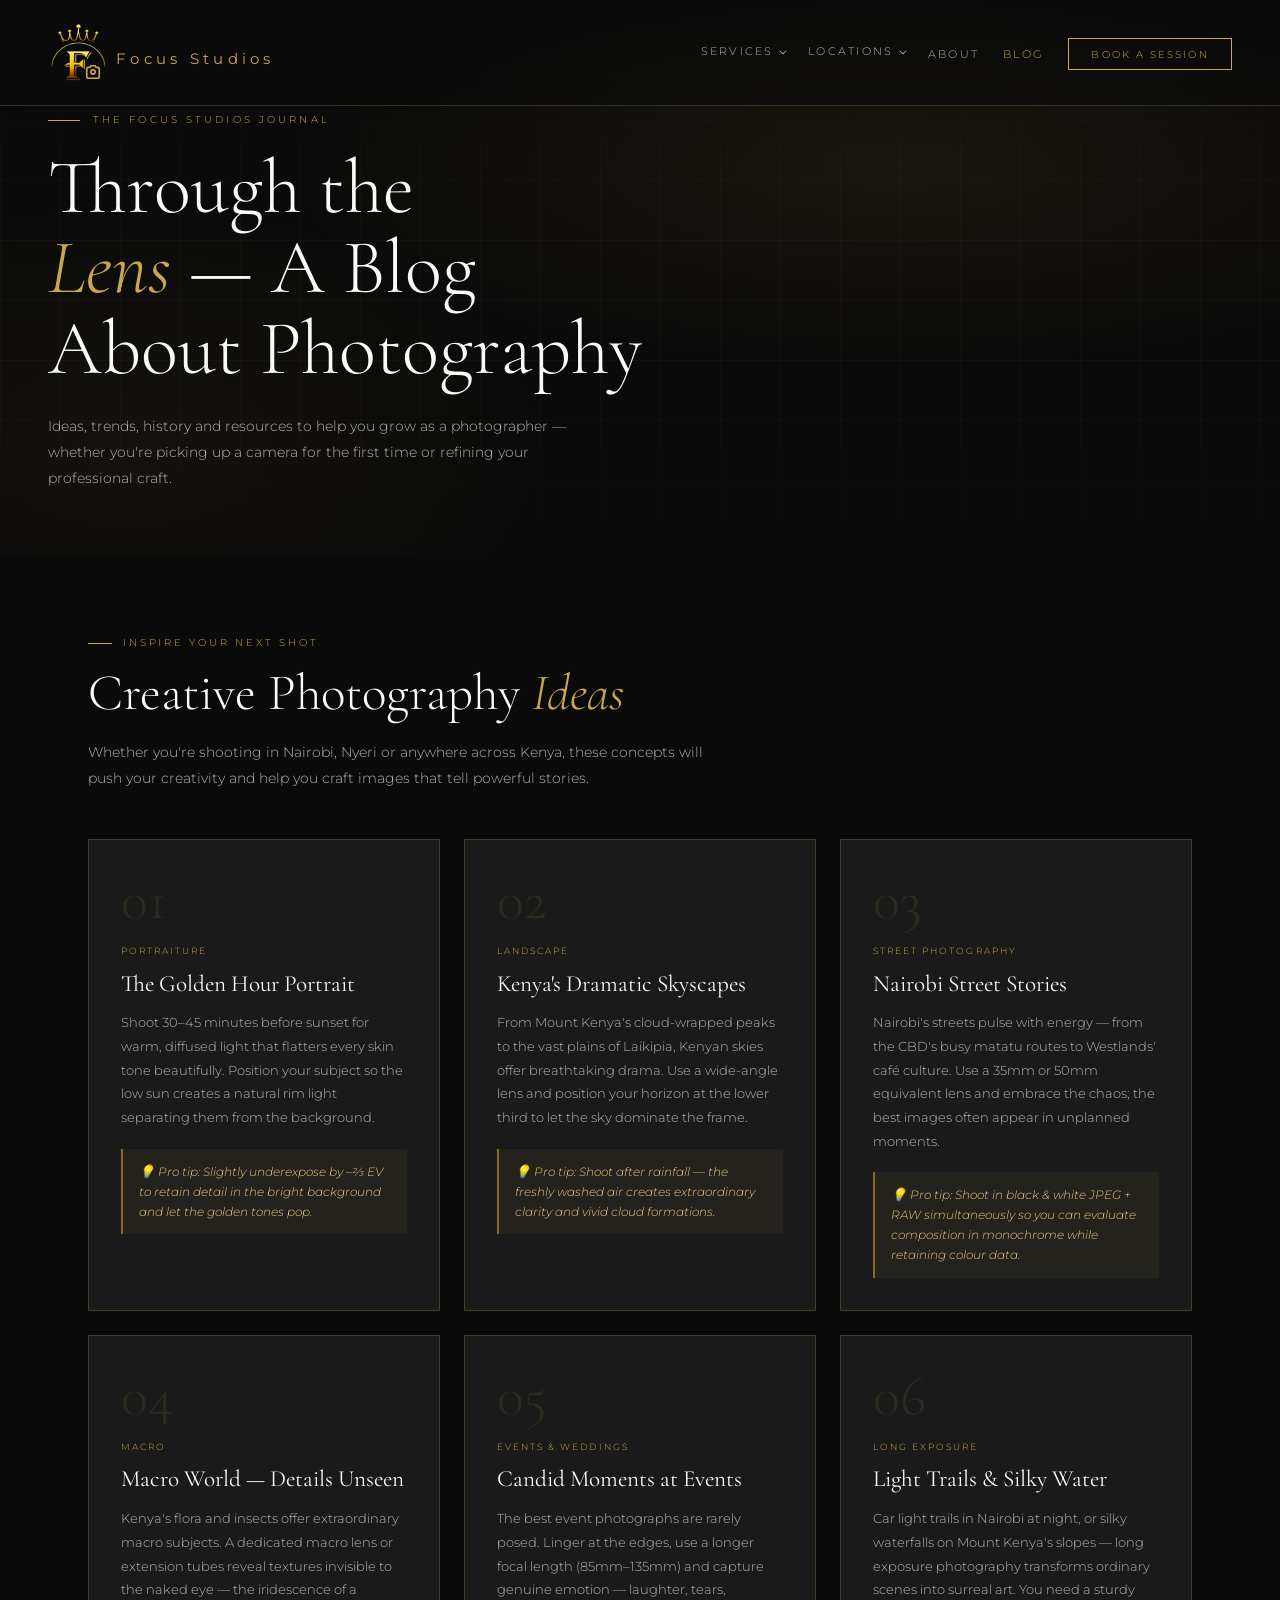
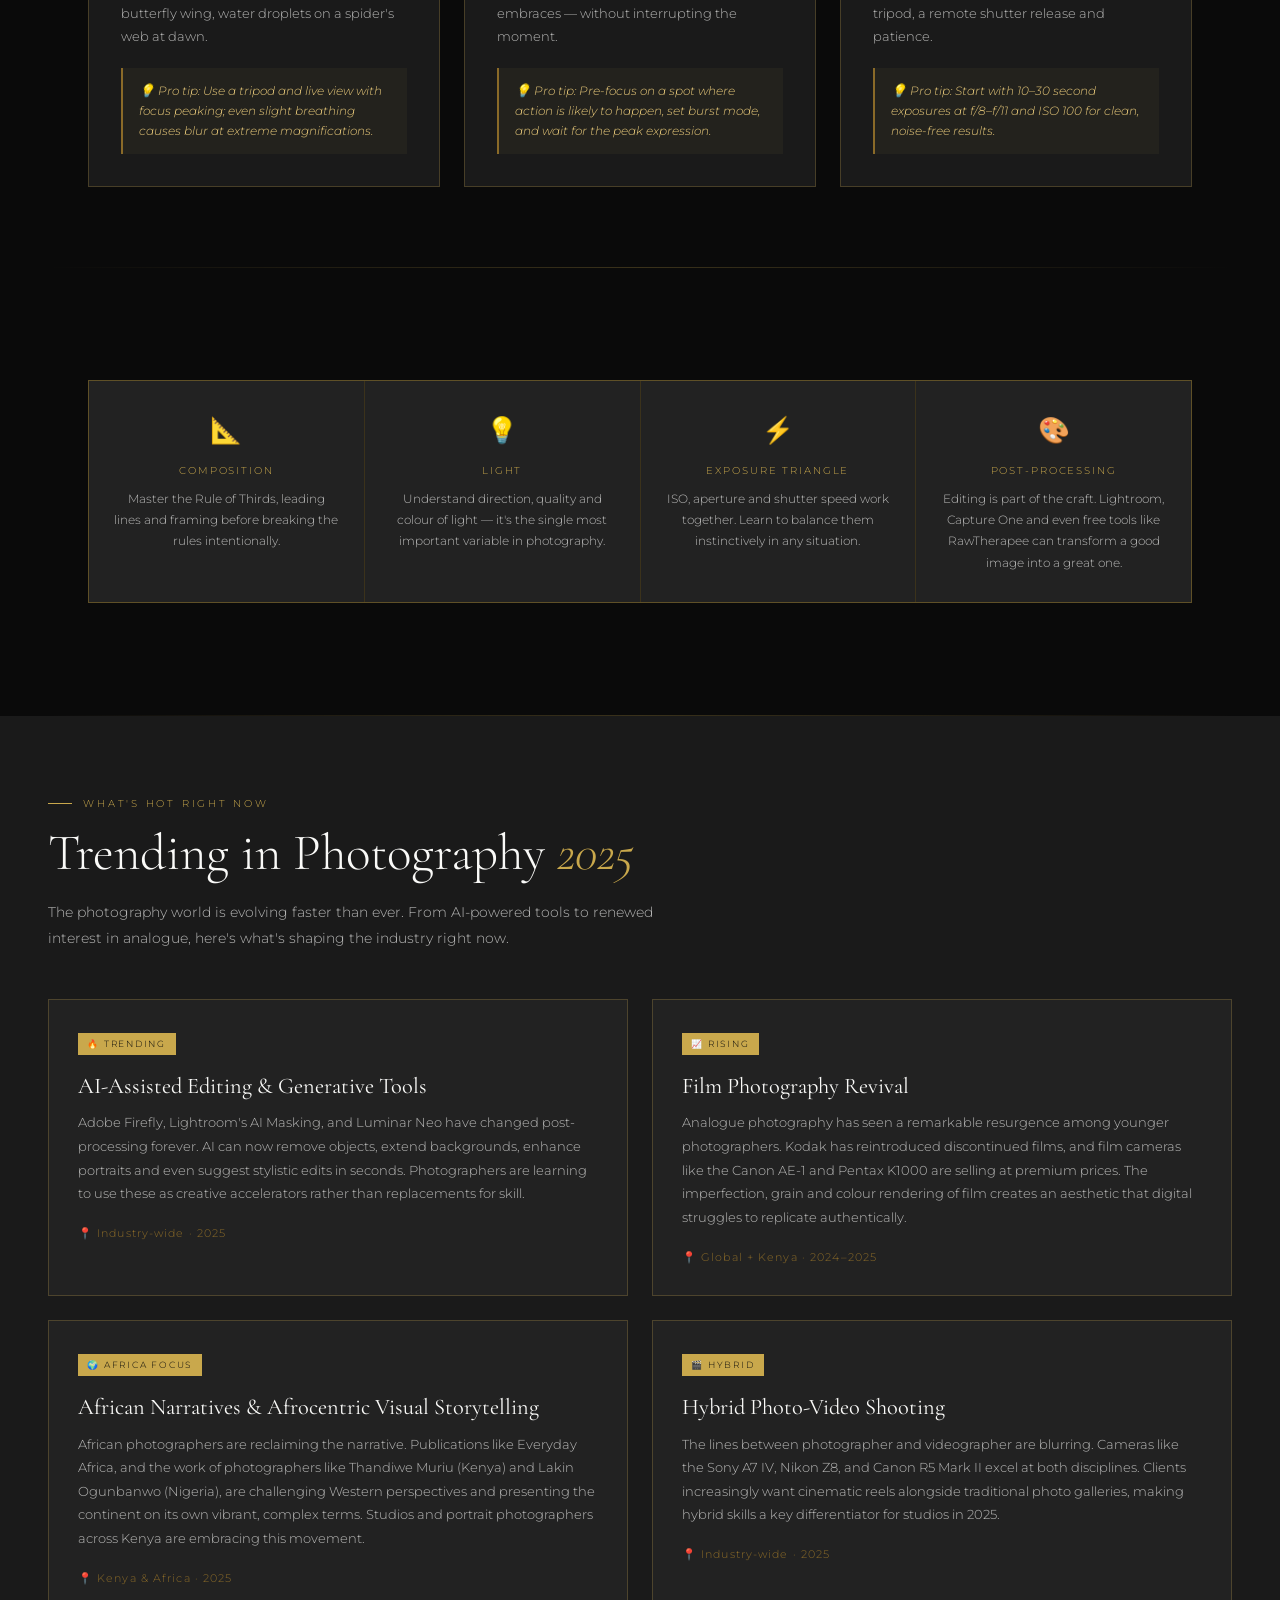
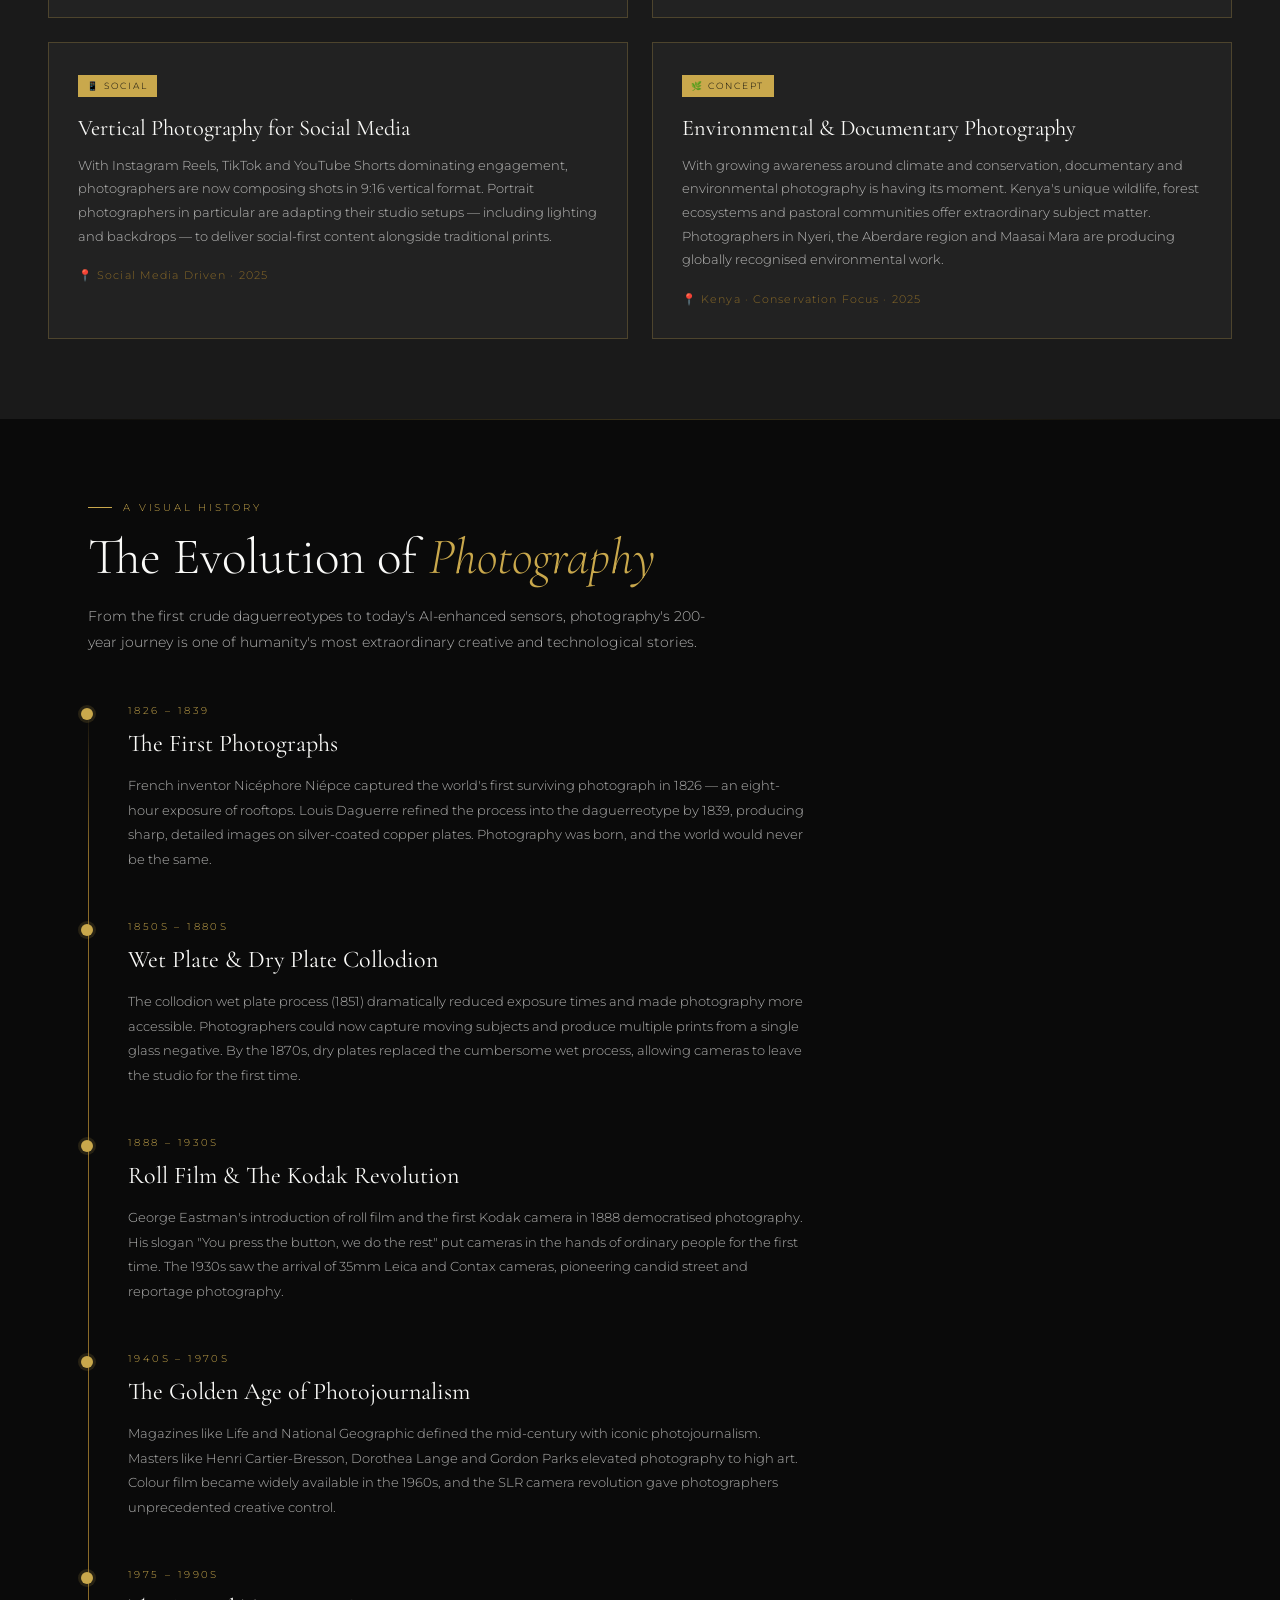
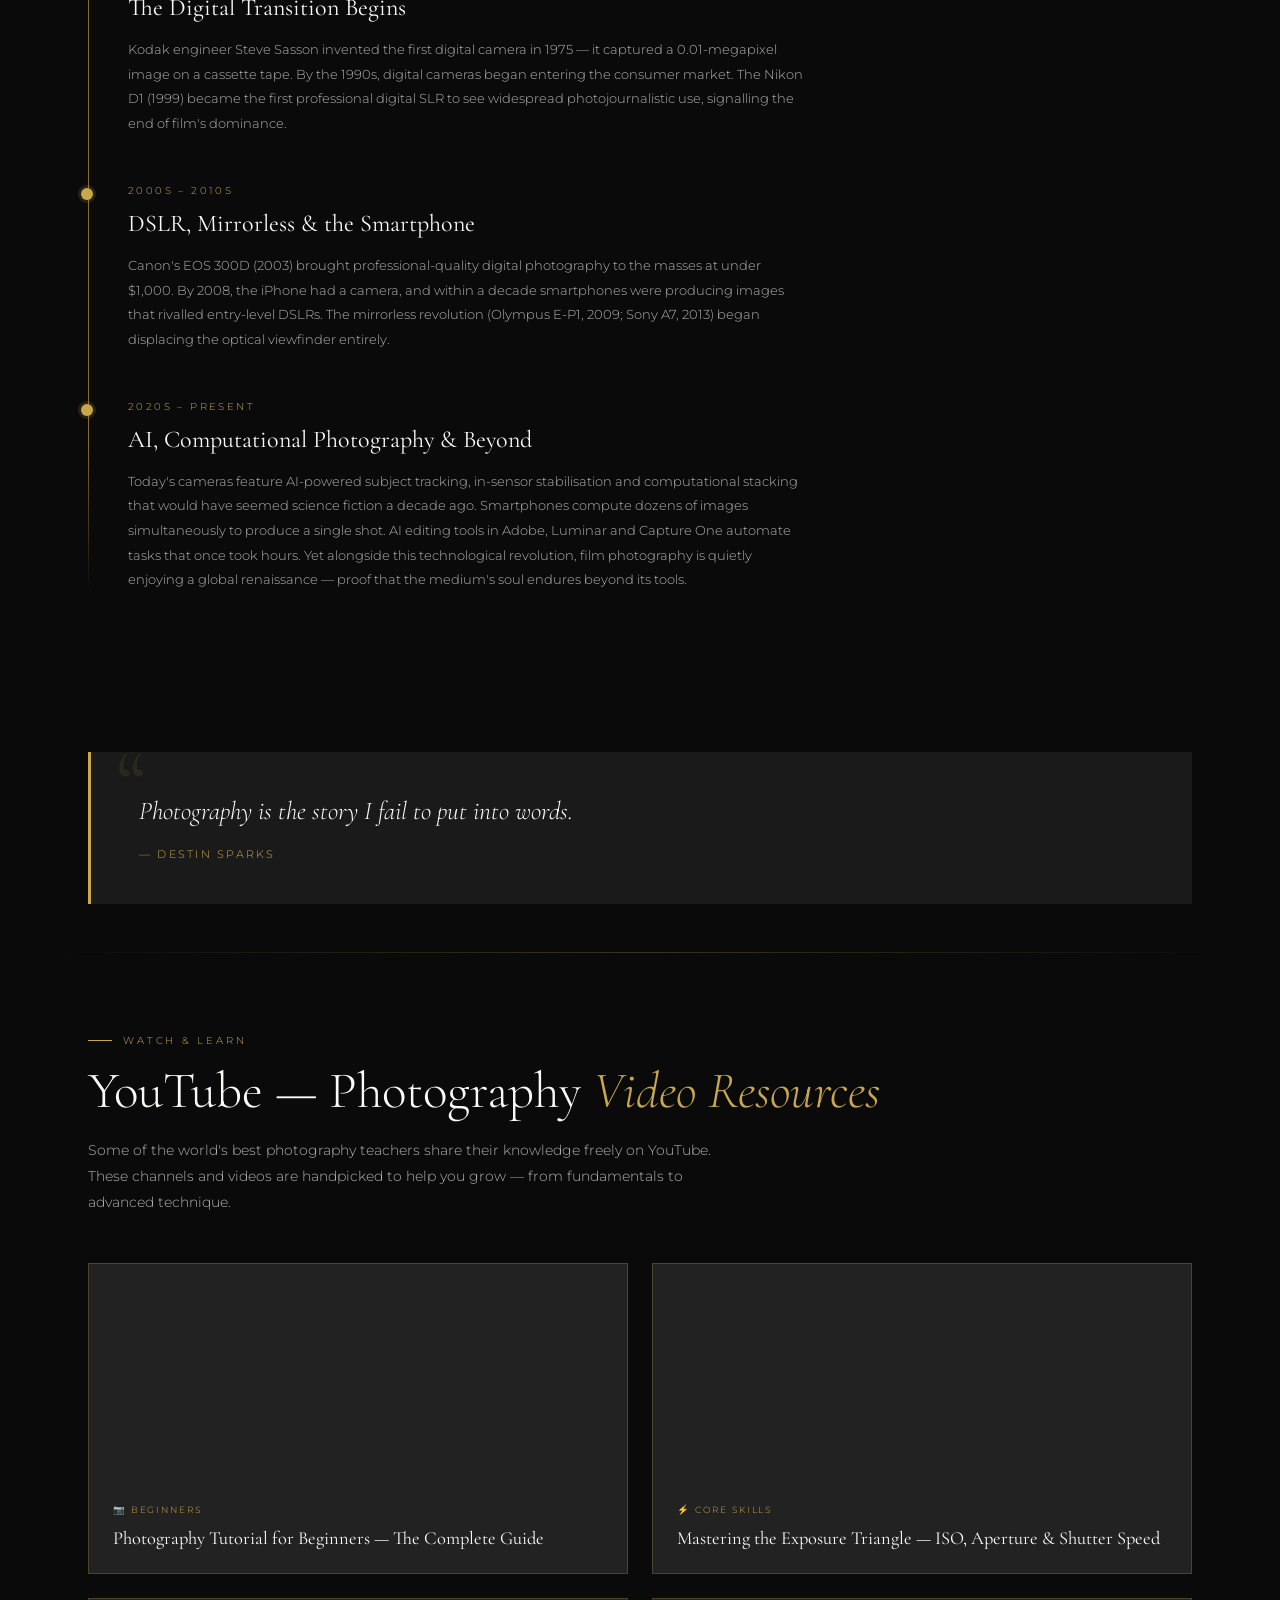
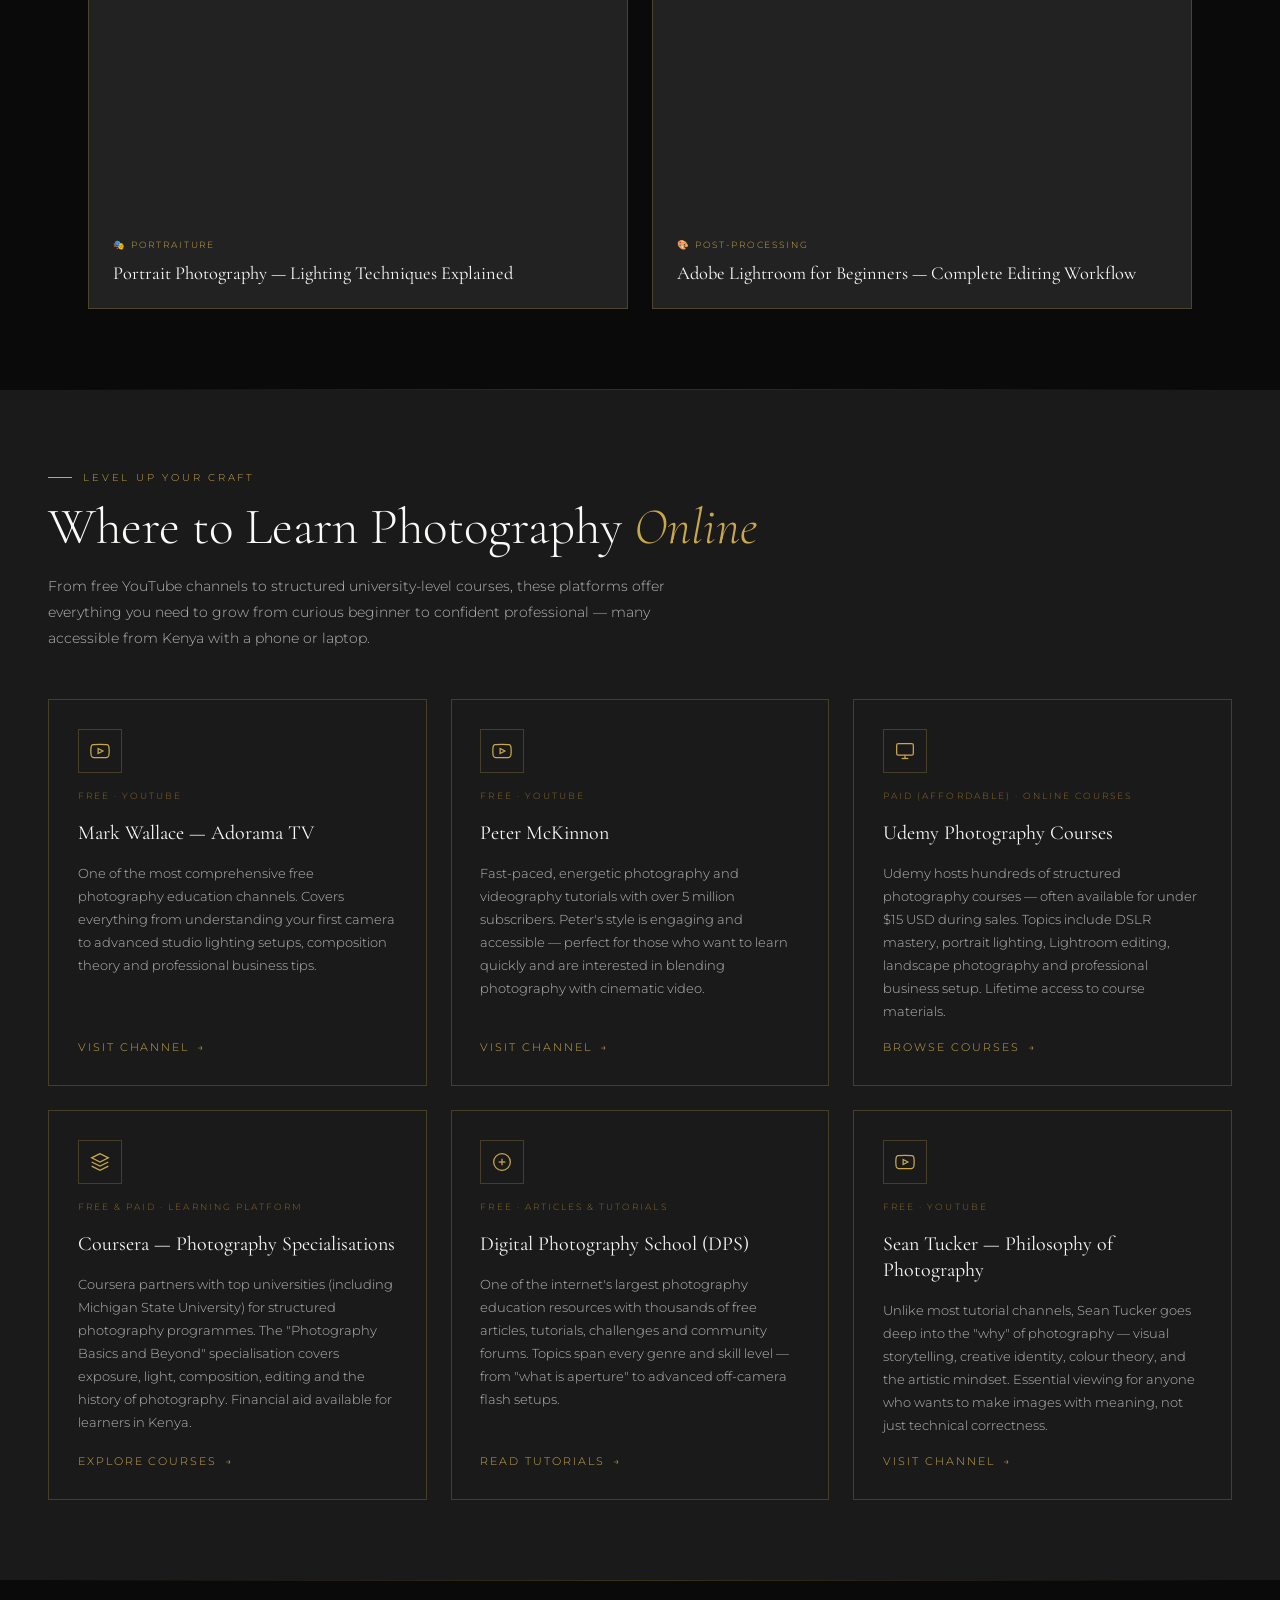
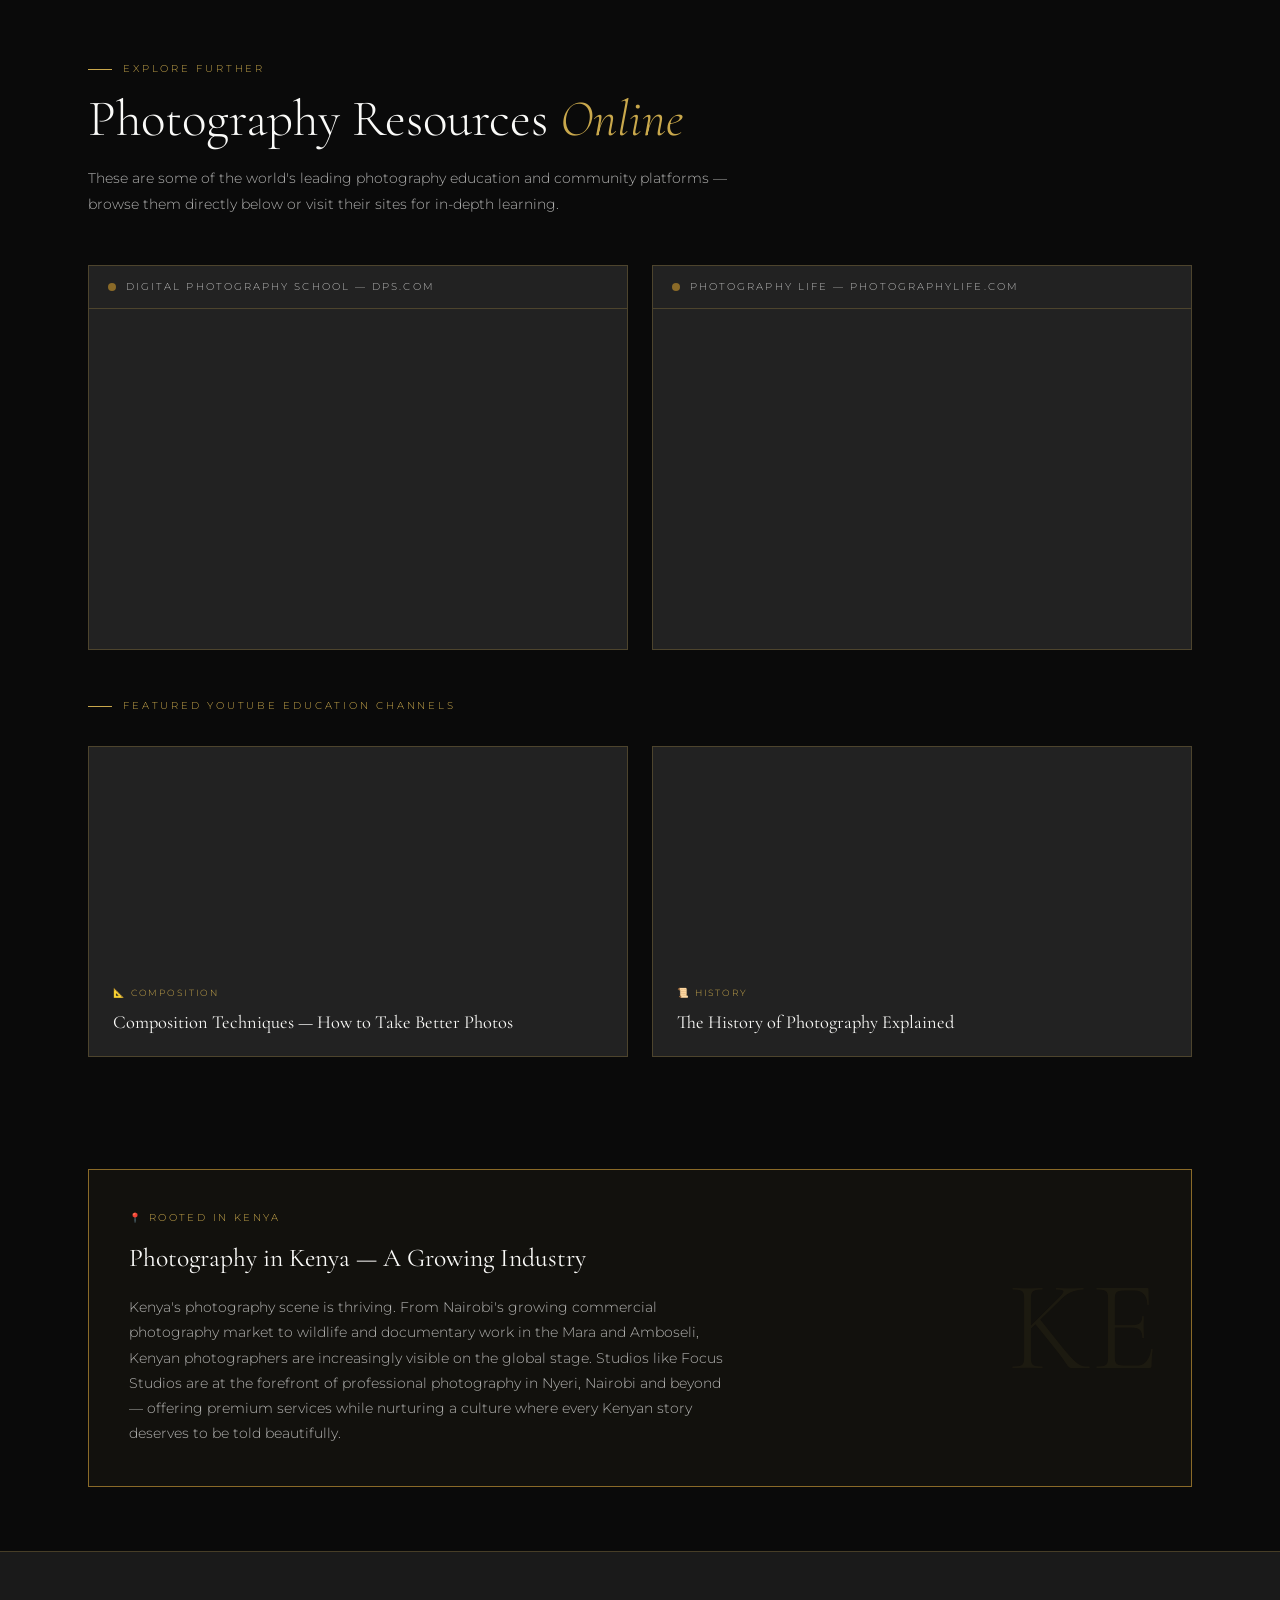
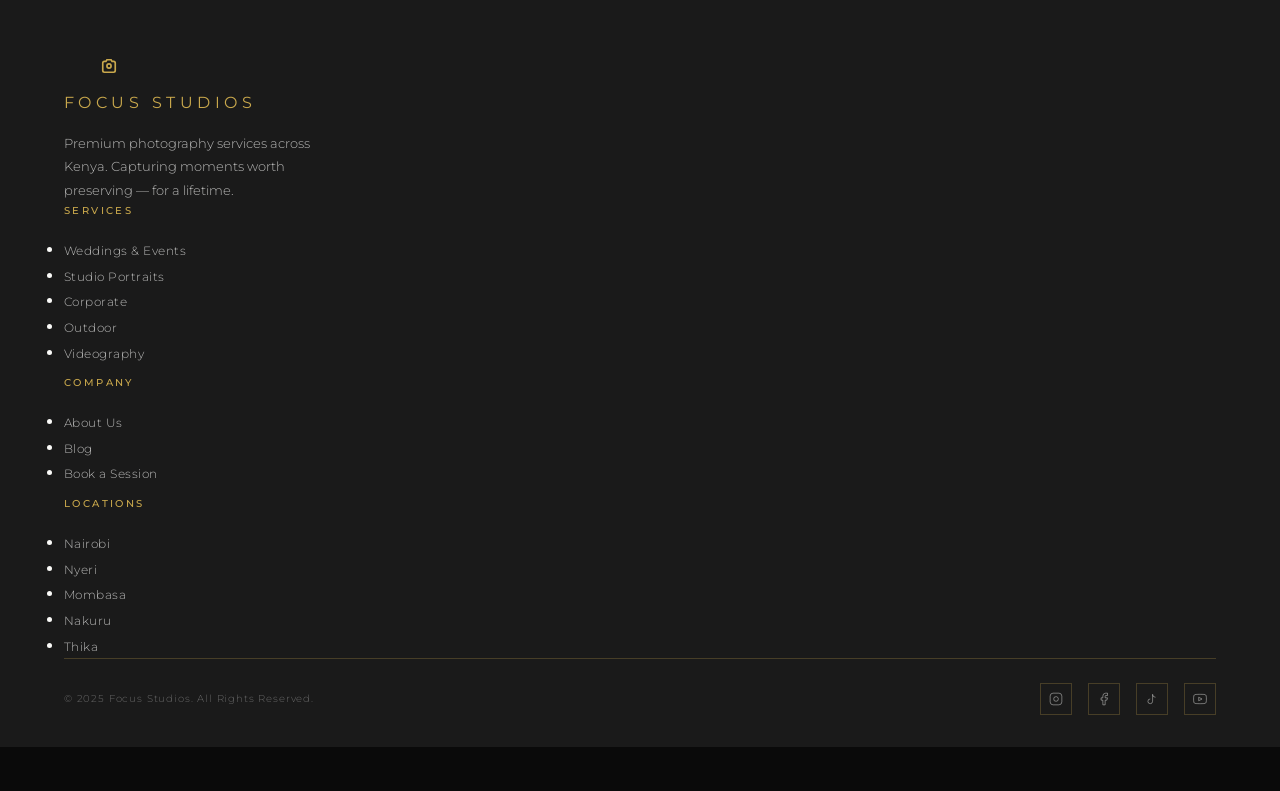
<file: blog.html>
<!DOCTYPE html>
<html lang="en">
<head>
<meta charset="UTF-8">
<meta name="viewport" content="width=device-width, initial-scale=1.0">
<title>Blog – Focus Studios | Photography Insights, Trends & Education</title>
<link rel="stylesheet" href="styles (1).css">
<link rel="shortcut icon" href="favicon.svg" type="image/svg+xml">
<link href="https://fonts.googleapis.com/css2?family=Cormorant+Garamond:ital,wght@0,300;0,400;0,600;1,300;1,400&family=Montserrat:wght@300;400;500;600;700&display=swap" rel="stylesheet">

<style>
/* ═══════════════════════════════════════════
   BLOG PAGE — Focus Studios
   ═══════════════════════════════════════════ */

/* ── PAGE HERO ── */
.blog-hero {
  min-height: 52vh;
  display: flex;
  align-items: flex-end;
  padding: 7rem 3rem 4rem;
  position: relative;
  overflow: hidden;
  background: var(--black);
}

.blog-hero::before {
  content: '';
  position: absolute;
  inset: 0;
  background:
    radial-gradient(ellipse 80% 60% at 70% 30%, rgba(201,168,76,0.08) 0%, transparent 60%),
    radial-gradient(ellipse 60% 80% at 10% 80%, rgba(201,168,76,0.05) 0%, transparent 55%);
}

.blog-hero-grid {
  position: absolute;
  inset: 0;
  background-image:
    linear-gradient(rgba(201,168,76,0.04) 1px, transparent 1px),
    linear-gradient(90deg, rgba(201,168,76,0.04) 1px, transparent 1px);
  background-size: 60px 60px;
  mask-image: linear-gradient(to bottom, transparent 0%, black 40%, black 70%, transparent 100%);
}

.blog-hero-content {
  position: relative;
  z-index: 2;
  max-width: 1200px;
  margin: 0 auto;
  width: 100%;
}

.blog-hero-label {
  font-family: var(--font-body);
  font-size: 0.65rem;
  letter-spacing: 0.3em;
  text-transform: uppercase;
  color: var(--gold);
  margin-bottom: 1.2rem;
  display: flex;
  align-items: center;
  gap: 0.8rem;
}

.blog-hero-label::before {
  content: '';
  display: inline-block;
  width: 32px;
  height: 1px;
  background: var(--gold);
}

.blog-hero h1 {
  font-family: var(--font-display);
  font-size: clamp(2.8rem, 6vw, 5.5rem);
  font-weight: 300;
  line-height: 1.05;
  color: var(--white);
  margin-bottom: 1.5rem;
}

.blog-hero h1 em {
  font-style: italic;
  color: var(--gold);
}

.blog-hero-desc {
  max-width: 560px;
  color: var(--white-dim);
  font-size: 0.9rem;
  line-height: 1.8;
  font-weight: 300;
}

/* ── SECTION LAYOUT ── */
.blog-section {
  padding: 5rem 3rem;
  max-width: 1200px;
  margin: 0 auto;
}

.blog-section-wide {
  padding: 5rem 3rem;
  background: var(--dark-2);
}

.blog-section-wide .inner {
  max-width: 1200px;
  margin: 0 auto;
}

.section-eyebrow {
  font-size: 0.62rem;
  letter-spacing: 0.28em;
  text-transform: uppercase;
  color: var(--gold);
  margin-bottom: 0.8rem;
  display: flex;
  align-items: center;
  gap: 0.7rem;
}

.section-eyebrow::before {
  content: '';
  display: inline-block;
  width: 24px;
  height: 1px;
  background: var(--gold);
}

.blog-section-title {
  font-family: var(--font-display);
  font-size: clamp(2rem, 4vw, 3.2rem);
  font-weight: 300;
  line-height: 1.15;
  color: var(--white);
  margin-bottom: 1rem;
}

.blog-section-title em {
  font-style: italic;
  color: var(--gold);
}

.blog-section-intro {
  color: var(--white-dim);
  font-size: 0.88rem;
  line-height: 1.85;
  max-width: 640px;
  margin-bottom: 3rem;
  font-weight: 300;
}

/* ── IDEA CARDS ── */
.ideas-grid {
  display: grid;
  grid-template-columns: repeat(3, 1fr);
  gap: 1.5rem;
}

.idea-card {
  background: var(--dark-2);
  border: 1px solid var(--border);
  padding: 2rem;
  position: relative;
  overflow: hidden;
  transition: border-color 0.3s, transform 0.3s;
  cursor: default;
}

.idea-card::before {
  content: '';
  position: absolute;
  top: 0; left: 0;
  width: 3px; height: 0;
  background: var(--gold);
  transition: height 0.4s ease;
}

.idea-card:hover { border-color: rgba(201,168,76,0.5); transform: translateY(-4px); }
.idea-card:hover::before { height: 100%; }

.idea-number {
  font-family: var(--font-display);
  font-size: 3.5rem;
  font-weight: 300;
  color: rgba(201,168,76,0.12);
  line-height: 1;
  margin-bottom: 1rem;
  transition: color 0.3s;
}

.idea-card:hover .idea-number { color: rgba(201,168,76,0.25); }

.idea-tag {
  font-size: 0.58rem;
  letter-spacing: 0.22em;
  text-transform: uppercase;
  color: var(--gold);
  margin-bottom: 0.6rem;
}

.idea-title {
  font-family: var(--font-display);
  font-size: 1.45rem;
  font-weight: 400;
  color: var(--white);
  margin-bottom: 0.8rem;
  line-height: 1.3;
}

.idea-body {
  font-size: 0.82rem;
  color: var(--white-dim);
  line-height: 1.8;
  font-weight: 300;
}

.idea-tip {
  margin-top: 1.2rem;
  padding: 0.8rem 1rem;
  border-left: 2px solid var(--gold-dim);
  background: rgba(201,168,76,0.05);
  font-size: 0.78rem;
  color: var(--gold-light);
  font-style: italic;
  line-height: 1.6;
}

/* ── EVOLUTION TIMELINE ── */
.timeline {
  position: relative;
  padding-left: 2.5rem;
  margin-top: 2rem;
}

.timeline::before {
  content: '';
  position: absolute;
  left: 0; top: 0; bottom: 0;
  width: 1px;
  background: linear-gradient(to bottom, transparent, var(--gold-dim) 10%, var(--gold-dim) 90%, transparent);
}

.timeline-item {
  position: relative;
  margin-bottom: 3rem;
  opacity: 0;
  transform: translateX(-20px);
  transition: opacity 0.6s ease, transform 0.6s ease;
}

.timeline-item.visible {
  opacity: 1;
  transform: translateX(0);
}

.timeline-dot {
  position: absolute;
  left: -2.95rem;
  top: 0.3rem;
  width: 12px; height: 12px;
  border-radius: 50%;
  background: var(--gold);
  box-shadow: 0 0 0 3px rgba(201,168,76,0.15);
}

.timeline-era {
  font-size: 0.6rem;
  letter-spacing: 0.25em;
  text-transform: uppercase;
  color: var(--gold);
  margin-bottom: 0.4rem;
}

.timeline-title {
  font-family: var(--font-display);
  font-size: 1.5rem;
  font-weight: 400;
  color: var(--white);
  margin-bottom: 0.6rem;
}

.timeline-body {
  font-size: 0.83rem;
  color: var(--white-dim);
  line-height: 1.85;
  font-weight: 300;
  max-width: 680px;
}

/* ── TRENDING CARDS ── */
.trending-grid {
  display: grid;
  grid-template-columns: repeat(2, 1fr);
  gap: 1.5rem;
}

.trend-card {
  border: 1px solid var(--border);
  padding: 1.8rem;
  background: var(--dark-3);
  transition: border-color 0.3s, background 0.3s;
  position: relative;
}

.trend-card:hover {
  border-color: rgba(201,168,76,0.4);
  background: rgba(201,168,76,0.03);
}

.trend-badge {
  display: inline-block;
  font-size: 0.55rem;
  letter-spacing: 0.2em;
  text-transform: uppercase;
  color: var(--black);
  background: var(--gold);
  padding: 0.25rem 0.6rem;
  margin-bottom: 1rem;
}

.trend-title {
  font-family: var(--font-display);
  font-size: 1.4rem;
  font-weight: 400;
  color: var(--white);
  margin-bottom: 0.7rem;
  line-height: 1.3;
}

.trend-body {
  font-size: 0.82rem;
  color: var(--white-dim);
  line-height: 1.8;
  font-weight: 300;
}

.trend-meta {
  margin-top: 1.2rem;
  font-size: 0.7rem;
  color: var(--gold-dim);
  letter-spacing: 0.1em;
}

/* ── YOUTUBE EMBEDS ── */
.youtube-grid {
  display: grid;
  grid-template-columns: repeat(2, 1fr);
  gap: 1.5rem;
  margin-top: 2rem;
}

.youtube-card {
  border: 1px solid var(--border);
  overflow: hidden;
  background: var(--dark-3);
  transition: border-color 0.3s;
}

.youtube-card:hover { border-color: rgba(201,168,76,0.5); }

.youtube-card iframe {
  width: 100%;
  height: 220px;
  border: none;
  display: block;
}

.youtube-card-info {
  padding: 1.2rem 1.5rem;
}

.youtube-card-label {
  font-size: 0.58rem;
  letter-spacing: 0.2em;
  text-transform: uppercase;
  color: var(--gold);
  margin-bottom: 0.4rem;
}

.youtube-card-title {
  font-family: var(--font-display);
  font-size: 1.15rem;
  font-weight: 400;
  color: var(--white);
}

/* ── RESOURCE / LEARN CARDS ── */
.learn-grid {
  display: grid;
  grid-template-columns: repeat(3, 1fr);
  gap: 1.5rem;
}

.learn-card {
  border: 1px solid var(--border);
  padding: 1.8rem;
  background: var(--dark-2);
  transition: border-color 0.3s, transform 0.3s;
  display: flex;
  flex-direction: column;
  gap: 1rem;
}

.learn-card:hover {
  border-color: rgba(201,168,76,0.45);
  transform: translateY(-3px);
}

.learn-icon {
  width: 44px; height: 44px;
  display: flex;
  align-items: center;
  justify-content: center;
  border: 1px solid var(--border);
  color: var(--gold);
}

.learn-icon svg {
  width: 20px; height: 20px;
  stroke: var(--gold);
  fill: none;
  stroke-width: 1.5;
}

.learn-platform {
  font-size: 0.58rem;
  letter-spacing: 0.22em;
  text-transform: uppercase;
  color: var(--gold-dim);
}

.learn-title {
  font-family: var(--font-display);
  font-size: 1.25rem;
  font-weight: 400;
  color: var(--white);
  line-height: 1.3;
}

.learn-body {
  font-size: 0.8rem;
  color: var(--white-dim);
  line-height: 1.8;
  flex: 1;
}

.learn-link {
  display: inline-flex;
  align-items: center;
  gap: 0.5rem;
  font-size: 0.68rem;
  letter-spacing: 0.18em;
  text-transform: uppercase;
  color: var(--gold);
  text-decoration: none;
  transition: gap 0.2s;
}

.learn-link:hover { gap: 0.9rem; }

.learn-link::after {
  content: '→';
}

/* ── IFRAME SITES ── */
.iframe-embed-section {
  margin-top: 2rem;
  display: grid;
  grid-template-columns: 1fr 1fr;
  gap: 1.5rem;
}

.iframe-block {
  border: 1px solid var(--border);
  overflow: hidden;
  background: var(--dark-3);
}

.iframe-block-header {
  padding: 0.8rem 1.2rem;
  border-bottom: 1px solid var(--border);
  display: flex;
  align-items: center;
  gap: 0.6rem;
}

.iframe-block-dot {
  width: 8px; height: 8px;
  border-radius: 50%;
  background: var(--gold-dim);
}

.iframe-block-name {
  font-size: 0.65rem;
  letter-spacing: 0.2em;
  text-transform: uppercase;
  color: var(--white-dim);
}

.iframe-block iframe {
  width: 100%;
  height: 340px;
  border: none;
  display: block;
}

/* ── DIVIDER ── */
.blog-divider {
  height: 1px;
  background: linear-gradient(to right, transparent, var(--border), transparent);
  margin: 0 3rem;
}

/* ── QUOTE BLOCK ── */
.quote-block {
  background: var(--dark-2);
  border-left: 3px solid var(--gold);
  padding: 2.5rem 3rem;
  margin: 2rem 0;
  position: relative;
}

.quote-block::before {
  content: '\201C';
  font-family: var(--font-display);
  font-size: 6rem;
  color: rgba(201,168,76,0.1);
  position: absolute;
  top: -1rem;
  left: 1.5rem;
  line-height: 1;
}

.quote-text {
  font-family: var(--font-display);
  font-size: 1.6rem;
  font-style: italic;
  font-weight: 300;
  color: var(--white);
  line-height: 1.5;
  margin-bottom: 1rem;
}

.quote-author {
  font-size: 0.7rem;
  letter-spacing: 0.2em;
  text-transform: uppercase;
  color: var(--gold);
}

/* ── TIPS STRIP ── */
.tips-strip {
  display: grid;
  grid-template-columns: repeat(4, 1fr);
  gap: 1px;
  background: var(--border);
  border: 1px solid var(--border);
  margin: 2rem 0;
}

.tip-cell {
  background: var(--dark-3);
  padding: 1.8rem 1.5rem;
  text-align: center;
}

.tip-icon {
  font-size: 1.6rem;
  margin-bottom: 0.8rem;
}

.tip-label {
  font-size: 0.65rem;
  letter-spacing: 0.18em;
  text-transform: uppercase;
  color: var(--gold);
  margin-bottom: 0.5rem;
}

.tip-text {
  font-size: 0.78rem;
  color: var(--white-dim);
  line-height: 1.7;
}

/* ── KENYA FOCUS BOX ── */
.kenya-box {
  border: 1px solid var(--gold-dim);
  padding: 2.5rem;
  background: rgba(201,168,76,0.04);
  margin: 2rem 0;
  position: relative;
  overflow: hidden;
}

.kenya-box::after {
  content: 'KE';
  position: absolute;
  right: 2rem;
  top: 50%;
  transform: translateY(-50%);
  font-family: var(--font-display);
  font-size: 8rem;
  font-weight: 300;
  color: rgba(201,168,76,0.06);
  pointer-events: none;
}

.kenya-box-tag {
  font-size: 0.6rem;
  letter-spacing: 0.25em;
  text-transform: uppercase;
  color: var(--gold);
  margin-bottom: 0.8rem;
}

.kenya-box h3 {
  font-family: var(--font-display);
  font-size: 1.6rem;
  font-weight: 400;
  color: var(--white);
  margin-bottom: 1rem;
}

.kenya-box p {
  font-size: 0.85rem;
  color: var(--white-dim);
  line-height: 1.85;
  max-width: 600px;
}

/* ── RESPONSIVE ── */
@media (max-width: 900px) {
  .blog-hero { padding: 7rem 1.5rem 3rem; }
  .blog-section { padding: 3.5rem 1.5rem; }
  .blog-section-wide { padding: 3.5rem 1.5rem; }
  .ideas-grid { grid-template-columns: 1fr; }
  .trending-grid { grid-template-columns: 1fr; }
  .youtube-grid { grid-template-columns: 1fr; }
  .learn-grid { grid-template-columns: 1fr; }
  .iframe-embed-section { grid-template-columns: 1fr; }
  .tips-strip { grid-template-columns: repeat(2, 1fr); }
  .blog-divider { margin: 0 1.5rem; }
}

@media (max-width: 600px) {
  .blog-hero h1 { font-size: 2.4rem; }
  .tips-strip { grid-template-columns: 1fr; }
}
</style>
</head>
<body>

<!-- ══ AD POPUP ══ -->
<div class="ad-overlay" id="adOverlay">
  <div class="ad-popup">
    <div class="ad-top-bar">
      <span class="ad-badge">Sponsored · Advertisement</span>
      <button class="ad-close" id="adClose" aria-label="Close">✕</button>
    </div>
    <div class="ad-body">
      <div class="ad-logo-row">
        <div class="ad-logo-mark">C</div>
        <div class="ad-brand">
          WEB DESIGN - Casual Code Studios
          <span>Web Design · Kenya</span>
        </div>
      </div>
      <h2 class="ad-headline">Your Dream Website,<br><em>Built to Impress</em></h2>
      <p class="ad-desc">We craft beautiful, fast, and modern websites for photographers, studios, and small businesses across Kenya. From landing pages to full e-commerce — we've got you.</p>
      <div class="ad-features">
        <div class="ad-feature">Custom Designs</div>
        <div class="ad-feature">Mobile First</div>
        <div class="ad-feature">SEO Optimised</div>
        <div class="ad-feature">Fast Delivery</div>
        <div class="ad-feature">Affordable Rates</div>
        <div class="ad-feature">Local Support</div>
      </div>
      <div class="ad-cta-row">
        <a href="https://casual-code-studios.vercel.app/" class="ad-cta" target="_blank">Get a Free Quote</a>
        <button class="ad-skip" id="adSkip">No thanks, dismiss</button>
      </div>
    </div>
    <div class="ad-deco"></div>
  </div>
</div>

<!-- ══ NAVIGATION ══ -->
<nav>
  <a href="index.html" class="logo">
    <div class="logo-icon">
      <svg viewBox="0 0 24 24" fill="none" stroke="#C9A84C" stroke-width="2">
        <circle cx="12" cy="12" r="2.5"/>
        <path d="M6.5 6.5h1.8l1.2-2h5l1.2 2h1.8a2 2 0 0 1 2 2v9a2 2 0 0 1-2 2h-11a2 2 0 0 1-2-2v-9a2 2 0 0 1 2-2z"/>
      </svg>
      <img src="logo.png" alt="logo">
    </div>
    <div class="logo-text">
      <span class="logo-sub">Focus Studios</span>
    </div>
  </a>
  <ul class="nav-links">
    <li class="nav-item">
      <a href="services.html" id="myServices">Services</a>
      <script>document.getElementById("myServices").addEventListener("click",e=>e.preventDefault())</script>
      <ul class="dropdown">
        <li><a href="weddings.html">Weddings & Events</a></li>
        <li><a href="studio.html">Studio Portraits</a></li>
        <li><a href="corporate.html">Corporate</a></li>
        <li><a href="birthdays.html">Birthdays & Baby Showers</a></li>
        <li><a href="graduations.html">Graduations</a></li>
        <li><a href="products.html">Products & Branding</a></li>
        <li><a href="outdoor.html">Outdoor</a></li>
        <li><a href="videography.html">Videography</a></li>
      </ul>
    </li>
    <li class="nav-item">
      <a href="#" id="myLocations">Locations</a>
      <script>document.getElementById("myLocations").addEventListener("click",e=>e.preventDefault())</script>
      <ul class="dropdown">
        <li><a href="locations/nairobi.html">Nairobi</a></li>
        <li><a href="locations/mombasa.html">Mombasa</a></li>
        <li><a href="locations/nyeri.html">Nyeri</a></li>
        <li><a href="locations/nakuru.html">Nakuru</a></li>
        <li><a href="locations/thika.html">Thika</a></li>
      </ul>
    </li>
    <li><a href="about.html">About</a></li>
    <li><a href="blog.html" style="color:var(--gold)">Blog</a></li>
    <li><a href="booking.html" class="nav-cta">Book a Session</a></li>
  </ul>
  <button class="menu-btn" id="menuBtn" aria-label="Open menu">
    <span></span><span></span><span></span>
  </button>
</nav>

<div class="sidebar-overlay" id="sidebarOverlay"></div>
<aside class="sidebar" id="sidebar">
  <ul class="sidebar-nav">
    <li>
      <span class="sidebar-group-label" data-target="sub-services">Services</span>
      <ul class="sidebar-sub" id="sub-services">
        <li><a href="weddings.html">Weddings & Events</a></li>
        <li><a href="studio.html">Studio Portraits</a></li>
        <li><a href="corporate.html">Corporate</a></li>
        <li><a href="birthdays.html">Birthdays & Baby Showers</a></li>
        <li><a href="graduations.html">Graduations</a></li>
        <li><a href="products.html">Products & Branding</a></li>
        <li><a href="outdoor.html">Outdoor</a></li>
        <li><a href="videography.html">Videography</a></li>
      </ul>
    </li>
    <li>
      <span class="sidebar-group-label" data-target="sub-locations">Locations</span>
      <ul class="sidebar-sub" id="sub-locations">
        <li><a href="locations/nairobi.html">Nairobi</a></li>
        <li><a href="locations/mombasa.html">Mombasa</a></li>
        <li><a href="locations/nyeri.html">Nyeri</a></li>
        <li><a href="locations/nakuru.html">Nakuru</a></li>
        <li><a href="locations/thika.html">Thika</a></li>
      </ul>
    </li>
    <li><a href="about.html">About</a></li>
    <li><a href="blog.html">Blog</a></li>
  </ul>
  <a href="booking.html" class="sidebar-cta">Book a Session</a>
</aside>

<!-- ══ HERO ══ -->
<section class="blog-hero">
  <div class="blog-hero-grid"></div>
  <div class="blog-hero-content">
    <p class="blog-hero-label">The Focus Studios Journal</p>
    <h1>Through the<br><em>Lens</em> — A Blog<br>About Photography</h1>
    <p class="blog-hero-desc">Ideas, trends, history and resources to help you grow as a photographer — whether you're picking up a camera for the first time or refining your professional craft.</p>
  </div>
</section>

<!-- ══ SECTION 1: IDEAS ══ -->
<section class="blog-section">
  <p class="section-eyebrow">Inspire Your Next Shot</p>
  <h2 class="blog-section-title">Creative Photography <em>Ideas</em></h2>
  <p class="blog-section-intro">Whether you're shooting in Nairobi, Nyeri or anywhere across Kenya, these concepts will push your creativity and help you craft images that tell powerful stories.</p>

  <div class="ideas-grid">

    <div class="idea-card">
      <div class="idea-number">01</div>
      <div class="idea-tag">Portraiture</div>
      <div class="idea-title">The Golden Hour Portrait</div>
      <div class="idea-body">Shoot 30–45 minutes before sunset for warm, diffused light that flatters every skin tone beautifully. Position your subject so the low sun creates a natural rim light separating them from the background.</div>
      <div class="idea-tip">💡 Pro tip: Slightly underexpose by –⅔ EV to retain detail in the bright background and let the golden tones pop.</div>
    </div>

    <div class="idea-card">
      <div class="idea-number">02</div>
      <div class="idea-tag">Landscape</div>
      <div class="idea-title">Kenya's Dramatic Skyscapes</div>
      <div class="idea-body">From Mount Kenya's cloud-wrapped peaks to the vast plains of Laikipia, Kenyan skies offer breathtaking drama. Use a wide-angle lens and position your horizon at the lower third to let the sky dominate the frame.</div>
      <div class="idea-tip">💡 Pro tip: Shoot after rainfall — the freshly washed air creates extraordinary clarity and vivid cloud formations.</div>
    </div>

    <div class="idea-card">
      <div class="idea-number">03</div>
      <div class="idea-tag">Street Photography</div>
      <div class="idea-title">Nairobi Street Stories</div>
      <div class="idea-body">Nairobi's streets pulse with energy — from the CBD's busy matatu routes to Westlands' café culture. Use a 35mm or 50mm equivalent lens and embrace the chaos; the best images often appear in unplanned moments.</div>
      <div class="idea-tip">💡 Pro tip: Shoot in black & white JPEG + RAW simultaneously so you can evaluate composition in monochrome while retaining colour data.</div>
    </div>

    <div class="idea-card">
      <div class="idea-number">04</div>
      <div class="idea-tag">Macro</div>
      <div class="idea-title">Macro World — Details Unseen</div>
      <div class="idea-body">Kenya's flora and insects offer extraordinary macro subjects. A dedicated macro lens or extension tubes reveal textures invisible to the naked eye — the iridescence of a butterfly wing, water droplets on a spider's web at dawn.</div>
      <div class="idea-tip">💡 Pro tip: Use a tripod and live view with focus peaking; even slight breathing causes blur at extreme magnifications.</div>
    </div>

    <div class="idea-card">
      <div class="idea-number">05</div>
      <div class="idea-tag">Events & Weddings</div>
      <div class="idea-title">Candid Moments at Events</div>
      <div class="idea-body">The best event photographs are rarely posed. Linger at the edges, use a longer focal length (85mm–135mm) and capture genuine emotion — laughter, tears, embraces — without interrupting the moment.</div>
      <div class="idea-tip">💡 Pro tip: Pre-focus on a spot where action is likely to happen, set burst mode, and wait for the peak expression.</div>
    </div>

    <div class="idea-card">
      <div class="idea-number">06</div>
      <div class="idea-tag">Long Exposure</div>
      <div class="idea-title">Light Trails & Silky Water</div>
      <div class="idea-body">Car light trails in Nairobi at night, or silky waterfalls on Mount Kenya's slopes — long exposure photography transforms ordinary scenes into surreal art. You need a sturdy tripod, a remote shutter release and patience.</div>
      <div class="idea-tip">💡 Pro tip: Start with 10–30 second exposures at f/8–f/11 and ISO 100 for clean, noise-free results.</div>
    </div>

  </div>
</section>

<div class="blog-divider"></div>

<!-- ══ SECTION 2: TIPS STRIP ══ -->
<section class="blog-section">
  <div class="tips-strip">
    <div class="tip-cell">
      <div class="tip-icon">📐</div>
      <div class="tip-label">Composition</div>
      <div class="tip-text">Master the Rule of Thirds, leading lines and framing before breaking the rules intentionally.</div>
    </div>
    <div class="tip-cell">
      <div class="tip-icon">💡</div>
      <div class="tip-label">Light</div>
      <div class="tip-text">Understand direction, quality and colour of light — it's the single most important variable in photography.</div>
    </div>
    <div class="tip-cell">
      <div class="tip-icon">⚡</div>
      <div class="tip-label">Exposure Triangle</div>
      <div class="tip-text">ISO, aperture and shutter speed work together. Learn to balance them instinctively in any situation.</div>
    </div>
    <div class="tip-cell">
      <div class="tip-icon">🎨</div>
      <div class="tip-label">Post-Processing</div>
      <div class="tip-text">Editing is part of the craft. Lightroom, Capture One and even free tools like RawTherapee can transform a good image into a great one.</div>
    </div>
  </div>
</section>

<div class="blog-divider"></div>

<!-- ══ SECTION 3: TRENDING ══ -->
<div class="blog-section-wide">
  <div class="inner">
    <p class="section-eyebrow">What's Hot Right Now</p>
    <h2 class="blog-section-title">Trending in Photography <em>2025</em></h2>
    <p class="blog-section-intro">The photography world is evolving faster than ever. From AI-powered tools to renewed interest in analogue, here's what's shaping the industry right now.</p>

    <div class="trending-grid">
      <div class="trend-card">
        <span class="trend-badge">🔥 Trending</span>
        <div class="trend-title">AI-Assisted Editing & Generative Tools</div>
        <div class="trend-body">Adobe Firefly, Lightroom's AI Masking, and Luminar Neo have changed post-processing forever. AI can now remove objects, extend backgrounds, enhance portraits and even suggest stylistic edits in seconds. Photographers are learning to use these as creative accelerators rather than replacements for skill.</div>
        <div class="trend-meta">📍 Industry-wide · 2025</div>
      </div>

      <div class="trend-card">
        <span class="trend-badge">📈 Rising</span>
        <div class="trend-title">Film Photography Revival</div>
        <div class="trend-body">Analogue photography has seen a remarkable resurgence among younger photographers. Kodak has reintroduced discontinued films, and film cameras like the Canon AE-1 and Pentax K1000 are selling at premium prices. The imperfection, grain and colour rendering of film creates an aesthetic that digital struggles to replicate authentically.</div>
        <div class="trend-meta">📍 Global + Kenya · 2024–2025</div>
      </div>

      <div class="trend-card">
        <span class="trend-badge">🌍 Africa Focus</span>
        <div class="trend-title">African Narratives & Afrocentric Visual Storytelling</div>
        <div class="trend-body">African photographers are reclaiming the narrative. Publications like Everyday Africa, and the work of photographers like Thandiwe Muriu (Kenya) and Lakin Ogunbanwo (Nigeria), are challenging Western perspectives and presenting the continent on its own vibrant, complex terms. Studios and portrait photographers across Kenya are embracing this movement.</div>
        <div class="trend-meta">📍 Kenya & Africa · 2025</div>
      </div>

      <div class="trend-card">
        <span class="trend-badge">🎬 Hybrid</span>
        <div class="trend-title">Hybrid Photo-Video Shooting</div>
        <div class="trend-body">The lines between photographer and videographer are blurring. Cameras like the Sony A7 IV, Nikon Z8, and Canon R5 Mark II excel at both disciplines. Clients increasingly want cinematic reels alongside traditional photo galleries, making hybrid skills a key differentiator for studios in 2025.</div>
        <div class="trend-meta">📍 Industry-wide · 2025</div>
      </div>

      <div class="trend-card">
        <span class="trend-badge">📱 Social</span>
        <div class="trend-title">Vertical Photography for Social Media</div>
        <div class="trend-body">With Instagram Reels, TikTok and YouTube Shorts dominating engagement, photographers are now composing shots in 9:16 vertical format. Portrait photographers in particular are adapting their studio setups — including lighting and backdrops — to deliver social-first content alongside traditional prints.</div>
        <div class="trend-meta">📍 Social Media Driven · 2025</div>
      </div>

      <div class="trend-card">
        <span class="trend-badge">🌿 Concept</span>
        <div class="trend-title">Environmental & Documentary Photography</div>
        <div class="trend-body">With growing awareness around climate and conservation, documentary and environmental photography is having its moment. Kenya's unique wildlife, forest ecosystems and pastoral communities offer extraordinary subject matter. Photographers in Nyeri, the Aberdare region and Maasai Mara are producing globally recognised environmental work.</div>
        <div class="trend-meta">📍 Kenya · Conservation Focus · 2025</div>
      </div>
    </div>
  </div>
</div>

<div class="blog-divider"></div>

<!-- ══ SECTION 4: EVOLUTION TIMELINE ══ -->
<section class="blog-section">
  <p class="section-eyebrow">A Visual History</p>
  <h2 class="blog-section-title">The Evolution of <em>Photography</em></h2>
  <p class="blog-section-intro">From the first crude daguerreotypes to today's AI-enhanced sensors, photography's 200-year journey is one of humanity's most extraordinary creative and technological stories.</p>

  <div class="timeline" id="timeline">

    <div class="timeline-item">
      <div class="timeline-dot"></div>
      <div class="timeline-era">1826 – 1839</div>
      <div class="timeline-title">The First Photographs</div>
      <div class="timeline-body">French inventor Nicéphore Niépce captured the world's first surviving photograph in 1826 — an eight-hour exposure of rooftops. Louis Daguerre refined the process into the daguerreotype by 1839, producing sharp, detailed images on silver-coated copper plates. Photography was born, and the world would never be the same.</div>
    </div>

    <div class="timeline-item">
      <div class="timeline-dot"></div>
      <div class="timeline-era">1850s – 1880s</div>
      <div class="timeline-title">Wet Plate & Dry Plate Collodion</div>
      <div class="timeline-body">The collodion wet plate process (1851) dramatically reduced exposure times and made photography more accessible. Photographers could now capture moving subjects and produce multiple prints from a single glass negative. By the 1870s, dry plates replaced the cumbersome wet process, allowing cameras to leave the studio for the first time.</div>
    </div>

    <div class="timeline-item">
      <div class="timeline-dot"></div>
      <div class="timeline-era">1888 – 1930s</div>
      <div class="timeline-title">Roll Film & The Kodak Revolution</div>
      <div class="timeline-body">George Eastman's introduction of roll film and the first Kodak camera in 1888 democratised photography. His slogan "You press the button, we do the rest" put cameras in the hands of ordinary people for the first time. The 1930s saw the arrival of 35mm Leica and Contax cameras, pioneering candid street and reportage photography.</div>
    </div>

    <div class="timeline-item">
      <div class="timeline-dot"></div>
      <div class="timeline-era">1940s – 1970s</div>
      <div class="timeline-title">The Golden Age of Photojournalism</div>
      <div class="timeline-body">Magazines like Life and National Geographic defined the mid-century with iconic photojournalism. Masters like Henri Cartier-Bresson, Dorothea Lange and Gordon Parks elevated photography to high art. Colour film became widely available in the 1960s, and the SLR camera revolution gave photographers unprecedented creative control.</div>
    </div>

    <div class="timeline-item">
      <div class="timeline-dot"></div>
      <div class="timeline-era">1975 – 1990s</div>
      <div class="timeline-title">The Digital Transition Begins</div>
      <div class="timeline-body">Kodak engineer Steve Sasson invented the first digital camera in 1975 — it captured a 0.01-megapixel image on a cassette tape. By the 1990s, digital cameras began entering the consumer market. The Nikon D1 (1999) became the first professional digital SLR to see widespread photojournalistic use, signalling the end of film's dominance.</div>
    </div>

    <div class="timeline-item">
      <div class="timeline-dot"></div>
      <div class="timeline-era">2000s – 2010s</div>
      <div class="timeline-title">DSLR, Mirrorless & the Smartphone</div>
      <div class="timeline-body">Canon's EOS 300D (2003) brought professional-quality digital photography to the masses at under $1,000. By 2008, the iPhone had a camera, and within a decade smartphones were producing images that rivalled entry-level DSLRs. The mirrorless revolution (Olympus E-P1, 2009; Sony A7, 2013) began displacing the optical viewfinder entirely.</div>
    </div>

    <div class="timeline-item">
      <div class="timeline-dot"></div>
      <div class="timeline-era">2020s – Present</div>
      <div class="timeline-title">AI, Computational Photography & Beyond</div>
      <div class="timeline-body">Today's cameras feature AI-powered subject tracking, in-sensor stabilisation and computational stacking that would have seemed science fiction a decade ago. Smartphones compute dozens of images simultaneously to produce a single shot. AI editing tools in Adobe, Luminar and Capture One automate tasks that once took hours. Yet alongside this technological revolution, film photography is quietly enjoying a global renaissance — proof that the medium's soul endures beyond its tools.</div>
    </div>

  </div>
</section>

<!-- ══ QUOTE BLOCK ══ -->
<div style="padding: 0 3rem; max-width: 1200px; margin: 0 auto;">
  <div class="quote-block">
    <div class="quote-text">Photography is the story I fail to put into words.</div>
    <div class="quote-author">— Destin Sparks</div>
  </div>
</div>

<div class="blog-divider" style="margin-top:3rem;"></div>

<!-- ══ SECTION 5: YOUTUBE EMBEDS ══ -->
<section class="blog-section">
  <p class="section-eyebrow">Watch & Learn</p>
  <h2 class="blog-section-title">YouTube — Photography <em>Video Resources</em></h2>
  <p class="blog-section-intro">Some of the world's best photography teachers share their knowledge freely on YouTube. These channels and videos are handpicked to help you grow — from fundamentals to advanced technique.</p>

  <div class="youtube-grid">

    <div class="youtube-card">
      <iframe
        src="https://www.youtube.com/embed/GEVUsHjSdRY"
        title="Photography Tutorial for Beginners"
        allow="accelerometer; autoplay; clipboard-write; encrypted-media; gyroscope; picture-in-picture"
        allowfullscreen
        loading="lazy">
      </iframe>
      <div class="youtube-card-info">
        <div class="youtube-card-label">📷 Beginners</div>
        <div class="youtube-card-title">Photography Tutorial for Beginners — The Complete Guide</div>
      </div>
    </div>

    <div class="youtube-card">
      <iframe
        src="https://www.youtube.com/embed/7iMTMEwxpqc"
        title="Understanding Exposure Triangle"
        allow="accelerometer; autoplay; clipboard-write; encrypted-media; gyroscope; picture-in-picture"
        allowfullscreen
        loading="lazy">
      </iframe>
      <div class="youtube-card-info">
        <div class="youtube-card-label">⚡ Core Skills</div>
        <div class="youtube-card-title">Mastering the Exposure Triangle — ISO, Aperture & Shutter Speed</div>
      </div>
    </div>

    <div class="youtube-card">
      <iframe
        src="https://www.youtube.com/embed/9oqGrQabJb4"
        title="Portrait Photography Lighting"
        allow="accelerometer; autoplay; clipboard-write; encrypted-media; gyroscope; picture-in-picture"
        allowfullscreen
        loading="lazy">
      </iframe>
      <div class="youtube-card-info">
        <div class="youtube-card-label">🎭 Portraiture</div>
        <div class="youtube-card-title">Portrait Photography — Lighting Techniques Explained</div>
      </div>
    </div>

    <div class="youtube-card">
      <iframe
        src="https://www.youtube.com/embed/Y64E2Sgh5aE"
        title="Lightroom Editing Tutorial"
        allow="accelerometer; autoplay; clipboard-write; encrypted-media; gyroscope; picture-in-picture"
        allowfullscreen
        loading="lazy">
      </iframe>
      <div class="youtube-card-info">
        <div class="youtube-card-label">🎨 Post-Processing</div>
        <div class="youtube-card-title">Adobe Lightroom for Beginners — Complete Editing Workflow</div>
      </div>
    </div>

  </div>
</section>

<div class="blog-divider"></div>

<!-- ══ SECTION 6: LEARN ONLINE ══ -->
<div class="blog-section-wide">
  <div class="inner">
    <p class="section-eyebrow">Level Up Your Craft</p>
    <h2 class="blog-section-title">Where to Learn Photography <em>Online</em></h2>
    <p class="blog-section-intro">From free YouTube channels to structured university-level courses, these platforms offer everything you need to grow from curious beginner to confident professional — many accessible from Kenya with a phone or laptop.</p>

    <div class="learn-grid">

      <div class="learn-card">
        <div class="learn-icon">
          <svg viewBox="0 0 24 24"><path d="M22.54 6.42a2.78 2.78 0 0 0-1.94-1.96C18.88 4 12 4 12 4s-6.88 0-8.6.46a2.78 2.78 0 0 0-1.94 1.96A29 29 0 0 0 1 12a29 29 0 0 0 .46 5.58A2.78 2.78 0 0 0 3.4 19.54C5.12 20 12 20 12 20s6.88 0 8.6-.46a2.78 2.78 0 0 0 1.94-1.96A29 29 0 0 0 23 12a29 29 0 0 0-.46-5.58z"/><polygon points="9.75 15.02 15.5 12 9.75 8.98 9.75 15.02"/></svg>
        </div>
        <div class="learn-platform">Free · YouTube</div>
        <div class="learn-title">Mark Wallace — Adorama TV</div>
        <div class="learn-body">One of the most comprehensive free photography education channels. Covers everything from understanding your first camera to advanced studio lighting setups, composition theory and professional business tips.</div>
        <a href="https://www.youtube.com/@AdoramaTV" target="_blank" class="learn-link">Visit Channel</a>
      </div>

      <div class="learn-card">
        <div class="learn-icon">
          <svg viewBox="0 0 24 24"><path d="M22.54 6.42a2.78 2.78 0 0 0-1.94-1.96C18.88 4 12 4 12 4s-6.88 0-8.6.46a2.78 2.78 0 0 0-1.94 1.96A29 29 0 0 0 1 12a29 29 0 0 0 .46 5.58A2.78 2.78 0 0 0 3.4 19.54C5.12 20 12 20 12 20s6.88 0 8.6-.46a2.78 2.78 0 0 0 1.94-1.96A29 29 0 0 0 23 12a29 29 0 0 0-.46-5.58z"/><polygon points="9.75 15.02 15.5 12 9.75 8.98 9.75 15.02"/></svg>
        </div>
        <div class="learn-platform">Free · YouTube</div>
        <div class="learn-title">Peter McKinnon</div>
        <div class="learn-body">Fast-paced, energetic photography and videography tutorials with over 5 million subscribers. Peter's style is engaging and accessible — perfect for those who want to learn quickly and are interested in blending photography with cinematic video.</div>
        <a href="https://www.youtube.com/@PeterMcKinnon" target="_blank" class="learn-link">Visit Channel</a>
      </div>

      <div class="learn-card">
        <div class="learn-icon">
          <svg viewBox="0 0 24 24"><rect x="2" y="3" width="20" height="14" rx="2"/><line x1="8" y1="21" x2="16" y2="21"/><line x1="12" y1="17" x2="12" y2="21"/></svg>
        </div>
        <div class="learn-platform">Paid (Affordable) · Online Courses</div>
        <div class="learn-title">Udemy Photography Courses</div>
        <div class="learn-body">Udemy hosts hundreds of structured photography courses — often available for under $15 USD during sales. Topics include DSLR mastery, portrait lighting, Lightroom editing, landscape photography and professional business setup. Lifetime access to course materials.</div>
        <a href="https://www.udemy.com/courses/photography-and-video/" target="_blank" class="learn-link">Browse Courses</a>
      </div>

      <div class="learn-card">
        <div class="learn-icon">
          <svg viewBox="0 0 24 24"><path d="M12 2L2 7l10 5 10-5-10-5z"/><path d="M2 17l10 5 10-5"/><path d="M2 12l10 5 10-5"/></svg>
        </div>
        <div class="learn-platform">Free & Paid · Learning Platform</div>
        <div class="learn-title">Coursera — Photography Specialisations</div>
        <div class="learn-body">Coursera partners with top universities (including Michigan State University) for structured photography programmes. The "Photography Basics and Beyond" specialisation covers exposure, light, composition, editing and the history of photography. Financial aid available for learners in Kenya.</div>
        <a href="https://www.coursera.org/browse/arts-and-humanities/music-and-art" target="_blank" class="learn-link">Explore Courses</a>
      </div>

      <div class="learn-card">
        <div class="learn-icon">
          <svg viewBox="0 0 24 24"><circle cx="12" cy="12" r="10"/><line x1="12" y1="8" x2="12" y2="16"/><line x1="8" y1="12" x2="16" y2="12"/></svg>
        </div>
        <div class="learn-platform">Free · Articles & Tutorials</div>
        <div class="learn-title">Digital Photography School (DPS)</div>
        <div class="learn-body">One of the internet's largest photography education resources with thousands of free articles, tutorials, challenges and community forums. Topics span every genre and skill level — from "what is aperture" to advanced off-camera flash setups.</div>
        <a href="https://digital-photography-school.com" target="_blank" class="learn-link">Read Tutorials</a>
      </div>

      <div class="learn-card">
        <div class="learn-icon">
          <svg viewBox="0 0 24 24"><path d="M22.54 6.42a2.78 2.78 0 0 0-1.94-1.96C18.88 4 12 4 12 4s-6.88 0-8.6.46a2.78 2.78 0 0 0-1.94 1.96A29 29 0 0 0 1 12a29 29 0 0 0 .46 5.58A2.78 2.78 0 0 0 3.4 19.54C5.12 20 12 20 12 20s6.88 0 8.6-.46a2.78 2.78 0 0 0 1.94-1.96A29 29 0 0 0 23 12a29 29 0 0 0-.46-5.58z"/><polygon points="9.75 15.02 15.5 12 9.75 8.98 9.75 15.02"/></svg>
        </div>
        <div class="learn-platform">Free · YouTube</div>
        <div class="learn-title">Sean Tucker — Philosophy of Photography</div>
        <div class="learn-body">Unlike most tutorial channels, Sean Tucker goes deep into the "why" of photography — visual storytelling, creative identity, colour theory, and the artistic mindset. Essential viewing for anyone who wants to make images with meaning, not just technical correctness.</div>
        <a href="https://www.youtube.com/@seantuck" target="_blank" class="learn-link">Visit Channel</a>
      </div>

    </div>
  </div>
</div>

<div class="blog-divider"></div>

<!-- ══ SECTION 7: RESOURCE IFRAMES ══ -->
<section class="blog-section">
  <p class="section-eyebrow">Explore Further</p>
  <h2 class="blog-section-title">Photography Resources <em>Online</em></h2>
  <p class="blog-section-intro">These are some of the world's leading photography education and community platforms — browse them directly below or visit their sites for in-depth learning.</p>

  <div class="iframe-embed-section">

    <div class="iframe-block">
      <div class="iframe-block-header">
        <div class="iframe-block-dot"></div>
        <span class="iframe-block-name">Digital Photography School — dps.com</span>
      </div>
      <iframe
        src="https://digital-photography-school.com"
        title="Digital Photography School"
        loading="lazy"
        sandbox="allow-scripts allow-same-origin allow-popups allow-forms">
      </iframe>
    </div>

    <div class="iframe-block">
      <div class="iframe-block-header">
        <div class="iframe-block-dot"></div>
        <span class="iframe-block-name">Photography Life — photographylife.com</span>
      </div>
      <iframe
        src="https://photographylife.com"
        title="Photography Life"
        loading="lazy"
        sandbox="allow-scripts allow-same-origin allow-popups allow-forms">
      </iframe>
    </div>

  </div>

  <!-- YouTube channel showcases -->
  <div style="margin-top: 3rem;">
    <p class="section-eyebrow" style="margin-bottom:1.5rem;">Featured YouTube Education Channels</p>

    <div class="youtube-grid">

      <div class="youtube-card">
        <iframe
          src="https://www.youtube.com/embed/6bTNbHMDBec"
          title="Composition in Photography"
          allow="accelerometer; autoplay; clipboard-write; encrypted-media; gyroscope; picture-in-picture"
          allowfullscreen
          loading="lazy">
        </iframe>
        <div class="youtube-card-info">
          <div class="youtube-card-label">📐 Composition</div>
          <div class="youtube-card-title">Composition Techniques — How to Take Better Photos</div>
        </div>
      </div>

      <div class="youtube-card">
        <iframe
          src="https://www.youtube.com/embed/bHSsKMwgCxI"
          title="History of Photography"
          allow="accelerometer; autoplay; clipboard-write; encrypted-media; gyroscope; picture-in-picture"
          allowfullscreen
          loading="lazy">
        </iframe>
        <div class="youtube-card-info">
          <div class="youtube-card-label">📜 History</div>
          <div class="youtube-card-title">The History of Photography Explained</div>
        </div>
      </div>

    </div>
  </div>
</section>

<!-- ══ KENYA BOX ══ -->
<div style="padding: 0 3rem; max-width: 1200px; margin: 0 auto 4rem;">
  <div class="kenya-box">
    <div class="kenya-box-tag">📍 Rooted in Kenya</div>
    <h3>Photography in Kenya — A Growing Industry</h3>
    <p>Kenya's photography scene is thriving. From Nairobi's growing commercial photography market to wildlife and documentary work in the Mara and Amboseli, Kenyan photographers are increasingly visible on the global stage. Studios like Focus Studios are at the forefront of professional photography in Nyeri, Nairobi and beyond — offering premium services while nurturing a culture where every Kenyan story deserves to be told beautifully.</p>
  </div>
</div>

<!-- ══ FOOTER ══ -->
<footer>
  <div class="footer-main">
    <div class="footer-brand">
      <div class="logo-icon" style="width:60px;height:60px;margin-bottom:1rem;">
        <svg viewBox="0 0 24 24" fill="none" stroke="#C9A84C" stroke-width="2">
          <circle cx="12" cy="12" r="2.5"/>
          <path d="M6.5 6.5h1.8l1.2-2h5l1.2 2h1.8a2 2 0 0 1 2 2v9a2 2 0 0 1-2 2h-11a2 2 0 0 1-2-2v-9a2 2 0 0 1 2-2z"/>
        </svg>
      </div>
      <div class="logo-sub" style="font-size:1rem;letter-spacing:0.28em;color:var(--gold);margin-bottom:1rem;">FOCUS STUDIOS</div>
      <p style="color:var(--white-dim);font-size:0.82rem;line-height:1.8;max-width:260px;">Premium photography services across Kenya. Capturing moments worth preserving — for a lifetime.</p>
    </div>
    <div class="footer-links">
      <div class="footer-col">
        <h4 class="footer-col-title">Services</h4>
        <ul>
          <li><a href="weddings.html">Weddings & Events</a></li>
          <li><a href="studio.html">Studio Portraits</a></li>
          <li><a href="corporate.html">Corporate</a></li>
          <li><a href="outdoor.html">Outdoor</a></li>
          <li><a href="videography.html">Videography</a></li>
        </ul>
      </div>
      <div class="footer-col">
        <h4 class="footer-col-title">Company</h4>
        <ul>
          <li><a href="about.html">About Us</a></li>
          <li><a href="blog.html">Blog</a></li>
          <li><a href="booking.html">Book a Session</a></li>
        </ul>
      </div>
      <div class="footer-col">
        <h4 class="footer-col-title">Locations</h4>
        <ul>
          <li><a href="locations/nairobi.html">Nairobi</a></li>
          <li><a href="locations/nyeri.html">Nyeri</a></li>
          <li><a href="locations/mombasa.html">Mombasa</a></li>
          <li><a href="locations/nakuru.html">Nakuru</a></li>
          <li><a href="locations/thika.html">Thika</a></li>
        </ul>
      </div>
    </div>
  </div>
  <div class="footer-bottom">
    <span class="footer-copy">© 2025 Focus Studios. All Rights Reserved.</span>
    <div class="social-links">
      <a href="#" class="social-link" aria-label="Instagram" target="_blank">
        <svg viewBox="0 0 24 24"><rect x="2" y="2" width="20" height="20" rx="5" ry="5"/><path d="M16 11.37A4 4 0 1 1 12.63 8 4 4 0 0 1 16 11.37z"/><line x1="17.5" y1="6.5" x2="17.51" y2="6.5"/></svg>
      </a>
      <a href="#" class="social-link" aria-label="Facebook" target="_blank">
        <svg viewBox="0 0 24 24"><path d="M18 2h-3a5 5 0 0 0-5 5v3H7v4h3v8h4v-8h3l1-4h-4V7a1 1 0 0 1 1-1h3z"/></svg>
      </a>
      <a href="#" class="social-link" aria-label="TikTok" target="_blank">
        <svg viewBox="0 0 24 24"><path d="M9 12a4 4 0 1 0 4 4V4a5 5 0 0 0 5 5"/></svg>
      </a>
      <a href="#" class="social-link" aria-label="YouTube" target="_blank">
        <svg viewBox="0 0 24 24"><path d="M22.54 6.42a2.78 2.78 0 0 0-1.94-1.96C18.88 4 12 4 12 4s-6.88 0-8.6.46a2.78 2.78 0 0 0-1.94 1.96A29 29 0 0 0 1 12a29 29 0 0 0 .46 5.58A2.78 2.78 0 0 0 3.4 19.54C5.12 20 12 20 12 20s6.88 0 8.6-.46a2.78 2.78 0 0 0 1.94-1.96A29 29 0 0 0 23 12a29 29 0 0 0-.46-5.58z"/><polygon points="9.75 15.02 15.5 12 9.75 8.98 9.75 15.02"/></svg>
      </a>
    </div>
  </div>
</footer>

<script>
// ── MOBILE SIDEBAR ──
const menuBtn = document.getElementById('menuBtn');
const sidebar = document.getElementById('sidebar');
const overlay = document.getElementById('sidebarOverlay');

function openSidebar() {
  menuBtn.classList.add('open');
  sidebar.classList.add('open');
  overlay.classList.add('open');
  document.body.style.overflow = 'hidden';
}
function closeSidebar() {
  menuBtn.classList.remove('open');
  sidebar.classList.remove('open');
  overlay.classList.remove('open');
  document.body.style.overflow = '';
}
menuBtn.addEventListener('click', () => sidebar.classList.contains('open') ? closeSidebar() : openSidebar());
overlay.addEventListener('click', closeSidebar);

document.querySelectorAll('.sidebar-group-label').forEach(label => {
  label.addEventListener('click', () => {
    const targetId = label.dataset.target;
    const sub = document.getElementById(targetId);
    const isOpen = sub.classList.contains('open');
    document.querySelectorAll('.sidebar-sub').forEach(s => s.classList.remove('open'));
    document.querySelectorAll('.sidebar-group-label').forEach(l => l.classList.remove('open'));
    if (!isOpen) { sub.classList.add('open'); label.classList.add('open'); }
  });
});

// ── TIMELINE SCROLL ANIMATION ──
const timelineObserver = new IntersectionObserver((entries) => {
  entries.forEach(entry => {
    if (entry.isIntersecting) entry.target.classList.add('visible');
  });
}, { threshold: 0.15 });

document.querySelectorAll('.timeline-item').forEach((item, i) => {
  item.style.transitionDelay = `${i * 0.08}s`;
  timelineObserver.observe(item);
});

// ── GENERAL SCROLL ANIMATION ──
const fadeObserver = new IntersectionObserver((entries) => {
  entries.forEach(entry => {
    if (entry.isIntersecting) {
      entry.target.style.opacity = '1';
      entry.target.style.transform = 'translateY(0)';
    }
  });
}, { threshold: 0.08 });

document.querySelectorAll('.idea-card, .trend-card, .learn-card, .youtube-card, .iframe-block').forEach(el => {
  el.style.opacity = '0';
  el.style.transform = 'translateY(28px)';
  el.style.transition = 'opacity 0.55s ease, transform 0.55s ease';
  fadeObserver.observe(el);
});

// ── POPUP AD ──
(function() {
  const adOverlay = document.getElementById('adOverlay');
  const closeBtn = document.getElementById('adClose');
  const skipBtn = document.getElementById('adSkip');
  function showAd() { adOverlay.classList.add('show'); }
  function hideAd() { adOverlay.classList.remove('show'); }
  setTimeout(() => { showAd(); setInterval(showAd, 900000); }, 900000);
  closeBtn.addEventListener('click', hideAd);
  skipBtn.addEventListener('click', hideAd);
  adOverlay.addEventListener('click', e => { if (e.target === adOverlay) hideAd(); });
})();
</script>

<!-- ══ SCROLL TO TOP ══ -->
<div id="scrollTopWrapper">
  <button id="scrollTopBtn" aria-label="Scroll to top">
    <svg viewBox="0 0 24 24"><polyline points="18 15 12 9 6 15"/></svg>
  </button>
  <script>
    (function () {
      const btn = document.getElementById('scrollTopBtn');
      window.addEventListener('scroll', function () {
        btn.classList.toggle('visible', window.scrollY > 400);
      }, { passive: true });
      btn.addEventListener('click', function () {
        window.scrollTo({ top: 0, behavior: 'smooth' });
      });
    })();
  </script>
</div>
</body>
</html>
</file>
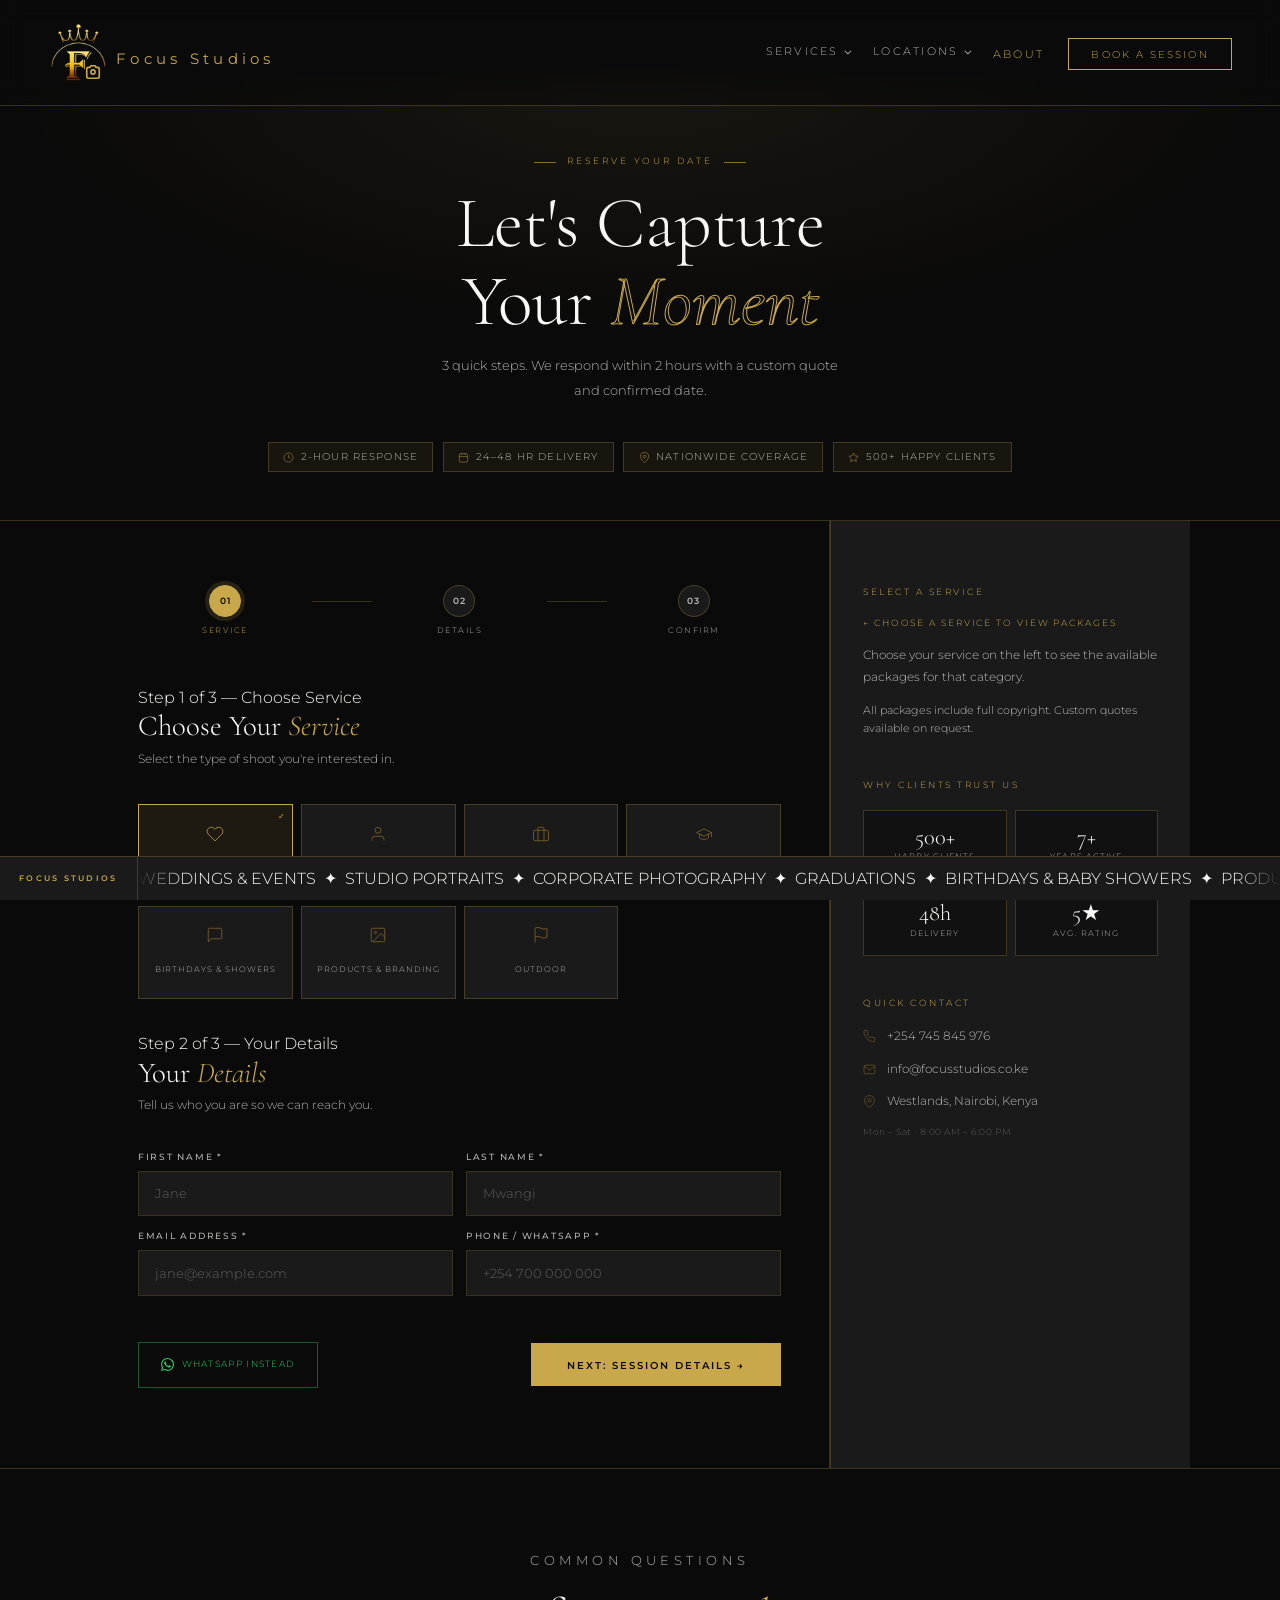
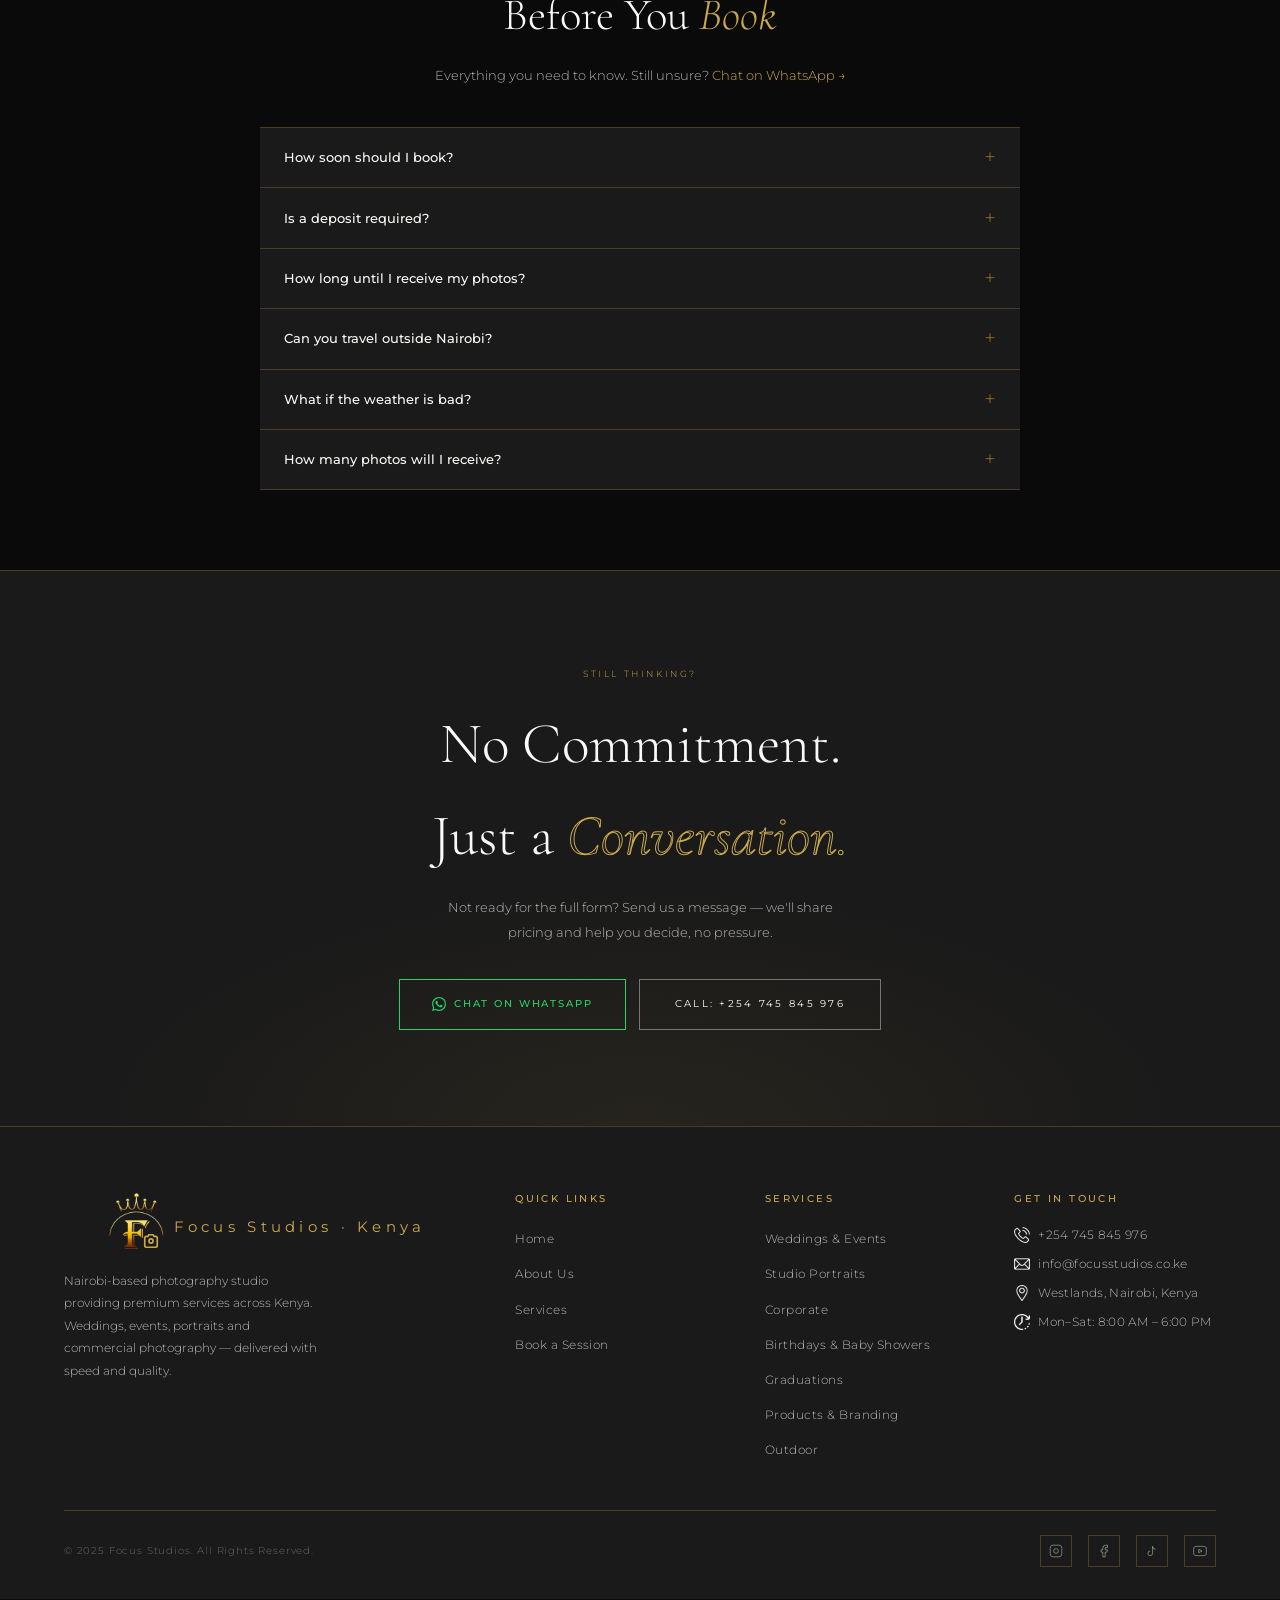
<file: booking.html>
<!DOCTYPE html>
<html lang="en">
<head>
<meta charset="UTF-8">
<meta name="viewport" content="width=device-width, initial-scale=1.0">
<title>Book a Session – Focus Studios | Premium Photography Kenya</title>
<link rel="stylesheet" href="styles (1).css">
<link rel="shortcut icon" href="favicon.svg" type="image/svg+xml">
<link href="https://fonts.googleapis.com/css2?family=Cormorant+Garamond:ital,wght@0,300;0,400;0,600;1,300;1,400&family=Montserrat:wght@300;400;500;600;700&display=swap" rel="stylesheet">

<style>
/* ══════════════════════════════════════════
   BOOKING PAGE — Simplified & Refined
   ══════════════════════════════════════════ */

*, *::before, *::after { box-sizing: border-box; }

/* ── PAGE SHELL ── */
.bk-page {
  min-height: 100vh;
  background: var(--black);
  padding-top: 80px; /* nav offset */
}

/* ── HERO STRIP ── */
.bk-hero {
  padding: 4rem 2rem 3rem;
  text-align: center;
  position: relative;
  overflow: hidden;
  border-bottom: 0.5px solid var(--border);
}

.bk-hero::before {
  content: '';
  position: absolute;
  inset: 0;
  background: radial-gradient(ellipse 70% 80% at 50% 0%, rgba(201,168,76,0.08) 0%, transparent 70%);
  pointer-events: none;
}

.bk-hero-eyebrow {
  display: inline-flex;
  align-items: center;
  gap: 0.7rem;
  font-size: 0.58rem;
  letter-spacing: 0.32em;
  text-transform: uppercase;
  color: var(--gold);
  margin-bottom: 1rem;
}
.bk-hero-eyebrow::before,
.bk-hero-eyebrow::after {
  content: '';
  width: 22px; height: 0.5px;
  background: var(--gold-dim);
}

.bk-hero-title {
  font-family: var(--font-display);
  font-size: clamp(2.6rem, 6vw, 4.5rem);
  font-weight: 300;
  color: var(--white);
  line-height: 1.08;
  margin-bottom: 0.8rem;
}

.bk-hero-title em {
  font-style: italic;
  color: transparent;
  -webkit-text-stroke: 1px var(--gold);
}

.bk-hero-sub {
  font-size: 0.82rem;
  color: var(--white-dim);
  max-width: 420px;
  margin: 0 auto 2.5rem;
  line-height: 1.85;
}

/* Chips row */
.bk-chips {
  display: flex;
  justify-content: center;
  gap: 0.6rem;
  flex-wrap: wrap;
}

.bk-chip {
  display: inline-flex;
  align-items: center;
  gap: 0.4rem;
  background: rgba(201,168,76,0.07);
  border: 0.5px solid var(--border);
  padding: 0.4rem 0.9rem;
  font-size: 0.6rem;
  letter-spacing: 0.12em;
  text-transform: uppercase;
  color: var(--white-dim);
}

.bk-chip svg {
  width: 11px; height: 11px;
  stroke: var(--gold);
  fill: none;
  flex-shrink: 0;
}

/* ── MAIN LAYOUT ── */
.bk-main {
  display: grid;
  grid-template-columns: 1fr 360px;
  max-width: 1100px;
  margin: 0 auto;
  gap: 0;
  min-height: 70vh;
}

/* ── FORM PANEL ── */
.bk-form-panel {
  padding: 4rem 3rem 5rem;
  border-right: 0.5px solid var(--border);
}

/* Step progress */
.step-progress {
  display: flex;
  align-items: center;
  gap: 0;
  margin-bottom: 3rem;
  position: relative;
}

.step-dot {
  display: flex;
  flex-direction: column;
  align-items: center;
  gap: 0.4rem;
  position: relative;
  flex: 1;
  cursor: pointer;
}

.step-dot-inner {
  width: 32px; height: 32px;
  border-radius: 50%;
  border: 0.5px solid var(--border);
  background: var(--dark-2);
  display: flex;
  align-items: center;
  justify-content: center;
  font-size: 0.58rem;
  letter-spacing: 0.1em;
  color: var(--white-dim);
  font-weight: 600;
  transition: all 0.3s ease;
  position: relative;
  z-index: 1;
}

.step-dot.active .step-dot-inner {
  border-color: var(--gold);
  background: var(--gold);
  color: var(--black);
  box-shadow: 0 0 0 4px rgba(201,168,76,0.15);
}

.step-dot.done .step-dot-inner {
  border-color: var(--gold);
  background: rgba(201,168,76,0.15);
  color: var(--gold);
}

.step-dot-label {
  font-size: 0.52rem;
  letter-spacing: 0.18em;
  text-transform: uppercase;
  color: var(--white-dim);
  transition: color 0.3s;
  text-align: center;
  white-space: nowrap;
}

.step-dot.active .step-dot-label { color: var(--gold); }
.step-dot.done .step-dot-label { color: rgba(201,168,76,0.6); }

.step-line {
  flex: 1;
  height: 0.5px;
  background: var(--border);
  position: relative;
  top: -10px;
  transition: background 0.4s;
  max-width: 60px;
}

.step-line.done { background: var(--gold-dim); }

/* Steps */
.form-step {
  display: none;
  animation: stepIn 0.38s cubic-bezier(0.4,0,0.2,1);
}

.form-step.active { display: block; }

@keyframes stepIn {
  from { opacity: 0; transform: translateX(18px); }
  to   { opacity: 1; transform: translateX(0); }
}

.step-heading {
  font-family: var(--font-display);
  font-size: 1.8rem;
  font-weight: 300;
  color: var(--white);
  margin-bottom: 0.4rem;
  line-height: 1.1;
}

.step-heading em { font-style: italic; color: var(--gold); }

.step-sub {
  font-size: 0.76rem;
  color: var(--white-dim);
  margin-bottom: 2.2rem;
  line-height: 1.7;
}

/* ── SERVICE GRID ── */
.svc-grid {
  display: grid;
  grid-template-columns: repeat(4, 1fr);
  gap: 0.5rem;
  margin-bottom: 2rem;
}

.svc-tile {
  border: 0.5px solid var(--border);
  background: var(--dark-2);
  padding: 1.2rem 0.6rem;
  text-align: center;
  cursor: pointer;
  transition: border-color 0.22s, background 0.22s, transform 0.18s;
  position: relative;
  user-select: none;
}

.svc-tile input[type="radio"] {
  position: absolute; opacity: 0; width: 0; height: 0;
}

.svc-tile:hover {
  border-color: var(--gold-dim);
  transform: translateY(-2px);
}

.svc-tile.sel {
  border-color: var(--gold);
  background: rgba(201,168,76,0.1);
}

.svc-tile.sel::after {
  content: '✓';
  position: absolute;
  top: 5px; right: 7px;
  font-size: 0.5rem;
  color: var(--gold);
}

.svc-ico { margin-bottom: 0.6rem; }
.svc-ico svg { width: 18px; height: 18px; stroke: var(--gold-dim); fill: none; display: block; margin: 0 auto; transition: stroke 0.2s; }
.svc-tile.sel .svc-ico svg,
.svc-tile:hover .svc-ico svg { stroke: var(--gold); }

.svc-name {
  font-size: 0.52rem;
  letter-spacing: 0.12em;
  text-transform: uppercase;
  color: var(--white-dim);
  line-height: 1.4;
  transition: color 0.2s;
}
.svc-tile.sel .svc-name,
.svc-tile:hover .svc-name { color: var(--white); }

/* ── FORM FIELDS ── */
.f-grid-2 {
  display: grid;
  grid-template-columns: 1fr 1fr;
  gap: 0.8rem;
}

.f-grid-3 {
  display: grid;
  grid-template-columns: 1fr 1fr 1fr;
  gap: 0.8rem;
}

.f-group {
  display: flex;
  flex-direction: column;
  gap: 0.38rem;
  margin-bottom: 0.9rem;
}

.f-group.span2 { grid-column: 1 / -1; }

.f-label {
  font-size: 0.54rem;
  letter-spacing: 0.2em;
  text-transform: uppercase;
  color: var(--white-dim);
  font-weight: 500;
}

.f-group input,
.f-group select,
.f-group textarea {
  width: 100%;
  background: var(--dark-2);
  border: 0.5px solid rgba(201,168,76,0.18);
  color: var(--white);
  font-family: var(--font-body);
  font-size: 0.84rem;
  padding: 0.85rem 1rem;
  outline: none;
  transition: border-color 0.2s, box-shadow 0.2s, background 0.2s;
  appearance: none; -webkit-appearance: none;
  border-radius: 0;
}

.f-group input:focus,
.f-group select:focus,
.f-group textarea:focus {
  border-color: var(--gold);
  box-shadow: 0 0 0 3px rgba(201,168,76,0.09);
  background: rgba(201,168,76,0.04);
}

.f-group input::placeholder,
.f-group textarea::placeholder { color: rgba(250,250,248,0.22); }
.f-group select option { background: var(--dark-2); color: var(--white); }
.f-group textarea { min-height: 110px; resize: vertical; }

.sel-wrap { position: relative; }
.sel-wrap::after {
  content: '';
  position: absolute;
  top: 50%; right: 1rem;
  width: 5px; height: 5px;
  border-right: 1px solid var(--gold-dim);
  border-bottom: 1px solid var(--gold-dim);
  transform: translateY(-65%) rotate(45deg);
  pointer-events: none;
}

/* Budget pills */
.budget-row {
  display: flex;
  gap: 0.45rem;
  flex-wrap: wrap;
  margin-bottom: 1.2rem;
}

.b-pill {
  border: 0.5px solid var(--border);
  background: var(--dark-2);
  padding: 0.5rem 1rem;
  font-size: 0.6rem;
  letter-spacing: 0.1em;
  text-transform: uppercase;
  color: var(--white-dim);
  cursor: pointer;
  transition: border-color 0.2s, color 0.2s, background 0.2s;
  position: relative; user-select: none;
}
.b-pill input { position: absolute; opacity:0; width:0; height:0; }
.b-pill:hover { border-color: var(--gold-dim); color: var(--white); }
.b-pill.sel { border-color: var(--gold); background: rgba(201,168,76,0.1); color: var(--gold); }

/* Referral checkboxes */
.ref-grid {
  display: grid;
  grid-template-columns: 1fr 1fr 1fr;
  gap: 0.45rem;
  margin-bottom: 1rem;
}

.ref-check {
  display: flex;
  align-items: center;
  gap: 0.45rem;
  cursor: pointer;
  font-size: 0.7rem;
  color: var(--white-dim);
  transition: color 0.18s;
  user-select: none;
}
.ref-check:hover { color: var(--white); }
.ref-check input[type="checkbox"] {
  appearance: none; -webkit-appearance: none;
  width: 14px; height: 14px;
  border: 0.5px solid var(--border);
  background: var(--dark-2);
  cursor: pointer; flex-shrink: 0;
  transition: border-color 0.18s, background 0.18s;
  position: relative;
}
.ref-check input[type="checkbox"]:checked { background: var(--gold); border-color: var(--gold); }
.ref-check input[type="checkbox"]:checked::after {
  content: '✓'; position: absolute;
  top: 50%; left: 50%; transform: translate(-50%,-50%);
  font-size: 0.6rem; color: var(--black); font-weight: 700;
}

/* Consent */
.consent-row {
  display: flex;
  align-items: flex-start;
  gap: 0.75rem;
  margin: 2rem 0;
  padding: 1.2rem 1.4rem;
  background: var(--dark-2);
  border: 0.5px solid var(--border);
}

.consent-row input[type="checkbox"] {
  appearance: none; -webkit-appearance: none;
  width: 15px; height: 15px; flex-shrink: 0;
  border: 0.5px solid var(--border);
  background: var(--dark);
  cursor: pointer; margin-top: 2px;
  transition: border-color 0.18s, background 0.18s;
  position: relative;
}
.consent-row input[type="checkbox"]:checked { background: var(--gold); border-color: var(--gold); }
.consent-row input[type="checkbox"]:checked::after {
  content: '✓'; position: absolute;
  top: 50%; left: 50%; transform: translate(-50%,-50%);
  font-size: 0.62rem; color: var(--black); font-weight: 700;
}
.consent-text { font-size: 0.7rem; color: var(--white-dim); line-height: 1.7; }
.consent-text a { color: var(--gold); }

/* ── NAV BUTTONS ── */
.step-nav {
  display: flex;
  align-items: center;
  justify-content: space-between;
  margin-top: 2rem;
  gap: 1rem;
}

.btn-back {
  font-size: 0.6rem;
  letter-spacing: 0.2em;
  text-transform: uppercase;
  color: var(--white-dim);
  background: none;
  border: 0.5px solid var(--border);
  padding: 0.9rem 1.6rem;
  cursor: pointer;
  font-family: var(--font-body);
  transition: color 0.2s, border-color 0.2s;
}
.btn-back:hover { color: var(--white); border-color: var(--white-dim); }

.btn-next {
  font-size: 0.62rem;
  letter-spacing: 0.2em;
  text-transform: uppercase;
  font-weight: 600;
  color: var(--black);
  background: var(--gold);
  border: 1px solid var(--gold);
  padding: 0.9rem 2.2rem;
  cursor: pointer;
  font-family: var(--font-body);
  position: relative;
  overflow: hidden;
  transition: transform 0.18s, box-shadow 0.18s;
}
.btn-next::before {
  content: '';
  position: absolute; inset: 0;
  background: rgba(255,255,255,0.18);
  transform: translateX(-100%);
  transition: transform 0.28s ease;
}
.btn-next:hover::before { transform: translateX(0); }
.btn-next:hover { transform: translateY(-1px); box-shadow: 0 6px 20px rgba(201,168,76,0.2); }

.btn-wa-side {
  display: inline-flex;
  align-items: center;
  gap: 0.45rem;
  font-size: 0.58rem;
  letter-spacing: 0.14em;
  text-transform: uppercase;
  color: #25D366;
  border: 0.5px solid rgba(37,211,102,0.4);
  padding: 0.9rem 1.4rem;
  transition: background 0.2s;
  font-family: var(--font-body);
  text-decoration: none;
}
.btn-wa-side:hover { background: rgba(37,211,102,0.07); }

/* ── SUCCESS STATE ── */
.bk-success {
  display: none;
  flex-direction: column;
  align-items: center;
  text-align: center;
  padding: 5rem 2rem;
  gap: 1.2rem;
}

.success-ring {
  width: 80px; height: 80px;
  border: 1px solid var(--gold);
  border-radius: 50%;
  display: flex;
  align-items: center;
  justify-content: center;
  animation: ringPop 0.5s cubic-bezier(0.34,1.56,0.64,1);
}

@keyframes ringPop {
  from { transform: scale(0.5); opacity: 0; }
  to   { transform: scale(1); opacity: 1; }
}

.success-ring svg { width: 32px; height: 32px; stroke: var(--gold); fill: none; }

.success-title {
  font-family: var(--font-display);
  font-size: 2.4rem;
  font-weight: 300;
  color: var(--white);
}

.success-desc {
  font-size: 0.8rem;
  color: var(--white-dim);
  line-height: 1.85;
  max-width: 360px;
}

/* ── SIDEBAR ── */
.bk-sidebar {
  background: var(--dark-2);
  padding: 4rem 2rem;
  border-left: 0.5px solid var(--border);
  display: flex;
  flex-direction: column;
  gap: 2.5rem;
}

.sb-section-title {
  font-size: 0.56rem;
  letter-spacing: 0.28em;
  text-transform: uppercase;
  color: var(--gold);
  margin-bottom: 1.1rem;
  display: block;
}

/* Packages */
.pkg-card {
  background: var(--dark);
  border: 0.5px solid var(--border);
  padding: 1.4rem;
  margin-bottom: 0.6rem;
  position: relative;
  transition: border-color 0.2s;
}
.pkg-card:hover { border-color: var(--gold-dim); }
.pkg-card.featured { border-color: var(--gold); }

.pkg-badge {
  position: absolute; top: -1px; right: 1.2rem;
  background: var(--gold); color: var(--black);
  font-size: 0.44rem; font-weight: 700; letter-spacing: 0.18em;
  text-transform: uppercase; padding: 0.22rem 0.6rem;
}

.pkg-name {
  font-family: var(--font-display);
  font-size: 1.05rem; font-weight: 300;
  color: var(--white); margin-bottom: 0.2rem;
}

.pkg-price {
  font-size: 0.58rem; letter-spacing: 0.1em;
  color: var(--gold); margin-bottom: 0.8rem; display: block;
}

.pkg-features { list-style: none; display: flex; flex-direction: column; gap: 0.35rem; }
.pkg-features li {
  font-size: 0.68rem; color: var(--white-dim);
  display: flex; align-items: flex-start; gap: 0.45rem; line-height: 1.4;
}
.pkg-features li::before { content: '—'; color: var(--gold-dim); flex-shrink: 0; font-size: 0.66rem; }

/* Trust badges */
.trust-grid {
  display: grid; grid-template-columns: 1fr 1fr; gap: 0.5rem;
}

.trust-tile {
  background: var(--dark);
  border: 0.5px solid var(--border);
  padding: 0.9rem; text-align: center;
}

.trust-val {
  font-family: var(--font-display);
  font-size: 1.4rem; font-weight: 300;
  color: var(--white); line-height: 1; display: block;
}

.trust-label {
  font-size: 0.48rem; letter-spacing: 0.14em;
  text-transform: uppercase; color: var(--white-dim);
  margin-top: 0.2rem; display: block;
}

/* Contact */
.sb-contact-item {
  display: flex; align-items: center; gap: 0.7rem;
  margin-bottom: 0.85rem; font-size: 0.74rem; color: var(--white-dim);
}
.sb-contact-item svg { width: 13px; height: 13px; stroke: var(--gold-dim); fill: none; flex-shrink: 0; }
.sb-contact-item a { color: var(--white-dim); transition: color 0.18s; }
.sb-contact-item a:hover { color: var(--gold); }
.sb-hours { font-size: 0.58rem; color: rgba(250,250,248,0.3); letter-spacing: 0.06em; margin-top: 0.3rem; }

/* ── FAQ ── */
.bk-faq {
  padding: 5rem 2rem;
  background: var(--black);
  border-top: 0.5px solid var(--border);
}

.bk-faq-inner {
  max-width: 760px; margin: 0 auto;
  display: flex; flex-direction: column; gap: 2.5rem;
}

.faq-header { text-align: center; }
.faq-header .section-label { margin-bottom: 0.5rem; display: block; }
.faq-header h2 { font-family: var(--font-display); font-size: clamp(1.8rem, 4vw, 2.8rem); font-weight: 300; color: var(--white); margin-bottom: 0.8rem; }
.faq-header h2 em { font-style: italic; color: var(--gold); }
.faq-header p { font-size: 0.8rem; color: var(--white-dim); line-height: 1.8; }

.faq-list { display: flex; flex-direction: column; gap: 0; }

.faq-item { border-bottom: 0.5px solid var(--border); }
.faq-item:first-child { border-top: 0.5px solid var(--border); }

.faq-q {
  display: flex; justify-content: space-between; align-items: center;
  padding: 1.2rem 1.5rem; font-size: 0.82rem; font-weight: 500;
  color: var(--white); cursor: pointer; user-select: none;
  transition: color 0.2s;
}
.faq-q:hover { color: var(--gold); }

.faq-q::after {
  content: '+'; font-size: 1.3rem; font-weight: 300;
  color: var(--gold-dim); flex-shrink: 0;
  transition: transform 0.3s ease; line-height: 1; margin-left: 1rem;
}

.faq-item.open .faq-q { color: var(--gold); }
.faq-item.open .faq-q::after { transform: rotate(45deg); }

.faq-a {
  max-height: 0; overflow: hidden;
  transition: max-height 0.4s cubic-bezier(0.4,0,0.2,1), padding 0.3s;
  font-size: 0.78rem; color: var(--white-dim); line-height: 1.85;
  padding: 0 1.5rem;
}
.faq-item.open .faq-a { max-height: 220px; padding: 0.8rem 1.5rem 1.4rem; border-top: 0.5px solid var(--border); }

/* ── BOTTOM CTA ── */
.bk-cta {
  padding: 6rem 2rem;
  background: var(--dark-2);
  border-top: 0.5px solid var(--border);
  text-align: center;
  position: relative; overflow: hidden;
}
.bk-cta::before {
  content: '';
  position: absolute; inset: 0;
  background: radial-gradient(ellipse 60% 60% at 50% 100%, rgba(201,168,76,0.07) 0%, transparent 70%);
  pointer-events: none;
}
.bk-cta-inner { position: relative; z-index: 1; }
.bk-cta-title {
  font-family: var(--font-display);
  font-size: clamp(2rem, 5vw, 3.6rem);
  font-weight: 300; color: var(--white); margin-bottom: 0.8rem;
}
.bk-cta-title em { font-style: italic; color: transparent; -webkit-text-stroke: 1px var(--gold); }
.bk-cta-desc { font-size: 0.82rem; color: var(--white-dim); max-width: 400px; margin: 0 auto 2.2rem; line-height: 1.85; }
.bk-cta-btns { display: flex; justify-content: center; gap: 0.8rem; flex-wrap: wrap; }

/* ── SELECT PACKAGE label ── */
.pkg-select-label {
  font-size: 0.54rem;
  letter-spacing: 0.22em;
  text-transform: uppercase;
  color: var(--gold);
  margin-bottom: 0.6rem;
  display: block;
}

/* ── Visibility helpers ── */
.mob-only { display: none; }
.desk-only { display: flex; }

@media (max-width: 700px) {
  .mob-only { display: flex; }
  .desk-only { display: none !important; }
}

/* Bigger prices in packages sidebar */
.pkg-price {
  font-size: 1rem !important;
  font-weight: 600 !important;
  letter-spacing: 0.04em;
  color: var(--gold);
  margin-bottom: 0.8rem;
  display: block;
}

/* ── RESPONSIVE ── */
@media (max-width: 1000px) {
  .bk-main { grid-template-columns: 1fr; }
  .bk-sidebar {
    border-left: none;
    border-top: 0.5px solid var(--border);
    padding: 3rem 2rem;
  }
  .trust-grid { grid-template-columns: repeat(4, 1fr); }
  #pkgSidebarCards { display: flex; gap: 0.6rem; overflow-x: auto; padding-bottom: 0.5rem; }
  #pkgSidebarCards .pkg-card { min-width: 220px; flex-shrink: 0; }
}

@media (max-width: 700px) {
  .bk-form-panel { padding: 2rem 1.2rem 3rem; }
  .svc-grid { grid-template-columns: repeat(2, 1fr) !important; }
  .f-grid-2, .f-grid-3 { grid-template-columns: 1fr; }
  .ref-grid { grid-template-columns: 1fr 1fr; }
  .trust-grid { grid-template-columns: 1fr 1fr; }
  .step-dot-label { font-size: 0.46rem; }
}

@media (max-width: 480px) {
  .svc-grid { grid-template-columns: repeat(2, 1fr) !important; }
  .ref-grid { grid-template-columns: 1fr; }
  .bk-chips { gap: 0.4rem; }
}

/* ═══════════════════════════════════════════
   MOBILE STEP PAGES — phones only (<= 700px)
   ═══════════════════════════════════════════ */
@media (max-width: 700px) {

  /* Hide desktop step-progress on mobile – we show our own */
  .step-progress { display: none; }

  /* Each mobile "page" is hidden by default */
  .mob-page {
    display: none;
    animation: stepIn 0.35s cubic-bezier(0.4,0,0.2,1);
  }
  .mob-page.mob-active { display: block; }

  /* Mobile step header bar */
  .mob-step-bar {
    display: flex;
    align-items: center;
    justify-content: space-between;
    margin-bottom: 1.6rem;
    padding-bottom: 1rem;
    border-bottom: 0.5px solid var(--border);
  }
  .mob-step-label {
    font-size: 0.54rem;
    letter-spacing: 0.22em;
    text-transform: uppercase;
    color: var(--gold);
  }
  .mob-step-dots {
    display: flex;
    gap: 0.35rem;
  }
  .mob-step-dot {
    width: 22px; height: 3px;
    background: var(--border);
    border-radius: 2px;
    transition: background 0.3s;
  }
  .mob-step-dot.active { background: var(--gold); }
  .mob-step-dot.done { background: rgba(201,168,76,0.4); }
}

/* ═══════════════════════════════════════════
   PACKAGE MODAL — phones only
   ═══════════════════════════════════════════ */
.pkg-modal-overlay {
  display: none;
  position: fixed;
  inset: 0;
  z-index: 8000;
  background: rgba(0,0,0,0.82);
  backdrop-filter: blur(6px);
  align-items: flex-end;
  justify-content: center;
}
.pkg-modal-overlay.open {
  display: flex;
  animation: modalFadeIn 0.25s ease;
}
@keyframes modalFadeIn {
  from { opacity: 0; }
  to   { opacity: 1; }
}
.pkg-modal {
  background: var(--dark-2);
  border: 0.5px solid var(--border);
  border-bottom: none;
  width: 100%;
  max-height: 85vh;
  overflow-y: auto;
  padding: 0;
  border-radius: 16px 16px 0 0;
  animation: slideUp 0.32s cubic-bezier(0.4,0,0.2,1);
}
@keyframes slideUp {
  from { transform: translateY(100%); }
  to   { transform: translateY(0); }
}
.pkg-modal-header {
  display: flex;
  align-items: center;
  justify-content: space-between;
  padding: 1.2rem 1.4rem 0.9rem;
  border-bottom: 0.5px solid var(--border);
  position: sticky;
  top: 0;
  background: var(--dark-2);
  z-index: 1;
}
.pkg-modal-title {
  font-family: var(--font-display);
  font-size: 1.15rem;
  font-weight: 300;
  color: var(--white);
}
.pkg-modal-title em { font-style: italic; color: var(--gold); }
.pkg-modal-close {
  background: none;
  border: 0.5px solid var(--border);
  color: var(--white-dim);
  width: 32px; height: 32px;
  display: flex; align-items: center; justify-content: center;
  font-size: 1rem;
  cursor: pointer;
  border-radius: 50%;
  transition: color 0.2s, border-color 0.2s;
}
.pkg-modal-close:hover { color: var(--white); border-color: var(--white-dim); }
.pkg-modal-body {
  padding: 1.2rem 1.4rem 2rem;
  display: flex;
  flex-direction: column;
  gap: 0.8rem;
}
.pkg-modal-hint {
  font-size: 0.68rem;
  color: var(--gold);
  letter-spacing: 0.12em;
  text-transform: uppercase;
  margin-bottom: 0.2rem;
}
/* Cards inside modal stack vertically */
.pkg-modal-body .pkg-card {
  margin-bottom: 0;
  cursor: pointer;
  transition: border-color 0.2s, outline 0.2s;
}
.pkg-modal-body .pkg-card:hover { border-color: var(--gold-dim); }

/* ── AD POPUP (unchanged from original) ── */
.ad-overlay {
  position: fixed; inset: 0; z-index: 9000;
  background: rgba(0,0,0,0.75); backdrop-filter: blur(4px);
  display: flex; align-items: center; justify-content: center;
  opacity: 0; pointer-events: none;
  transition: opacity 0.3s;
}
.ad-overlay.show { opacity: 1; pointer-events: all; }
.ad-popup {
  background: var(--dark-2); border: 0.5px solid var(--border);
  max-width: 480px; width: 90%; position: relative; overflow: hidden;
}
.ad-top-bar {
  display: flex; justify-content: space-between; align-items: center;
  padding: 0.7rem 1.2rem; background: var(--dark); border-bottom: 0.5px solid var(--border);
}
.ad-badge { font-size: 0.52rem; letter-spacing: 0.18em; text-transform: uppercase; color: var(--white-dim); }
.ad-close {
  background: none; border: none; color: var(--white-dim); cursor: pointer; font-size: 0.9rem;
  transition: color 0.2s; padding: 0.2rem;
}
.ad-close:hover { color: var(--white); }
.ad-body { padding: 2rem 2rem 1.8rem; }
.ad-logo-row { display: flex; align-items: center; gap: 0.8rem; margin-bottom: 1.4rem; }
.ad-logo-mark { width: 36px; height: 36px; background: var(--gold); display: flex; align-items: center; justify-content: center; font-weight: 700; color: var(--black); font-size: 1rem; flex-shrink: 0; }
.ad-brand { font-size: 0.68rem; font-weight: 600; color: var(--white); letter-spacing: 0.06em; }
.ad-brand span { display: block; font-size: 0.58rem; font-weight: 300; color: var(--white-dim); margin-top: 0.1rem; }
.ad-headline { font-family: var(--font-display); font-size: 1.8rem; font-weight: 300; color: var(--white); line-height: 1.1; margin-bottom: 0.8rem; }
.ad-headline em { font-style: italic; color: var(--gold); }
.ad-desc { font-size: 0.76rem; color: var(--white-dim); line-height: 1.7; margin-bottom: 1.2rem; }
.ad-features { display: flex; flex-wrap: wrap; gap: 0.4rem; margin-bottom: 1.6rem; }
.ad-feature { font-size: 0.54rem; letter-spacing: 0.12em; text-transform: uppercase; color: var(--gold); border: 0.5px solid var(--border); padding: 0.3rem 0.7rem; }
.ad-cta-row { display: flex; align-items: center; gap: 1rem; }
.ad-cta { background: var(--gold); color: var(--black); font-family: var(--font-body); font-size: 0.62rem; font-weight: 700; letter-spacing: 0.18em; text-transform: uppercase; padding: 0.8rem 1.6rem; text-decoration: none; transition: opacity 0.2s; }
.ad-cta:hover { opacity: 0.85; }
.ad-skip { background: none; border: none; font-family: var(--font-body); font-size: 0.62rem; color: var(--white-dim); cursor: pointer; transition: color 0.2s; letter-spacing: 0.08em; }
.ad-skip:hover { color: var(--white); }
.ad-deco { position: absolute; bottom: -30px; right: -30px; width: 100px; height: 100px; border: 0.5px solid var(--border); border-radius: 50%; opacity: 0.4; }
</style>
</head>

<body class="page-booking">

<!-- ══ AD POPUP ══ -->
<div class="ad-overlay" id="adOverlay">
  <div class="ad-popup">
    <div class="ad-top-bar">
      <span class="ad-badge">Sponsored · Advertisement</span>
      <button class="ad-close" id="adClose" aria-label="Close">✕</button>
    </div>
    <div class="ad-body">
      <div class="ad-logo-row">
        <div class="ad-logo-mark">C</div>
        <div class="ad-brand">
          WEB DESIGN - Casual Code Studios
          <span>Web Design · Kenya</span>
        </div>
      </div>
      <h2 class="ad-headline">Your Dream Website,<br><em>Built to Impress</em></h2>
      <p class="ad-desc">We craft beautiful, fast, and modern websites for photographers, studios, and small businesses across Kenya.</p>
      <div class="ad-features">
        <div class="ad-feature">Custom Designs</div>
        <div class="ad-feature">Mobile First</div>
        <div class="ad-feature">SEO Optimised</div>
        <div class="ad-feature">Fast Delivery</div>
        <div class="ad-feature">Affordable Rates</div>
        <div class="ad-feature">Local Support</div>
      </div>
      <div class="ad-cta-row">
        <a href="https://casual-code-studios.vercel.app/" class="ad-cta" target="_blank">Get a Free Quote</a>
        <button class="ad-skip" id="adSkip">No thanks, dismiss</button>
      </div>
    </div>
    <div class="ad-deco"></div>
  </div>
</div>

<!-- ══ NAV ══ -->
<nav>
  <a href="index.html" class="logo">
    <div class="logo-icon">
      <svg viewBox="0 0 24 24" fill="none" stroke="#C9A84C" stroke-width="2">
        <circle cx="12" cy="12" r="2.5"/>
        <path d="M6.5 6.5h1.8l1.2-2h5l1.2 2h1.8a2 2 0 0 1 2 2v9a2 2 0 0 1-2 2h-11a2 2 0 0 1-2-2v-9a2 2 0 0 1 2-2z"/>
      </svg>
      <img src="logo.png" alt="logo">
    </div>
    <div class="logo-text">
      <span class="logo-sub">Focus Studios</span>
    </div>
  </a>
  <ul class="nav-links">
    <li class="nav-item">
      <a href="services.html" id="myServices">Services</a>
      <script>document.getElementById("myServices").addEventListener("click",e=>e.preventDefault());</script>
      <ul class="dropdown">
        <li><a href="weddings.html">Weddings &amp; Events</a></li>
        <li><a href="studio.html">Studio Portraits</a></li>
        <li><a href="corporate.html">Corporate</a></li>
        <li><a href="birthdays.html">Birthdays &amp; Baby Showers</a></li>
        <li><a href="graduations.html">Graduations</a></li>
        <li><a href="products.html">Products &amp; Branding</a></li>
        <li><a href="outdoor.html">Outdoor</a></li>
        <li style="display: none;"><a href="videography.html">Videography</a></li>
      </ul>
    </li>
    <li class="nav-item">
      <a href="#" id="myLocations">Locations</a>
      <script>document.getElementById("myLocations").addEventListener("click",e=>e.preventDefault());</script>
      <ul class="dropdown" >
        <li><a href="locations/nairobi.html">Nairobi</a></li>
        <li><a href="locations/mombasa.html">Mombasa</a></li>
        <li><a href="locations/nyeri.html">Nyeri</a></li>
        <li><a href="locations/nakuru.html">Nakuru</a></li>
        <li><a href="locations/thika.html">Thika</a></li>
      </ul>
    </li>
    <li><a href="about.html" style="color:var(--gold);">About</a></li>
    <li><a href="booking.html" class="nav-cta">Book a Session</a></li>
  </ul>
  <button class="menu-btn" id="menuBtn" aria-label="Open menu">
    <span></span><span></span><span></span>
  </button>
</nav>

<div class="sidebar-overlay" id="sidebarOverlay"></div>

<aside class="sidebar" id="sidebar">
  <ul class="sidebar-nav">
    <li>
      <span class="sidebar-group-label" data-target="sub-services">Services</span>
      <ul class="sidebar-sub" id="sub-services">
        <li><a href="weddings.html">Weddings &amp; Events</a></li>
        <li><a href="studio.html">Studio Portraits</a></li>
        <li><a href="corporate.html">Corporate</a></li>
        <li><a href="birthdays.html">Birthdays &amp; Baby Showers</a></li>
        <li><a href="graduations.html">Graduations</a></li>
        <li><a href="products.html">Products &amp; Branding</a></li>
        <li><a href="outdoor.html">Outdoor</a></li>
        <li style="display: none;"><a href="videography.html">Videography</a></li>
      </ul>
    </li>
    <li>
      <span class="sidebar-group-label" data-target="sub-locations">Locations</span>
      <ul class="sidebar-sub" id="sub-locations">
        <li><a href="locations/nairobi.html">Nairobi</a></li>
        <li><a href="locations/mombasa.html">Mombasa</a></li>
        <li><a href="locations/nyeri.html">Nyeri</a></li>
        <li><a href="locations/nakuru.html">Nakuru</a></li>
        <li><a href="locations/thika.html">Thika</a></li>
      </ul>
    </li>
    <li><a href="about.html">About</a></li>
  </ul>
  <a href="booking.html" class="sidebar-cta">Book a Session</a>
</aside>

<!-- ══ PAGE ══ -->
<div class="bk-page">

  <!-- HERO -->
  <div class="bk-hero">
    <span class="bk-hero-eyebrow">Reserve Your Date</span>
    <h1 class="bk-hero-title">Let's Capture<br>Your <em>Moment</em></h1>
    <p class="bk-hero-sub">3 quick steps. We respond within 2 hours with a custom quote and confirmed date.</p>
    <div class="bk-chips">
      <span class="bk-chip">
        <svg viewBox="0 0 24 24"><circle cx="12" cy="12" r="10"/><polyline points="12 6 12 12 16 14"/></svg>
        2-hour response
      </span>
      <span class="bk-chip">
        <svg viewBox="0 0 24 24"><rect x="3" y="4" width="18" height="18" rx="2"/><line x1="16" y1="2" x2="16" y2="6"/><line x1="8" y1="2" x2="8" y2="6"/><line x1="3" y1="10" x2="21" y2="10"/></svg>
        24–48 hr delivery
      </span>
      <span class="bk-chip">
        <svg viewBox="0 0 24 24"><path d="M21 10c0 7-9 13-9 13S3 17 3 10a9 9 0 0 1 18 0z"/><circle cx="12" cy="10" r="3"/></svg>
        Nationwide coverage
      </span>
      <span class="bk-chip">
        <svg viewBox="0 0 24 24"><polygon points="12 2 15.09 8.26 22 9.27 17 14.14 18.18 21.02 12 17.77 5.82 21.02 7 14.14 2 9.27 8.91 8.26 12 2"/></svg>
        500+ happy clients
      </span>
    </div>
  </div>

  <!-- MAIN -->
  <div class="bk-main">

    <!-- FORM PANEL -->
    <div class="bk-form-panel">

      <!-- Step progress -->
      <div class="step-progress" id="stepProgress">
        <div class="step-dot active" data-step="1">
          <div class="step-dot-inner">01</div>
          <span class="step-dot-label">Service</span>
        </div>
        <div class="step-line" id="line1"></div>
        <div class="step-dot" data-step="2">
          <div class="step-dot-inner">02</div>
          <span class="step-dot-label">Details</span>
        </div>
        <div class="step-line" id="line2"></div>
        <div class="step-dot" data-step="3">
          <div class="step-dot-inner">03</div>
          <span class="step-dot-label">Confirm</span>
        </div>
      </div>

      <form id="bookingForm" action="https://formspree.io/f/mlgzbqko" method="POST" novalidate>
        <input type="hidden" name="service" id="hiddenService" value="Weddings &amp; Events">
        <input type="hidden" name="selected_package" id="hiddenPackage" value="">

        <!-- ══ STEP 1: Service & Contact ══ -->
        <div class="form-step active" id="step1">

          <!-- MOBILE PAGE 1 of 3: Service Selection -->
          <div class="mob-page mob-active" id="mob1">
            <div class="mob-step-bar">
              <span class="mob-step-label">Step 1 of 3 — Choose Service</span>
              <div class="mob-step-dots">
                <div class="mob-step-dot active"></div>
                <div class="mob-step-dot"></div>
                <div class="mob-step-dot"></div>
              </div>
            </div>
            <h2 class="step-heading">Choose Your <em>Service</em></h2>
            <p class="step-sub">Select the type of shoot you're interested in.</p>

            <div class="svc-grid" id="serviceSelector">
            <label class="svc-tile sel" data-service="Weddings &amp; Events">
              <input type="radio" name="service_type" value="Weddings & Events" checked>
              <div class="svc-ico"><svg viewBox="0 0 24 24"><path d="M20.84 4.61a5.5 5.5 0 0 0-7.78 0L12 5.67l-1.06-1.06a5.5 5.5 0 0 0-7.78 7.78l1.06 1.06L12 21.23l7.78-7.78 1.06-1.06a5.5 5.5 0 0 0 0-7.78z"/></svg></div>
              <span class="svc-name">Weddings &amp; Events</span>
            </label>
            <label class="svc-tile" data-service="Studio Portraits">
              <input type="radio" name="service_type" value="Studio Portraits">
              <div class="svc-ico"><svg viewBox="0 0 24 24"><path d="M20 21v-2a4 4 0 0 0-4-4H8a4 4 0 0 0-4 4v2"/><circle cx="12" cy="7" r="4"/></svg></div>
              <span class="svc-name">Studio Portraits</span>
            </label>
            <label class="svc-tile" data-service="Corporate">
              <input type="radio" name="service_type" value="Corporate">
              <div class="svc-ico"><svg viewBox="0 0 24 24"><rect x="2" y="7" width="20" height="14" rx="2"/><path d="M16 21V5a2 2 0 0 0-2-2h-4a2 2 0 0 0-2 2v16"/></svg></div>
              <span class="svc-name">Corporate</span>
            </label>
            <label class="svc-tile" data-service="Graduation">
              <input type="radio" name="service_type" value="Graduation Shoot">
              <div class="svc-ico"><svg viewBox="0 0 24 24"><path d="M22 10v6M2 10l10-5 10 5-10 5z"/><path d="M6 12v5c3 3 9 3 12 0v-5"/></svg></div>
              <span class="svc-name">Graduation</span>
            </label>
            <label class="svc-tile" data-service="Birthday &amp; Baby Shower">
              <input type="radio" name="service_type" value="Birthday & Baby Shower">
              <div class="svc-ico"><svg viewBox="0 0 24 24"><path d="M21 15a2 2 0 0 1-2 2H7l-4 4V5a2 2 0 0 1 2-2h14a2 2 0 0 1 2 2z"/></svg></div>
              <span class="svc-name">Birthdays &amp; Showers</span>
            </label>
            <label class="svc-tile" data-service="Products &amp; Branding">
              <input type="radio" name="service_type" value="Products & Branding">
              <div class="svc-ico"><svg viewBox="0 0 24 24"><rect x="3" y="3" width="18" height="18" rx="2"/><circle cx="8.5" cy="8.5" r="1.5"/><polyline points="21 15 16 10 5 21"/></svg></div>
              <span class="svc-name">Products &amp; Branding</span>
            </label>
            <label class="svc-tile" data-service="Outdoor">
              <input type="radio" name="service_type" value="Outdoor & Lifestyle">
              <div class="svc-ico"><svg viewBox="0 0 24 24"><path d="M4 15s1-1 4-1 5 2 8 2 4-1 4-1V3s-1 1-4 1-5-2-8-2-4 1-4 1z"/><line x1="4" y1="22" x2="4" y2="15"/></svg></div>
              <span class="svc-name">Outdoor</span>
            </label>

          </div><!-- end svc-grid -->

          <!-- Selected package confirmation tag (mobile) -->
          <div id="mobSelectedPkg" style="display:none;margin-top:0.8rem;font-size:0.7rem;color:var(--gold);border:0.5px solid rgba(201,168,76,0.35);padding:0.6rem 1rem;letter-spacing:0.06em;"></div>

          <!-- mob1 bottom nav -->
          <div class="step-nav mob-only" style="margin-top:1.6rem;">
            <a href="https://wa.me/254745845976" class="btn-wa-side" target="_blank" style="font-size:0.54rem;">
              <svg width="12" height="12" viewBox="0 0 24 24" fill="#25D366" stroke="none"><path d="M17.472 14.382c-.297-.149-1.758-.867-2.03-.967-.273-.099-.471-.148-.67.15-.197.297-.767.966-.94 1.164-.173.199-.347.223-.644.075-.297-.15-1.255-.463-2.39-1.475-.883-.788-1.48-1.761-1.653-2.059-.173-.297-.018-.458.13-.606.134-.133.298-.347.446-.52.149-.174.198-.298.298-.497.099-.198.05-.371-.025-.52-.075-.149-.669-1.612-.916-2.207-.242-.579-.487-.5-.669-.51-.173-.008-.371-.01-.57-.01-.198 0-.52.074-.792.372-.272.297-1.04 1.016-1.04 2.479 0 1.462 1.065 2.875 1.213 3.074.149.198 2.096 3.2 5.077 4.487.709.306 1.262.489 1.694.625.712.227 1.36.195 1.871.118.571-.085 1.758-.719 2.006-1.413.248-.694.248-1.289.173-1.413-.074-.124-.272-.198-.57-.347m-5.421 7.403h-.004a9.87 9.87 0 0 1-5.031-1.378l-.361-.214-3.741.982.998-3.648-.235-.374a9.86 9.86 0 0 1-1.51-5.26c.001-5.45 4.436-9.884 9.888-9.884 2.64 0 5.122 1.03 6.988 2.898a9.825 9.825 0 0 1 2.893 6.994c-.003 5.45-4.437 9.884-9.885 9.884m8.413-18.297A11.815 11.815 0 0 0 12.05 0C5.495 0 .16 5.335.157 11.892c0 2.096.547 4.142 1.588 5.945L.057 24l6.305-1.654a11.882 11.882 0 0 0 5.683 1.448h.005c6.554 0 11.89-5.335 11.893-11.893A11.821 11.821 0 0 0 20.885 3.488"/></svg>
              WhatsApp
            </a>
            <button type="button" class="btn-next" id="mobNext1">Next: Your Details →</button>
          </div>

          </div><!-- end mob1 -->
          <div class="mob-page" id="mob2">
            <div class="mob-step-bar">
              <span class="mob-step-label">Step 2 of 3 — Your Details</span>
              <div class="mob-step-dots">
                <div class="mob-step-dot done"></div>
                <div class="mob-step-dot active"></div>
                <div class="mob-step-dot"></div>
              </div>
            </div>
            <h2 class="step-heading">Your <em>Details</em></h2>
            <p class="step-sub">Tell us who you are so we can reach you.</p>

          <div class="f-grid-2">
            <div class="f-group">
              <label class="f-label" for="b-fname">First Name *</label>
              <input type="text" id="b-fname" name="first_name" placeholder="Jane">
            </div>
            <div class="f-group">
              <label class="f-label" for="b-lname">Last Name *</label>
              <input type="text" id="b-lname" name="last_name" placeholder="Mwangi">
            </div>
          </div>
          <div class="f-grid-2">
            <div class="f-group">
              <label class="f-label" for="b-email">Email Address *</label>
              <input type="text" id="b-email" name="email" placeholder="jane@example.com">
            </div>
            <div class="f-group">
              <label class="f-label" for="b-phone">Phone / WhatsApp *</label>
              <input type="text" id="b-phone" name="phone" placeholder="+254 700 000 000">
            </div>
          </div>

          <!-- Mobile-only sub-nav for mob2 back/next -->
          <div class="step-nav mob-only" id="mobContact2Nav" style="margin-top:1.4rem;">
            <button type="button" class="btn-back" id="mobBack2">← Back</button>
            <button type="button" class="btn-next" id="mobNextToStep2">Next: Session Details →</button>
          </div>

          </div><!-- end mob2 -->

          <!-- Desktop step-nav (hidden on mobile) -->
          <div class="step-nav desk-only">
            <a href="https://wa.me/254745845976" class="btn-wa-side" target="_blank">
              <svg width="13" height="13" viewBox="0 0 24 24" fill="#25D366" stroke="none"><path d="M17.472 14.382c-.297-.149-1.758-.867-2.03-.967-.273-.099-.471-.148-.67.15-.197.297-.767.966-.94 1.164-.173.199-.347.223-.644.075-.297-.15-1.255-.463-2.39-1.475-.883-.788-1.48-1.761-1.653-2.059-.173-.297-.018-.458.13-.606.134-.133.298-.347.446-.52.149-.174.198-.298.298-.497.099-.198.05-.371-.025-.52-.075-.149-.669-1.612-.916-2.207-.242-.579-.487-.5-.669-.51-.173-.008-.371-.01-.57-.01-.198 0-.52.074-.792.372-.272.297-1.04 1.016-1.04 2.479 0 1.462 1.065 2.875 1.213 3.074.149.198 2.096 3.2 5.077 4.487.709.306 1.262.489 1.694.625.712.227 1.36.195 1.871.118.571-.085 1.758-.719 2.006-1.413.248-.694.248-1.289.173-1.413-.074-.124-.272-.198-.57-.347m-5.421 7.403h-.004a9.87 9.87 0 0 1-5.031-1.378l-.361-.214-3.741.982.998-3.648-.235-.374a9.86 9.86 0 0 1-1.51-5.26c.001-5.45 4.436-9.884 9.888-9.884 2.64 0 5.122 1.03 6.988 2.898a9.825 9.825 0 0 1 2.893 6.994c-.003 5.45-4.437 9.884-9.885 9.884m8.413-18.297A11.815 11.815 0 0 0 12.05 0C5.495 0 .16 5.335.157 11.892c0 2.096.547 4.142 1.588 5.945L.057 24l6.305-1.654a11.882 11.882 0 0 0 5.683 1.448h.005c6.554 0 11.89-5.335 11.893-11.893A11.821 11.821 0 0 0 20.885 3.488"/></svg>
              WhatsApp Instead
            </a>
            <button type="button" class="btn-next" id="next1">Next: Session Details →</button>
          </div>
        </div>

        <!-- ══ STEP 2: Session Details & Budget ══ -->
        <div class="form-step" id="step2">
          <div class="mob-step-bar mob-only">
            <span class="mob-step-label">Step 2 of 3 — Session Details</span>
            <div class="mob-step-dots">
              <div class="mob-step-dot done"></div>
              <div class="mob-step-dot done"></div>
              <div class="mob-step-dot active"></div>
            </div>
          </div>
          <h2 class="step-heading">Session <em>Details</em></h2>
          <p class="step-sub">Tell us when, where, and how long. The more detail the better — we'll build your quote around it.</p>

          <div class="f-grid-3">
            <div class="f-group">
              <label class="f-label" for="b-date">Preferred Date *</label>
              <input type="date" id="b-date" name="preferred_date" required>
            </div>
            <div class="f-group">
              <label class="f-label" for="b-alt-date">Alternate Date</label>
              <input type="date" id="b-alt-date" name="alternate_date">
            </div>
            <div class="f-group">
              <label class="f-label" for="b-time">Preferred Time</label>
              <div class="sel-wrap">
                <select id="b-time" name="preferred_time">
                  <option value="">Select time</option>
                  <option>Morning (8am – 11am)</option>
                  <option>Midday (11am – 2pm)</option>
                  <option>Afternoon (2pm – 5pm)</option>
                  <option>Evening (5pm – 7pm)</option>
                  <option>Flexible</option>
                </select>
              </div>
            </div>
          </div>

          <div class="f-grid-2">
            <div class="f-group">
              <label class="f-label" for="b-county">County / City *</label>
              <div class="sel-wrap">
                <select id="b-county" name="location" required>
                  <option value="">Select location</option>
                  <option>Nairobi</option>
                  <option>Mombasa</option>
                  <option>Nyeri</option>
                  <option>Nakuru</option>
                  <option>Thika</option>
                  <option>Other (nationwide travel)</option>
                </select>
              </div>
            </div>
            <div class="f-group">
              <label class="f-label" for="b-venue">Venue / Location Name</label>
              <input type="text" id="b-venue" name="venue" placeholder="e.g. Windsor Hotel, Westlands">
            </div>
          </div>

          <div class="f-grid-2">
            <div class="f-group">
              <label class="f-label" for="b-duration">Session Duration</label>
              <div class="sel-wrap">
                <select id="b-duration" name="duration">
                  <option value="">Select duration</option>
                  <option>1 Hour</option>
                  <option>2 Hours</option>
                  <option>Half Day (4 Hours)</option>
                  <option>Full Day (8+ Hours)</option>
                  <option>Not sure — advise me</option>
                </select>
              </div>
            </div>
            <div class="f-group">
              <label class="f-label" for="b-guests">Number of People</label>
              <input type="number" id="b-guests" name="guests" placeholder="e.g. 2" min="1">
            </div>
          </div>



          <div class="step-nav">
            <button type="button" class="btn-back" id="back2">← Back</button>
            <button type="button" class="btn-next" id="next2">Next: Final Step →</button>
          </div>
        </div>

        <!-- ══ STEP 3: Vision & Submit ══ -->
        <div class="form-step" id="step3">
          <div class="mob-step-bar mob-only">
            <span class="mob-step-label">Step 3 of 3 — Your Vision</span>
            <div class="mob-step-dots">
              <div class="mob-step-dot done"></div>
              <div class="mob-step-dot done"></div>
              <div class="mob-step-dot done"></div>
            </div>
          </div>
          <h2 class="step-heading">Almost <em>Done</em></h2>
          <p class="step-sub">Tell us your vision and any add-ons you'd like. We'll take it from here.</p>

          <div class="f-group">
            <label class="f-label" for="b-special">Your Vision / Special Requests *</label>
            <textarea id="b-special" name="message" placeholder="Tell us about your session — theme, mood, specific shots you want, any concerns, or anything that helps us prepare." required></textarea>
          </div>

          <div class="f-group">
            <label class="f-label" for="b-addons">Add-ons Interested In</label>
            <div class="sel-wrap">
              <select id="b-addons" name="addons">
                <option value="">Select if applicable</option>
                <option>Photo + Video Bundle</option>
                <option>Rush Delivery (same day)</option>
                <option>Fine Art Prints / Album</option>
                <option>Drone / Aerial Coverage</option>
                <option>Not sure — will discuss</option>
                <option>None</option>
              </select>
            </div>
          </div>

          <div class="f-group">
            <label class="f-label">How Did You Find Us?</label>
            <div class="ref-grid">
              <label class="ref-check"><input type="checkbox" name="referral[]" value="Instagram"> Instagram</label>
              <label class="ref-check"><input type="checkbox" name="referral[]" value="Facebook"> Facebook</label>
              <label class="ref-check"><input type="checkbox" name="referral[]" value="TikTok"> TikTok</label>
              <label class="ref-check"><input type="checkbox" name="referral[]" value="Google Search"> Google</label>
              <label class="ref-check"><input type="checkbox" name="referral[]" value="Word of Mouth"> Word of Mouth</label>
              <label class="ref-check"><input type="checkbox" name="referral[]" value="Returning Client"> Returning Client</label>
            </div>
          </div>

          <div class="consent-row">
            <input type="checkbox" id="b-consent" name="consent" required>
            <label class="consent-text" for="b-consent">
              I agree to be contacted by Focus Studios regarding my booking. My information won't be shared with third parties. I accept the <a href="#">privacy policy</a>.
            </label>
          </div>

          <div class="step-nav">
            <button type="button" class="btn-back" id="back3">← Back</button>
            <button type="submit" class="btn-next" id="submitBtn">Send Booking Request →</button>
          </div>
        </div>

      </form>

      <!-- Success -->
      <div class="bk-success" id="bookingSuccess">
        <div class="success-ring">
          <svg viewBox="0 0 24 24"><polyline points="20 6 9 17 4 12"/></svg>
        </div>
        <h3 class="step-heading" style="font-size:2rem;">Request <em>Sent!</em></h3>
        <p class="step-sub" style="max-width:360px;margin:0 auto;">Thank you — we've received your booking request and will be in touch within 2 hours to confirm availability and share your custom quote.</p>
        <a href="index.html" class="btn-back" style="display:inline-block;margin-top:1rem;">← Back to Home</a>
      </div>
    </div>

    <!-- SIDEBAR -->
    <div class="bk-sidebar">

      <div id="pkgSidebarSection">
        <span class="sb-section-title" id="pkgSidebarTitle">Select a Service</span>
        <p class="pkg-select-label" id="pkgSelectHint" style="margin-bottom:0.8rem;">← Choose a service to view packages</p>
        <div id="pkgSidebarCards">
          <p style="font-size:0.76rem;color:var(--white-dim);line-height:1.8;margin-top:0.5rem;">Choose your service on the left to see the available packages for that category.</p>
        </div>
        <p style="font-size:0.67rem;color:var(--white-dim);margin-top:0.9rem;line-height:1.7;">All packages include full copyright. Custom quotes available on request.</p>
      </div>

      <div>
        <span class="sb-section-title">Why Clients Trust Us</span>
        <div class="trust-grid">
          <div class="trust-tile">
            <span class="trust-val">500+</span>
            <span class="trust-label">Happy Clients</span>
          </div>
          <div class="trust-tile">
            <span class="trust-val">7+</span>
            <span class="trust-label">Years Active</span>
          </div>
          <div class="trust-tile">
            <span class="trust-val">48h</span>
            <span class="trust-label">Delivery</span>
          </div>
          <div class="trust-tile">
            <span class="trust-val">5★</span>
            <span class="trust-label">Avg. Rating</span>
          </div>
        </div>
      </div>

      <div>
        <span class="sb-section-title">Quick Contact</span>
        <div class="sb-contact-item">
          <svg viewBox="0 0 24 24"><path d="M22 16.92v3a2 2 0 0 1-2.18 2 19.79 19.79 0 0 1-8.63-3.07A19.5 19.5 0 0 1 4.69 12 19.79 19.79 0 0 1 1.61 3.18 2 2 0 0 1 3.6 1h3a2 2 0 0 1 2 1.72 12.84 12.84 0 0 0 .7 2.81 2 2 0 0 1-.45 2.11L7.91 8.58a16 16 0 0 0 6 6l.96-.96a2 2 0 0 1 2.11-.45 12.84 12.84 0 0 0 2.81.7A2 2 0 0 1 22 16.92z"/></svg>
          <a href="tel:+254745845976">+254 745 845 976</a>
        </div>
        <div class="sb-contact-item">
          <svg viewBox="0 0 24 24"><path d="M4 4h16c1.1 0 2 .9 2 2v12c0 1.1-.9 2-2 2H4c-1.1 0-2-.9-2-2V6c0-1.1.9-2 2-2z"/><polyline points="22,6 12,13 2,6"/></svg>
          <a href="mailto:info@focusstudios.co.ke">info@focusstudios.co.ke</a>
        </div>
        <div class="sb-contact-item">
          <svg viewBox="0 0 24 24"><path d="M21 10c0 7-9 13-9 13S3 17 3 10a9 9 0 0 1 18 0z"/><circle cx="12" cy="10" r="3"/></svg>
          Westlands, Nairobi, Kenya
        </div>
        <p class="sb-hours">Mon – Sat · 8:00 AM – 6:00 PM</p>
      </div>

    </div>
  </div>

  <!-- FAQ -->
  <section class="bk-faq">
    <div class="bk-faq-inner">
      <div class="faq-header">
        <p class="section-label">Common Questions</p>
        <h2>Before You <em>Book</em></h2>
        <p>Everything you need to know. Still unsure? <a href="https://wa.me/254745845976" style="color:var(--gold);">Chat on WhatsApp →</a></p>
      </div>
      <div class="faq-list">
        <article class="faq-item">
          <div class="faq-q">How soon should I book?</div>
          <div class="faq-a">We recommend 2–4 weeks for portraits, and 3–6 months for weddings. That said, last-minute bookings are welcome subject to availability — don't hesitate to enquire.</div>
        </article>
        <article class="faq-item">
          <div class="faq-q">Is a deposit required?</div>
          <div class="faq-a">Yes. A 30% retainer secures your date. It's non-refundable but fully transferable if you reschedule within 7 days. Balance is due on or before shoot day.</div>
        </article>
        <article class="faq-item">
          <div class="faq-q">How long until I receive my photos?</div>
          <div class="faq-a">Fully edited images are delivered within 24–48 hours via a private online gallery. Same-day delivery of selected images is available as an add-on.</div>
        </article>
        <article class="faq-item">
          <div class="faq-q">Can you travel outside Nairobi?</div>
          <div class="faq-a">Absolutely. We have photographers in Mombasa, Nyeri, Nakuru, and Thika. We also travel nationwide on request — travel costs are quoted separately.</div>
        </article>
        <article class="faq-item">
          <div class="faq-q">What if the weather is bad?</div>
          <div class="faq-a">We monitor forecasts and reach out 24 hours ahead. Free rescheduling for weather cancellations, or we can pivot to our Westlands studio as a backup.</div>
        </article>
        <article class="faq-item">
          <div class="faq-q">How many photos will I receive?</div>
          <div class="faq-a">Essentials: 50+, Premium: 150+, Full Day: 300+. All are individually retouched and colour-corrected. We don't deliver unedited raws as standard.</div>
        </article>
      </div>
    </div>
  </section>

  <!-- BOTTOM CTA -->
  <section class="bk-cta">
    <div class="bk-cta-inner">
      <span class="cta-tag" style="display:block;margin-bottom:1rem;font-size:0.58rem;letter-spacing:0.28em;text-transform:uppercase;color:var(--gold);">Still Thinking?</span>
      <h2 class="bk-cta-title">No Commitment.<br>Just a <em>Conversation.</em></h2>
      <p class="bk-cta-desc">Not ready for the full form? Send us a message — we'll share pricing and help you decide, no pressure.</p>
      <div class="bk-cta-btns">
        <a href="https://wa.me/254745845976" class="btn-wa" target="_blank">
          <svg width="14" height="14" viewBox="0 0 24 24" fill="#25D366" stroke="none"><path d="M17.472 14.382c-.297-.149-1.758-.867-2.03-.967-.273-.099-.471-.148-.67.15-.197.297-.767.966-.94 1.164-.173.199-.347.223-.644.075-.297-.15-1.255-.463-2.39-1.475-.883-.788-1.48-1.761-1.653-2.059-.173-.297-.018-.458.13-.606.134-.133.298-.347.446-.52.149-.174.198-.298.298-.497.099-.198.05-.371-.025-.52-.075-.149-.669-1.612-.916-2.207-.242-.579-.487-.5-.669-.51-.173-.008-.371-.01-.57-.01-.198 0-.52.074-.792.372-.272.297-1.04 1.016-1.04 2.479 0 1.462 1.065 2.875 1.213 3.074.149.198 2.096 3.2 5.077 4.487.709.306 1.262.489 1.694.625.712.227 1.36.195 1.871.118.571-.085 1.758-.719 2.006-1.413.248-.694.248-1.289.173-1.413-.074-.124-.272-.198-.57-.347m-5.421 7.403h-.004a9.87 9.87 0 0 1-5.031-1.378l-.361-.214-3.741.982.998-3.648-.235-.374a9.86 9.86 0 0 1-1.51-5.26c.001-5.45 4.436-9.884 9.888-9.884 2.64 0 5.122 1.03 6.988 2.898a9.825 9.825 0 0 1 2.893 6.994c-.003 5.45-4.437 9.884-9.885 9.884m8.413-18.297A11.815 11.815 0 0 0 12.05 0C5.495 0 .16 5.335.157 11.892c0 2.096.547 4.142 1.588 5.945L.057 24l6.305-1.654a11.882 11.882 0 0 0 5.683 1.448h.005c6.554 0 11.89-5.335 11.893-11.893A11.821 11.821 0 0 0 20.885 3.488"/></svg>
          Chat on WhatsApp
        </a>
        <a href="tel:+254745845976" class="btn-ghost">Call: +254 745 845 976</a>
      </div>
    </div>
  </section>

</div><!-- end bk-page -->

<!-- ══ FOOTER ══ -->
<footer>
  <div class="footer-grid">
    <div class="logo-container">
      <a href="index.html" class="logo">
        <div class="logo-icon">
          <svg viewBox="0 0 24 24" fill="none" stroke="#C9A84C" stroke-width="2">
            <circle cx="12" cy="12" r="2.5"/>
            <path d="M6.5 6.5h1.8l1.2-2h5l1.2 2h1.8a2 2 0 0 1 2 2v9a2 2 0 0 1-2 2h-11a2 2 0 0 1-2-2v-9a2 2 0 0 1 2-2z"/>
          </svg>
          <img src="logo.png" alt="logo">
        </div>
        <div class="logo-text">
          <span class="logo-sub">Focus Studios · Kenya</span>
        </div>
      </a>
      <p class="footer-brand-desc">Nairobi-based photography studio providing premium services across Kenya. Weddings, events, portraits and commercial photography — delivered with speed and quality.</p>
    </div>
    <div>
      <div class="footer-col-title">Quick Links</div>
      <ul class="footer-links">
        <li><a href="index.html">Home</a></li>
        <li><a href="about.html">About Us</a></li>
        <li><a href="services.html">Services</a></li>
        <li><a href="booking.html">Book a Session</a></li>
      </ul>
    </div>
    <div>
      <div class="footer-col-title">Services</div>
      <ul class="footer-links">
        <li><a href="weddings.html">Weddings &amp; Events</a></li>
        <li><a href="studio.html">Studio Portraits</a></li>
        <li><a href="corporate.html">Corporate</a></li>
        <li><a href="birthdays.html">Birthdays &amp; Baby Showers</a></li>
        <li><a href="graduations.html">Graduations</a></li>
        <li><a href="products.html">Products &amp; Branding</a></li>
        <li><a href="outdoor.html">Outdoor</a></li>
        <li style="display: none;"><a href="videography.html">Videography</a></li>
      </ul>
    </div>
    <div>
      <div class="footer-col-title">Get in Touch</div>
      <div class="footer-contact-item"><span><img src="phone.png" alt="phone"></span> +254 745 845 976</div>
      <div class="footer-contact-item"><span><img src="mail.png" alt="mail"></span> info@focusstudios.co.ke</div>
      <div class="footer-contact-item"><span><img src="location.png" alt="location"></span> Westlands, Nairobi, Kenya</div>
      <div class="footer-contact-item"><span><img src="clock.png" alt="clock"></span> Mon–Sat: 8:00 AM – 6:00 PM</div>
    </div>
  </div>
  <div class="footer-bottom">
    <span class="footer-copy">© 2025 Focus Studios. All Rights Reserved.</span>
    <div class="social-links">
      <a href="#" class="social-link" aria-label="Instagram">
        <svg viewBox="0 0 24 24"><rect x="2" y="2" width="20" height="20" rx="5" ry="5"/><path d="M16 11.37A4 4 0 1 1 12.63 8 4 4 0 0 1 16 11.37z"/><line x1="17.5" y1="6.5" x2="17.51" y2="6.5"/></svg>
      </a>
      <a href="#" class="social-link" aria-label="Facebook">
        <svg viewBox="0 0 24 24"><path d="M18 2h-3a5 5 0 0 0-5 5v3H7v4h3v8h4v-8h3l1-4h-4V7a1 1 0 0 1 1-1h3z"/></svg>
      </a>
      <a href="#" class="social-link" aria-label="TikTok">
        <svg viewBox="0 0 24 24"><path d="M9 12a4 4 0 1 0 4 4V4a5 5 0 0 0 5 5"/></svg>
      </a>
      <a href="#" class="social-link" aria-label="YouTube">
        <svg viewBox="0 0 24 24"><path d="M22.54 6.42a2.78 2.78 0 0 0-1.94-1.96C18.88 4 12 4 12 4s-6.88 0-8.6.46a2.78 2.78 0 0 0-1.94 1.96A29 29 0 0 0 1 12a29 29 0 0 0 .46 5.58A2.78 2.78 0 0 0 3.4 19.54C5.12 20 12 20 12 20s6.88 0 8.6-.46a2.78 2.78 0 0 0 1.94-1.96A29 29 0 0 0 23 12a29 29 0 0 0-.46-5.58z"/><polygon points="9.75 15.02 15.5 12 9.75 8.98 9.75 15.02"/></svg>
      </a>
    </div>
  </div>
</footer>

<!-- TICKER -->
<div class="ticker-bar">
  <span class="ticker-label">Focus Studios</span>
  <div class="ticker-track-wrap">
    <div class="ticker-track">
      WEDDINGS &amp; EVENTS &nbsp;✦&nbsp; STUDIO PORTRAITS &nbsp;✦&nbsp; CORPORATE PHOTOGRAPHY &nbsp;✦&nbsp; GRADUATIONS &nbsp;✦&nbsp; BIRTHDAYS &amp; BABY SHOWERS &nbsp;✦&nbsp; PRODUCTS &amp; BRANDING &nbsp;✦&nbsp; OUTDOOR SESSIONS &nbsp;✦&nbsp; VIDEOGRAPHY &nbsp;✦&nbsp; 24–48 HR DELIVERY &nbsp;✦&nbsp; NAIROBI · MOMBASA · NYERI · NAKURU · THIKA &nbsp;✦&nbsp;
      WEDDINGS &amp; EVENTS &nbsp;✦&nbsp; STUDIO PORTRAITS &nbsp;✦&nbsp; CORPORATE PHOTOGRAPHY &nbsp;✦&nbsp; GRADUATIONS &nbsp;✦&nbsp; BIRTHDAYS &amp; BABY SHOWERS &nbsp;✦&nbsp; PRODUCTS &amp; BRANDING &nbsp;✦&nbsp; OUTDOOR SESSIONS &nbsp;✦&nbsp; VIDEOGRAPHY &nbsp;✦&nbsp; 24–48 HR DELIVERY &nbsp;✦&nbsp; NAIROBI · MOMBASA · NYERI · NAKURU · THIKA &nbsp;✦&nbsp;
    </div>
  </div>
</div>



<script>
// ════════════════════════════════════════════
//  FOCUS STUDIOS — BOOKING PAGE JS
// ════════════════════════════════════════════

// ── PACKAGES DATA ──
const PACKAGES = {
  'Weddings & Events': {
    title: 'Wedding Packages',
    cards: [
      { name: 'Classic', price: 'KES 65,000', duration: 'Full-Day Coverage · Soft Copy Delivery', features: ['1 Photographer','Ceremony + Reception coverage','100+ edited photos','Online gallery + USB delivery','48-hour turnaround'], wa: 'Classic%20Wedding' },
      { name: 'Premium', price: 'KES 85,000', duration: 'Full-Day Coverage · Photos + Photobook', features: ['2 Photographers','Ceremony + Reception + Getting Ready','150+ edited photos','Printed premium photobook','Online gallery + USB','48-hour turnaround'], featured: true, badge: 'Most Popular', wa: 'Premium%20Wedding' },
      { name: 'Luxury', price: 'KES 120,000', duration: 'Full Coverage · Photos, Video & Drone', features: ['2 Photographers + Videographer','All-day unlimited coverage','200+ edited photos','Drone aerial shots included','Highlight video + full footage','Premium photobook + USB'], wa: 'Luxury%20Wedding' }
    ]
  },
  'Studio Portraits': {
    title: 'Studio Packages',
    cards: [
      { name: 'Essential', price: 'KES 10,000', duration: 'Portrait Session · From KES 300 / photo', features: ['1–2 outfits/looks','Up to 20 edited photos','Professional retouching','Digital gallery delivery','Same-day ready'], wa: 'Essential%20Studio%20Session' },
      { name: 'Standard', price: 'KES 20,000', duration: 'Full Session · From KES 500 / photo', features: ['3–4 outfits/looks','Up to 40 edited photos','Full skin retouching','Creative lighting setups','Digital gallery + USB'], featured: true, badge: 'Best Value', wa: 'Standard%20Studio%20Session' },
      { name: 'Premium', price: 'KES 30,000', duration: 'Creative Session · From KES 1,000 / photo', features: ['Unlimited looks & backdrops','60+ edited photos','Advanced compositing & retouching','Print-ready high-res files','USB + digital delivery'], wa: 'Premium%20Studio%20Session' }
    ]
  },
  'Corporate': {
    title: 'Corporate Packages',
    cards: [
      { name: 'Essential', price: 'KES 60,000', duration: 'Photography Only · Half-Day', features: ['1 Photographer on-location','Team headshots (up to 20 staff)','Office & workspace photos','50+ edited photos','48-hour delivery'], wa: 'Essential%20corporate%20package' },
      { name: 'Professional', price: 'KES 100,000', duration: 'Photo & Video · Full Day', features: ['Photographer + Videographer','Unlimited staff headshots','Office, culture & event coverage','100+ edited photos + video highlights','48-hour delivery','Full usage rights included'], featured: true, badge: 'Most Popular', wa: 'Professional%20corporate%20package' },
      { name: 'Enterprise', price: 'KES 150,000', duration: 'Full Branding Suite · Photo & Video', features: ['2 Photographers + Videographer','Multi-day coverage available','Full brand & marketing content set','150+ edited photos + full video','Priority 24-hour delivery','Dedicated account manager'], wa: 'Enterprise%20corporate%20package' }
    ]
  },
  'Graduation': {
    title: 'Graduation Packages',
    cards: [
      { name: 'Graduate', price: 'KES 5,000', duration: 'Individual · Studio or On-Site', features: ['Solo graduation portrait session','2 outfit/look changes','15+ edited photos','Digital gallery delivery','48-hour turnaround'], wa: 'Graduate%20graduation%20package' },
      { name: 'Milestone', price: 'KES 12,000', duration: 'Graduate + Family · Full Ceremony Day', features: ['Full graduation day coverage','Individual + family portraits','Ceremony & candid shots','40+ edited photos','Digital gallery + USB','48-hour turnaround'], featured: true, badge: 'Most Popular', wa: 'Milestone%20graduation%20package' },
      { name: 'Legacy', price: 'KES 22,000', duration: 'Full Day · Photos + Printed Album', features: ['Full-day event coverage','2 photographers','80+ edited photos','Printed premium photo album','Campus / outdoor location shoot','USB + digital gallery'], wa: 'Legacy%20graduation%20package' }
    ]
  },
  'Birthday & Baby Shower': {
    title: 'Birthday & Baby Shower Packages',
    cards: [
      { name: 'Essential', price: 'KES 20,000', duration: 'Half-Day Event Coverage', features: ['Up to 5 hours of coverage','Candid & posed shots','Décor & cake cutting moments','60+ edited photos','48-hour turnaround'], wa: 'Essential%20birthday%20package' },
      { name: 'Celebration', price: 'KES 25,000', duration: 'Full Event Coverage', features: ['Full-day coverage','Décor, candid & portrait shots','All key event moments covered','100+ edited photos','48-hour delivery','Online gallery included'], featured: true, badge: 'Most Popular', wa: 'Celebration%20birthday%20package' },
      { name: 'Premium', price: 'KES 30,000', duration: 'Complete Event Experience', features: ['Full-day coverage','2 photographers','150+ edited photos','Printed album (20 pages)','48-hour delivery','Social media edits included'], wa: 'Premium%20birthday%20package' }
    ]
  },
  'Products & Branding': {
    title: 'Commercial Packages',
    cards: [
      { name: 'Starter', price: 'KES 15,000', duration: 'Product Photography · Up to 10 products', features: ['Up to 10 product SKUs','White & grey background options','3 angles per product','Colour correction & retouching','Web-optimised JPG + PNG delivery','48-hour turnaround'], wa: 'Starter%20product%20photography%20package' },
      { name: 'Brand', price: 'KES 45,000', duration: 'Brand Campaign · Photo + Short Video', features: ['Up to 25 product SKUs','Lifestyle & studio backgrounds','Model/props arrangement available','1 × 30-second brand video','Full post-production & colour grade','High-res + web + social formats','72-hour turnaround'], featured: true, badge: 'Most Popular', wa: 'Brand%20package' },
      { name: 'Commercial', price: 'KES 120,000', duration: 'Full Campaign · Photo + Commercial Video', features: ['Unlimited product SKUs','Creative direction & storyboarding','Models, props & art direction','1 × full 60–90 sec commercial','Social cut-downs (15s, 30s)','Drone footage available','Broadcast-ready delivery'], wa: 'Commercial%20package' }
    ]
  },
  'Outdoor': {
    title: 'Outdoor Packages',
    cards: [
      { name: 'Explorer', price: 'KES 12,000', duration: '1.5 Hr Session · 1 Location', features: ['1–2 outfit changes','20 fully edited images','Golden hour scheduling','Private online gallery','1 free reschedule (weather)'], wa: 'Explorer%20outdoor%20package' },
      { name: 'Landscape', price: 'KES 22,000', duration: '2.5 Hr Session · Up to 2 Locations', features: ['3 outfit changes','40 fully edited images','Off-camera lighting included','Background cleanup editing','Pre-shoot styling guide','Private gallery + USB'], featured: true, badge: 'Most Popular', wa: 'Landscape%20outdoor%20package' },
      { name: 'Expedition', price: 'KES 38,000', duration: 'Full-Day · Multiple Locations', features: ['Sunrise to sunset coverage','60+ fully edited images','Dedicated location scouting','Park/reserve permits included','Full creative direction & styling','Print-ready files + USB + gallery'], wa: 'Expedition%20outdoor%20package' }
    ]
  }
};

// Render packages into the sidebar
function renderPackages(serviceKey) {
  const data = PACKAGES[serviceKey];
  const titleEl = document.getElementById('pkgSidebarTitle');
  const cardsEl = document.getElementById('pkgSidebarCards');
  const hintEl  = document.getElementById('pkgSelectHint');
  if (!data) {
    titleEl.textContent = 'Select a Service';
    if (hintEl) hintEl.style.display = 'block';
    cardsEl.innerHTML = '<p style="font-size:0.76rem;color:var(--white-dim);line-height:1.8;margin-top:0.5rem;">Choose your service on the left to see available packages.</p>';
    return;
  }
  titleEl.textContent = data.title;
  if (hintEl) hintEl.style.display = 'none';
  cardsEl.innerHTML = data.cards.map(c => `
    <div class="pkg-card${c.featured ? ' featured' : ''}" style="cursor:pointer;" onclick="selectPackage('${c.name}', '${serviceKey}', this)">
      ${c.badge ? `<span class="pkg-badge">${c.badge}</span>` : ''}
      <div class="pkg-name">${c.name}</div>
      <span class="pkg-price">${c.price}</span>
      <div style="font-size:0.6rem;color:var(--white-dim);letter-spacing:0.06em;margin-bottom:0.7rem;">${c.duration}</div>
      <ul class="pkg-features">${c.features.map(f => `<li>${f}</li>`).join('')}</ul>
      <a href="https://wa.me/254745845976?text=Hi%20Focus%20Studios%2C%20I%27d%20like%20the%20${c.wa}%20package" class="btn-wa-side" target="_blank" style="margin-top:0.9rem;display:inline-flex;" onclick="event.stopPropagation()">
        <svg width="12" height="12" viewBox="0 0 24 24" fill="#25D366" stroke="none"><path d="M17.472 14.382c-.297-.149-1.758-.867-2.03-.967-.273-.099-.471-.148-.67.15-.197.297-.767.966-.94 1.164-.173.199-.347.223-.644.075-.297-.15-1.255-.463-2.39-1.475-.883-.788-1.48-1.761-1.653-2.059-.173-.297-.018-.458.13-.606.134-.133.298-.347.446-.52.149-.174.198-.298.298-.497.099-.198.05-.371-.025-.52-.075-.149-.669-1.612-.916-2.207-.242-.579-.487-.5-.669-.51-.173-.008-.371-.01-.57-.01-.198 0-.52.074-.792.372-.272.297-1.04 1.016-1.04 2.479 0 1.462 1.065 2.875 1.213 3.074.149.198 2.096 3.2 5.077 4.487.709.306 1.262.489 1.694.625.712.227 1.36.195 1.871.118.571-.085 1.758-.719 2.006-1.413.248-.694.248-1.289.173-1.413-.074-.124-.272-.198-.57-.347m-5.421 7.403h-.004a9.87 9.87 0 0 1-5.031-1.378l-.361-.214-3.741.982.998-3.648-.235-.374a9.86 9.86 0 0 1-1.51-5.26c.001-5.45 4.436-9.884 9.888-9.884 2.64 0 5.122 1.03 6.988 2.898a9.825 9.825 0 0 1 2.893 6.994c-.003 5.45-4.437 9.884-9.885 9.884m8.413-18.297A11.815 11.815 0 0 0 12.05 0C5.495 0 .16 5.335.157 11.892c0 2.096.547 4.142 1.588 5.945L.057 24l6.305-1.654a11.882 11.882 0 0 0 5.683 1.448h.005c6.554 0 11.89-5.335 11.893-11.893A11.821 11.821 0 0 0 20.885 3.488"/></svg>
        Book via WhatsApp
      </a>
    </div>
  `).join('');
}

function selectPackage(pkgName, serviceKey, cardEl) {
  document.querySelectorAll('#pkgSidebarCards .pkg-card').forEach(c => c.style.outline = 'none');
  cardEl.style.outline = '2px solid var(--gold)';
  document.getElementById('hiddenPackage').value = pkgName + ' — ' + serviceKey;
}

// ── MOBILE SIDEBAR ──
const menuBtn = document.getElementById('menuBtn');
const sidebar = document.getElementById('sidebar');
const overlay = document.getElementById('sidebarOverlay');

function openSidebar() { menuBtn.classList.add('open'); sidebar.classList.add('open'); overlay.classList.add('open'); document.body.style.overflow = 'hidden'; }
function closeSidebar() { menuBtn.classList.remove('open'); sidebar.classList.remove('open'); overlay.classList.remove('open'); document.body.style.overflow = ''; }
menuBtn.addEventListener('click', () => sidebar.classList.contains('open') ? closeSidebar() : openSidebar());
overlay.addEventListener('click', closeSidebar);

document.querySelectorAll('.sidebar-group-label').forEach(label => {
  label.addEventListener('click', () => {
    const sub = document.getElementById(label.dataset.target);
    const isOpen = sub.classList.contains('open');
    document.querySelectorAll('.sidebar-sub').forEach(s => s.classList.remove('open'));
    document.querySelectorAll('.sidebar-group-label').forEach(l => l.classList.remove('open'));
    if (!isOpen) { sub.classList.add('open'); label.classList.add('open'); }
  });
});

// ── SERVICE SELECTOR ──
let selectedService = null;
const isMobile = () => window.innerWidth <= 700;

document.querySelectorAll('.svc-tile').forEach(tile => {
  tile.addEventListener('click', () => {
    document.querySelectorAll('.svc-tile').forEach(t => t.classList.remove('sel'));
    tile.classList.add('sel');
    selectedService = tile.dataset.service || tile.querySelector('input').value;
    document.getElementById('hiddenService').value = selectedService;
    document.getElementById('hiddenPackage').value = '';

    if (isMobile()) {
      openPkgModal(selectedService);
    } else {
      renderPackages(selectedService);
    }
  });
});

// ── PACKAGE MODAL (mobile) ──
function openPkgModal(serviceKey) {
  const data = PACKAGES[serviceKey];
  if (!data) return;
  const modal = document.getElementById('pkgModal');
  const body = document.getElementById('pkgModalBody');
  // Remove any leftover footer from a previous selection
  const oldFooter = document.getElementById('pkgModalFooter');
  if (oldFooter) oldFooter.remove();
  document.getElementById('pkgModalServiceName').textContent = data.title.replace(' Packages','');
  body.innerHTML = `<p class="pkg-modal-hint">Select your package — tap a card to choose</p>` +
    data.cards.map(c => `
      <div class="pkg-card${c.featured ? ' featured' : ''}" onclick="chooseMobPackage('${c.name}','${serviceKey}',this)" style="cursor:pointer;">
        ${c.badge ? `<span class="pkg-badge">${c.badge}</span>` : ''}
        <div class="pkg-name">${c.name}</div>
        <span class="pkg-price">${c.price}</span>
        <div style="font-size:0.62rem;color:var(--white-dim);letter-spacing:0.06em;margin-bottom:0.7rem;">${c.duration}</div>
        <ul class="pkg-features">${c.features.map(f=>`<li>${f}</li>`).join('')}</ul>
        <a href="https://wa.me/254745845976?text=Hi%20Focus%20Studios%2C%20I%27d%20like%20the%20${c.wa}%20package" class="btn-wa-side" target="_blank" style="margin-top:0.9rem;display:inline-flex;font-size:0.56rem;" onclick="event.stopPropagation()">
          <svg width="12" height="12" viewBox="0 0 24 24" fill="#25D366" stroke="none"><path d="M17.472 14.382c-.297-.149-1.758-.867-2.03-.967-.273-.099-.471-.148-.67.15-.197.297-.767.966-.94 1.164-.173.199-.347.223-.644.075-.297-.15-1.255-.463-2.39-1.475-.883-.788-1.48-1.761-1.653-2.059-.173-.297-.018-.458.13-.606.134-.133.298-.347.446-.52.149-.174.198-.298.298-.497.099-.198.05-.371-.025-.52-.075-.149-.669-1.612-.916-2.207-.242-.579-.487-.5-.669-.51-.173-.008-.371-.01-.57-.01-.198 0-.52.074-.792.372-.272.297-1.04 1.016-1.04 2.479 0 1.462 1.065 2.875 1.213 3.074.149.198 2.096 3.2 5.077 4.487.709.306 1.262.489 1.694.625.712.227 1.36.195 1.871.118.571-.085 1.758-.719 2.006-1.413.248-.694.248-1.289.173-1.413-.074-.124-.272-.198-.57-.347m-5.421 7.403h-.004a9.87 9.87 0 0 1-5.031-1.378l-.361-.214-3.741.982.998-3.648-.235-.374a9.86 9.86 0 0 1-1.51-5.26c.001-5.45 4.436-9.884 9.888-9.884 2.64 0 5.122 1.03 6.988 2.898a9.825 9.825 0 0 1 2.893 6.994c-.003 5.45-4.437 9.884-9.885 9.884m8.413-18.297A11.815 11.815 0 0 0 12.05 0C5.495 0 .16 5.335.157 11.892c0 2.096.547 4.142 1.588 5.945L.057 24l6.305-1.654a11.882 11.882 0 0 0 5.683 1.448h.005c6.554 0 11.89-5.335 11.893-11.893A11.821 11.821 0 0 0 20.885 3.488"/></svg>
          Book via WhatsApp
        </a>
      </div>`).join('');
  modal.classList.add('open');
  document.body.style.overflow = 'hidden';
}

function chooseMobPackage(pkgName, serviceKey, cardEl) {
  document.querySelectorAll('#pkgModalBody .pkg-card').forEach(c => c.style.outline = 'none');
  cardEl.style.outline = '2px solid var(--gold)';
  document.getElementById('hiddenPackage').value = pkgName + ' — ' + serviceKey;

  // Show/update the sticky "Next" footer inside the modal
  let footer = document.getElementById('pkgModalFooter');
  if (!footer) {
    footer = document.createElement('div');
    footer.id = 'pkgModalFooter';
    footer.style.cssText = 'position:sticky;bottom:0;background:var(--dark-2);border-top:0.5px solid var(--border);padding:1rem 1.4rem;display:flex;align-items:center;justify-content:space-between;gap:0.8rem;';
    footer.innerHTML =
      '<span id="pkgModalSelected" style="font-size:0.64rem;color:var(--gold);letter-spacing:0.08em;"></span>' +
      '<button type="button" id="pkgModalNext" style="background:var(--gold);color:var(--black);border:none;font-family:var(--font-body);font-size:0.62rem;font-weight:700;letter-spacing:0.18em;text-transform:uppercase;padding:0.85rem 1.6rem;cursor:pointer;">Next: Your Details \u2192</button>';
    document.getElementById('pkgModal').querySelector('.pkg-modal').appendChild(footer);

    document.getElementById('pkgModalNext').addEventListener('click', () => {
      document.getElementById('pkgModal').classList.remove('open');
      document.body.style.overflow = '';
      const pkgLabel = document.getElementById('pkgModalSelected').dataset.pkg;
      const tag = document.getElementById('mobSelectedPkg');
      if (tag) { tag.textContent = '\u2713 ' + pkgLabel + ' package selected'; tag.style.display = 'block'; }
      showMobPage('mob2');
    });
  }

  const sel = document.getElementById('pkgModalSelected');
  sel.textContent = '\u2713 ' + pkgName + ' selected';
  sel.dataset.pkg = pkgName;
}

document.getElementById('pkgModalClose').addEventListener('click', () => {
  document.getElementById('pkgModal').classList.remove('open');
  document.body.style.overflow = '';
});
document.getElementById('pkgModal').addEventListener('click', e => {
  if (e.target === document.getElementById('pkgModal')) {
    document.getElementById('pkgModal').classList.remove('open');
    document.body.style.overflow = '';
  }
});

// ── MULTI-STEP FORM ──
let currentStep = 1;

function goToStep(n) {
  document.querySelectorAll('.form-step').forEach((s, i) => {
    s.classList.toggle('active', i + 1 === n);
  });
  document.querySelectorAll('.step-dot').forEach((dot, i) => {
    dot.classList.remove('active', 'done');
    if (i + 1 === n) dot.classList.add('active');
    if (i + 1 < n) dot.classList.add('done');
  });
  document.querySelectorAll('.step-line').forEach((line, i) => {
    line.classList.toggle('done', i + 1 < n);
  });
  currentStep = n;
  window.scrollTo({ top: document.querySelector('.bk-form-panel').offsetTop - 90, behavior: 'smooth' });
}

// ── MOBILE PAGES NAVIGATION ──
function showMobPage(id) {
  document.querySelectorAll('.mob-page').forEach(p => p.classList.remove('mob-active'));
  const el = document.getElementById(id);
  if (el) { el.classList.add('mob-active'); }
  window.scrollTo({ top: document.querySelector('.bk-form-panel').offsetTop - 80, behavior: 'smooth' });
}

// mob1 → mob2: "Next: Your Details" (fires only if a service is selected via modal)
const mobNext1 = document.getElementById('mobNext1');
if (mobNext1) {
  mobNext1.addEventListener('click', () => {
    if (!selectedService) {
      alert('Please select a service first.');
      return;
    }
    showMobPage('mob2');
  });
}

// mob2 back → mob1
const mobBack2 = document.getElementById('mobBack2');
if (mobBack2) mobBack2.addEventListener('click', () => showMobPage('mob1'));

// mob2 "Next: Session Details" → goToStep(2)
const mobNextToStep2 = document.getElementById('mobNextToStep2');
if (mobNextToStep2) {
  mobNextToStep2.addEventListener('click', () => {
    const fname = document.getElementById('b-fname').value.trim();
    const lname = document.getElementById('b-lname').value.trim();
    const email = document.getElementById('b-email').value.trim();
    const phone = document.getElementById('b-phone').value.trim();
    if (!fname || !lname || !email || !phone) {
      alert('Please fill in your name, email, and phone number.');
      return;
    }
    // Basic email format check
    if (!/^[^\s@]+@[^\s@]+\.[^\s@]+$/.test(email)) {
      alert('Please enter a valid email address.');
      return;
    }
    // Reset mob pages to mob1 so back2 on mobile returns correctly to mob2
    document.querySelectorAll('.mob-page').forEach(p => p.classList.remove('mob-active'));
    document.getElementById('mob1').classList.add('mob-active');
    goToStep(2);
  });
}

// Desktop next1 (hidden on mobile via desk-only, but kept for safety)
document.getElementById('next1').addEventListener('click', () => {
  if (validateStep1()) goToStep(2);
});

// step2 back → on mobile returns to mob2 (Your Details), on desktop returns to step1
document.getElementById('back2').addEventListener('click', () => {
  goToStep(1);
  if (window.innerWidth <= 700) {
    showMobPage('mob2');
  }
});

// step2 next → step3 (works on both mobile and desktop)
document.getElementById('next2').addEventListener('click', () => {
  if (validateStep2()) goToStep(3);
});

// step3 back → step2
document.getElementById('back3').addEventListener('click', () => goToStep(2));

function validateStep1() {
  if (!selectedService) {
    alert('Please select a service before continuing.');
    return false;
  }
  const fname = document.getElementById('b-fname').value.trim();
  const lname = document.getElementById('b-lname').value.trim();
  const email = document.getElementById('b-email').value.trim();
  const phone = document.getElementById('b-phone').value.trim();
  if (!fname || !lname || !email || !phone) {
    alert('Please fill in all required fields (First Name, Last Name, Email, Phone).');
    return false;
  }
  return true;
}

function validateStep2() {
  const date = document.getElementById('b-date').value;
  const county = document.getElementById('b-county').value;
  if (!date || !county) {
    alert('Please fill in your preferred date and location.');
    return false;
  }
  return true;
}

// ── FORM SUBMISSION (Formspree) ──
const form = document.getElementById('bookingForm');
const successEl = document.getElementById('bookingSuccess');

form.addEventListener('submit', async (e) => {
  e.preventDefault();
  const btn = document.getElementById('submitBtn');
  const orig = btn.textContent;
  btn.textContent = 'Sending…';
  btn.disabled = true;
  try {
    const res = await fetch(form.action, {
      method: 'POST',
      body: new FormData(form),
      headers: { 'Accept': 'application/json' }
    });
    if (res.ok) {
      form.style.display = 'none';
      successEl.style.display = 'flex';
      document.querySelector('.step-progress').style.display = 'none';
    } else {
      btn.textContent = 'Error — Try Again';
      btn.disabled = false;
      setTimeout(() => { btn.textContent = orig; }, 3000);
    }
  } catch {
    btn.textContent = 'Error — Try Again';
    btn.disabled = false;
    setTimeout(() => { btn.textContent = orig; }, 3000);
  }
});

// ── FAQ ACCORDION ──
document.querySelectorAll('.faq-item').forEach(item => {
  item.querySelector('.faq-q').addEventListener('click', () => {
    const isOpen = item.classList.contains('open');
    document.querySelectorAll('.faq-item').forEach(i => i.classList.remove('open'));
    if (!isOpen) item.classList.add('open');
  });
});

// ── AD POPUP ──
(function() {
  const ov = document.getElementById('adOverlay');
  const hide = () => ov.classList.remove('show');
  const show = () => ov.classList.add('show');
  document.getElementById('adClose').addEventListener('click', hide);
  document.getElementById('adSkip').addEventListener('click', hide);
  ov.addEventListener('click', e => { if (e.target === ov) hide(); });
  setTimeout(() => { show(); setInterval(show, 900000); }, 900000);
})();

// ── TICKER ──
(function() {
  const track = document.querySelector('.ticker-track');
  if (!track) return;
  let pos = 0;
  function animate() {
    pos -= 0.5;
    if (Math.abs(pos) >= track.scrollWidth / 2) pos = 0;
    track.style.transform = `translateX(${pos}px)`;
    requestAnimationFrame(animate);
  }
  animate();
})();

// ── SCROLL REVEAL ──
const revealObs = new IntersectionObserver(entries => {
  entries.forEach(e => {
    if (e.isIntersecting) { e.target.style.opacity = '1'; e.target.style.transform = 'translateY(0)'; }
  });
}, { threshold: 0.1 });
document.querySelectorAll('.trust-tile, .bk-chip').forEach((el, i) => {
  el.style.opacity = '0';
  el.style.transform = 'translateY(16px)';
  el.style.transition = `opacity 0.5s ${i * 55}ms ease, transform 0.5s ${i * 55}ms ease`;
  revealObs.observe(el);
});

// ── INIT: No service pre-selected — clear the default 'sel' on weddings tile ──
document.querySelectorAll('.svc-tile').forEach(t => t.classList.remove('sel'));
</script>

<!-- ══ PACKAGE MODAL (mobile) ══ -->
<div class="pkg-modal-overlay" id="pkgModal" role="dialog" aria-modal="true">
  <div class="pkg-modal">
    <div class="pkg-modal-header">
      <div class="pkg-modal-title">Choose a <em id="pkgModalServiceName">Package</em></div>
      <button class="pkg-modal-close" id="pkgModalClose" aria-label="Close">✕</button>
    </div>
    <div class="pkg-modal-body" id="pkgModalBody">
      <p class="pkg-modal-hint">Select your package</p>
    </div>
  </div>
</div>

<!-- ══ SCROLL TO TOP ══ -->
<div id="scrollTopWrapper">
  <button id="scrollTopBtn" aria-label="Scroll to top">
    <svg viewBox="0 0 24 24"><polyline points="18 15 12 9 6 15"/></svg>
  </button>
  <script>
    (function () {
      const btn = document.getElementById('scrollTopBtn');
      window.addEventListener('scroll', function () {
        btn.classList.toggle('visible', window.scrollY > 400);
      }, { passive: true });
      btn.addEventListener('click', function () {
        window.scrollTo({ top: 0, behavior: 'smooth' });
      });
    })();
  </script>
</div>
</body>
</html>
</file>
<file: styles (1).css>
/* ═══════════════════════════════════════════════════
   FOCUS STUDIOS — Main Stylesheet
   ═══════════════════════════════════════════════════ */

*, *::before, *::after {
  box-sizing: border-box;
  margin: 0;
  padding: 0;
}

:root {
  --gold: #C9A84C;
  --gold-light: #E8C97A;
  --gold-dim: #8A6A28;
  --black: #0A0A0A;
  --dark: #111111;
  --dark-2: #1A1A1A;
  --dark-3: #222222;
  --white: #FAFAF8;
  --white-dim: rgba(250,250,248,0.7);
  --white-faint: rgba(250,250,248,0.15);
  --border: rgba(201,168,76,0.25);
  --font-display: 'Cormorant Garamond', Georgia, serif;
  --font-body: 'Montserrat', sans-serif;
}

html {
  scroll-behavior: smooth;
  overflow-x: hidden; /* prevent horizontal scroll from scaled/wide elements */
}

body {
  background: var(--black);
  color: var(--white);
  font-family: var(--font-body);
  font-weight: 300;
  line-height: 1.6;
  overflow-x: hidden;
  max-width: 100vw;
  padding-bottom: 44px; /* ticker clearance */
}

a { text-decoration: none; }
img { display: block; }

/* ── NAV ── */
nav {
  position: fixed;
  top: 0; left: 0; right: 0;
  z-index: 999;
  display: flex;
  align-items: center;
  justify-content: space-between;
  padding: 1.4rem 3rem;
  background: rgba(10,10,10,0.6);
  backdrop-filter: blur(12px);
  border-bottom: 0.5px solid var(--border);
  transition: background 0.3s;
  width: 100%;
  max-width: 100vw;
  box-sizing: border-box;
  /* overflow must NOT be set — dropdowns render below the nav boundary */
}

.logo {
  display: flex;
  align-items: center;
  justify-content: center;
  gap: 0.5rem;
  text-decoration: none;
  min-width: 0; /* allow flex shrinking */
  flex-shrink: 1;
}

.logo-icon {
  position: relative;
  width: 60px; height: 60px;
  border: none;
  border-radius: 50%;
  display: flex;
  align-items: center;
  justify-content: center;
}

.logo-icon svg {
  position: absolute;
  bottom: 0; right: 5px;
  width: 20px; height: 20px;
}

.logo img { width: 100%; height: 100%; }

.logo-text { align-self: flex-end; padding: 0.7rem 0; }

.logo-sub {
  display: block;
  font-size: .955rem;
  letter-spacing: 0.28em;
  color: var(--gold);
  font-weight: 400;
  margin-top: -2px;
}

.nav-links {
  display: flex;
  align-items: center;
  gap: 1.5rem;
  list-style: none;
}

.nav-links a {
  font-size: 0.7rem;
  letter-spacing: 0.2em;
  text-transform: uppercase;
  color: var(--white-dim);
  text-decoration: none;
  transition: color 0.2s;
}

.nav-links a:hover { color: var(--gold); }

.nav-cta {
  background: transparent;
  border: 1px solid var(--gold);
  color: var(--gold) !important;
  padding: 0.55rem 1.4rem;
  border-radius: 0;
  letter-spacing: 0.2em;
  font-size: 0.65rem !important;
  transition: 0.3s ease !important;
}

.nav-cta:hover {
  color: var(--gold-light) !important;
  border-left-color: transparent;
  border-right-color: transparent;
}

/* ── NAV DROPDOWNS ── */
.nav-item { position: relative; }

.nav-item > a {
  display: flex;
  align-items: center;
  gap: 0.35rem;
}

.nav-item > a::after {
  content: '';
  display: inline-block;
  width: 5px; height: 5px;
  border-right: 1px solid currentColor;
  border-bottom: 1px solid currentColor;
  transform: rotate(45deg) translateY(-2px);
  transition: transform 0.2s;
}

.nav-item:hover > a::after { 
  transform: rotate(225deg) translateY(-2px); 
}

.dropdown {
  position: absolute;
  top: calc(100% + 1rem);
  left: 50%;
  transform: translateX(-50%);
  background: rgba(10,10,10,0.97);
  border: 0.5px solid var(--border);
  backdrop-filter: blur(12px);
  min-width: 200px;
  list-style: none;
  opacity: 0;
  visibility: hidden;
  transition: opacity 0.2s ease, visibility 0.2s ease, top 0.2s ease;
  z-index: 200;
}

.nav-item:hover .dropdown {
  opacity: 1;
  visibility: visible;
  top: calc(100% + 0.5rem);
}

.dropdown li a {
  display: block;
  padding: 0.75rem 1.4rem;
  font-size: 0.65rem;
  letter-spacing: 0.18em;
  text-transform: uppercase;
  color: var(--white-dim);
  border-bottom: 0.5px solid var(--border);
  transition: color 0.2s, background 0.2s;
}

.dropdown li:last-child a { border-bottom: none; }
.dropdown li a:hover { color: var(--gold); background: rgba(201,168,76,0.05); }

/* ── HAMBURGER ── */
.menu-btn {
  display: none;
  flex-direction: column;
  gap: 5px;
  cursor: pointer;
  padding: 8px;
  z-index: 1000; /* above nav's z-index of 999 */
  background: none;
  border: 0.5px solid var(--border);
  border-radius: 2px;
  min-width: 40px;
  min-height: 40px;
  width: 40px;
  height: 40px;
  align-items: center;
  justify-content: center;
  flex-shrink: 0;
  transition: border-color 0.2s ease;
  position: relative; /* establish stacking context */
}

.menu-btn:hover {
  border-color: var(--gold);
}

.menu-btn span {
  display: block;
  width: 22px; height: 1px;
  background: var(--gold);
  transition: transform 0.3s ease, opacity 0.3s ease;
}

.menu-btn.open span:nth-child(1) { transform: translateY(6px) rotate(45deg); }
.menu-btn.open span:nth-child(2) { opacity: 0; }
.menu-btn.open span:nth-child(3) { transform: translateY(-6px) rotate(-45deg); }

/* ── MOBILE SIDEBAR ── */
.sidebar-overlay {
  display: none;
  position: fixed;
  inset: 0;
  background: rgba(0,0,0,0.6);
  z-index: 990;
  opacity: 0;
  transition: opacity 0.3s ease;
}

.sidebar-overlay.open { display: block; opacity: 1; }

.sidebar {
  position: fixed;
  top: 0; left: 0; right: 0;
  width: 100%; max-width: 100vw;
  background: var(--dark-2);
  border-bottom: 0.5px solid var(--border);
  z-index: 995;
  transform: translateY(-110%);
  transform-origin: top;
  transition: transform 0.35s cubic-bezier(0.4,0,0.2,1);
  overflow-y: auto;
  padding: 6.5rem 2rem 2rem;
}

.sidebar.open { transform: translateY(0); }

.sidebar-nav {
  list-style: none;
  display: flex;
  flex-direction: column;
}

.sidebar-nav li { border-bottom: 0.5px solid var(--border); }

.sidebar-nav > li > a,
.sidebar-group-label {
  display: flex;
  justify-content: space-between;
  align-items: center;
  padding: 1rem 0;
  font-size: 0.7rem;
  letter-spacing: 0.22em;
  text-transform: uppercase;
  color: var(--white-dim);
  transition: color 0.2s;
  cursor: pointer;
}

.sidebar-nav > li > a:hover,
.sidebar-group-label:hover { color: var(--gold); }

.sidebar-group-label::after {
  content: '+';
  font-size: 1rem;
  font-weight: 300;
  color: var(--gold-dim);
  transition: transform 0.2s;
  line-height: 1;
}

.sidebar-group-label.open::after { transform: rotate(45deg); }

.sidebar-sub {
  list-style: none;
  max-height: 0;
  overflow: hidden;
  transition: max-height 0.3s ease;
}

.sidebar-sub.open { max-height: 300px; }

.sidebar-sub li a {
  display: block;
  padding: 0.6rem 0 0.6rem 1rem;
  font-size: 0.63rem;
  letter-spacing: 0.15em;
  text-transform: uppercase;
  color: rgba(250,250,248,0.45);
  border-bottom: 0.5px solid rgba(201,168,76,0.08);
  transition: color 0.2s;
}

.sidebar-sub li:last-child a { border-bottom: none; }
.sidebar-sub li a:hover { color: var(--gold); }

.sidebar-cta {
  margin-top: 2rem;
  display: block;
  text-align: center;
  padding: 1rem;
  border: 1px solid var(--gold);
  font-size: 0.65rem;
  letter-spacing: 0.2em;
  text-transform: uppercase;
  color: var(--gold);
  transition: background 0.2s, color 0.2s;
}

.sidebar-cta:hover { background: var(--gold); color: var(--black); }

/* ── HERO ── */
.hero {
  position: relative;
  height: 100vh;
  min-height: 700px;
  width: 100%;
  max-width: 100vw;
  display: flex;
  flex-direction: column;
  justify-content: center;
  padding-bottom: 6rem;
  overflow: hidden; /* critical: clips the scale(1.5) starting frame of heroZoom */
}

.hero-bg {
  position: absolute;
  inset: 0;
  background:
    linear-gradient(to right, rgba(10,10,10,0.92) 45%, rgba(10,10,10,0.3) 100%),
    linear-gradient(to top, rgba(10,10,10,0.7) 0%, transparent 50%);
  z-index: 1;
}

.hero-img-bg {
  position: absolute;
  inset: 0;
  background: url('https://i.pinimg.com/736x/a1/06/94/a106949ccf0aff1610340cc4b455c771.jpg') center/cover no-repeat;
  animation: heroZoom 10s ease-out forwards;
  overflow: hidden;
  max-width: 100%;
}

@keyframes heroZoom {
  from { transform: scale(1.5); }
  to   { transform: scale(1); }
}

.hero-content {
  position: relative;
  z-index: 2;
  padding: 4rem;
  animation: fadeUp 1.2s ease-out both;
}

@keyframes fadeUp {
  from { opacity: 0; transform: translateY(40px); }
  to   { opacity: 1; transform: translateY(0); }
}

.studio-name {
  position: relative;
  padding-left: 10px;
  font-size: 0.65rem;
  letter-spacing: 0.3em;
  text-transform: uppercase;
  color: var(--white-dim);
  display: block;
  margin-bottom: 0.5rem;
}

.studio-name::before {
  position: absolute;
  content: "";
  bottom: 6px; left: 0;
  width: 7px; height: 7px;
  border-radius: 50%;
  background: var(--gold);
  animation: blink 2s infinite;
}

@keyframes blink {
  0%, 100% { opacity: 1; transform: scale(0.7); }
  50%       { opacity: 0.3; transform: scale(1); }
}

.hero-tag {
  display: inline-block;
  font-size: 0.65rem;
  letter-spacing: 0.3em;
  text-transform: uppercase;
  color: var(--gold);
  border: 0.5px solid var(--gold-dim);
  padding: 0.4rem 1rem;
  margin-bottom: 1.8rem;
}

.hero-title {
  font-family: var(--font-display);
  font-size: clamp(3.2rem, 6vw, 5.5rem);
  font-weight: 500;
  line-height: 1.05;
  letter-spacing: -0.01em;
  color: var(--white);
  margin-bottom: 1.5rem;
}

.hero-title em {
  font-style: italic;
  color: transparent;
  -webkit-text-stroke: 1px var(--gold);
}

.hero-desc {
  font-size: 0.85rem;
  color: var(--white-dim);
  letter-spacing: 0.04em;
  line-height: 1.8;
  max-width: 480px;
  margin-bottom: 2.5rem;
}

.hero-btns { display: flex; gap: 1rem; flex-wrap: wrap; }

.hero-scroll {
  position: absolute;
  bottom: 2.5rem; right: 4rem;
  z-index: 2;
  display: flex;
  flex-direction: column;
  align-items: center;
  gap: 0.5rem;
}

.hero-scroll span {
  font-size: 0.55rem;
  letter-spacing: 0.3em;
  text-transform: uppercase;
  color: var(--white-dim);
  writing-mode: vertical-rl;
}

.scroll-line {
  width: 1px; height: 60px;
  background: linear-gradient(to bottom, var(--gold), transparent);
  animation: scrollLine 2s ease-in-out infinite;
}

@keyframes scrollLine {
  0%, 100% { opacity: 1; }
  50%       { opacity: 0.3; }
}

/* ── BUTTONS ── */
.btn-primary {
  background: var(--gold);
  color: var(--black);
  font-family: var(--font-body);
  font-weight: 600;
  font-size: 0.65rem;
  letter-spacing: 0.22em;
  text-transform: uppercase;
  padding: 1rem 2.2rem;
  border: 1px solid var(--gold);
  cursor: pointer;
  text-decoration: none;
  display: inline-block;
  transition: 0.3s ease;
}

.btn-primary:hover { background: none; color: var(--gold-light); }

.btn-ghost {
  background: transparent;
  color: var(--white);
  font-family: var(--font-body);
  font-weight: 400;
  font-size: 0.65rem;
  letter-spacing: 0.22em;
  text-transform: uppercase;
  padding: 1rem 2.2rem;
  border: 1px solid rgba(250,250,248,0.4);
  cursor: pointer;
  text-decoration: none;
  display: inline-block;
  transition: 0.3s ease;
}

.btn-ghost:hover {
  border-color: transparent;
  border-top-color: var(--gold);
  border-bottom-color: var(--gold);
  color: var(--gold);
}

.btn-wa {
  background: transparent;
  color: #25D366;
  font-family: var(--font-body);
  font-weight: 500;
  font-size: 0.65rem;
  letter-spacing: 0.18em;
  text-transform: uppercase;
  padding: 1rem 2rem;
  border: 1px solid #25D366;
  cursor: pointer;
  text-decoration: none;
  display: inline-flex;
  align-items: center;
  gap: 0.5rem;
  transition: background 0.2s;
}

.btn-wa:hover { background: rgba(37,211,102,0.1); }

/* ── STATS STRIP ── */
.stats-strip {
  background: var(--dark-2);
  border-top: 0.5px solid var(--border);
  border-bottom: 0.5px solid var(--border);
  display: grid;
  grid-template-columns: repeat(4, 1fr);
}

.stat-item {
  padding: 2rem 2.5rem;
  border-right: 0.5px solid var(--border);
  display: flex;
  align-items: center;
  gap: 1rem;
}

.stat-item:last-child { border-right: none; }

.stat-icon {
  width: 38px; height: 38px;
  border: 0.5px solid var(--gold-dim);
  display: flex;
  align-items: center;
  justify-content: center;
  flex-shrink: 0;
}

.stat-icon svg { width: 16px; height: 16px; stroke: var(--gold); fill: none; }

.stat-label {
  font-size: 0.6rem;
  letter-spacing: 0.2em;
  text-transform: uppercase;
  color: var(--white-dim);
}

.stat-value {
  font-family: var(--font-display);
  font-size: 1.5rem;
  font-weight: 400;
  color: var(--white);
  line-height: 1.1;
}

/* ── SECTION LABELS ── */
.section-label {
  font-size: 0.6rem;
  letter-spacing: 0.35em;
  text-transform: uppercase;
  color: var(--gold);
  margin-bottom: 1rem;
}

.section-title {
  font-family: var(--font-display);
  font-size: clamp(2rem, 4vw, 3.2rem);
  font-weight: 300;
  line-height: 1.15;
  color: var(--white);
}

.section-title em { font-style: italic; color: var(--gold-light); }

/* ── COVERAGE ── */
.coverage {
  padding: 7rem 4rem;
  background: linear-gradient(to right, var(--dark), #00000049), url("nairobi.jpg") no-repeat center/cover;
  background-attachment: fixed;
  position: relative;
}

.coverage-inner {
  display: grid;
  grid-template-columns: 1fr 1fr;
  gap: 5rem;
  align-items: center;
}

.coverage-desc {
  font-size: 0.82rem;
  color: var(--white-dim);
  line-height: 1.9;
  margin-top: 1.5rem;
  max-width: 400px;
}

.city-grid {
  display: grid;
  grid-template-columns: repeat(3, 1fr);
  gap: 0.7rem;
  background: none;
  border: none;
  margin-top: 1px;
}

.city-card {
  background: var(--dark-2);
  padding: 1.8rem 1rem;
  text-align: center;
  cursor: default;
  transition: 0.3s ease;
}

.city-card:hover { background: var(--dark-3); }

.city-card svg {
  width: 28px; height: 28px;
  stroke: var(--gold-dim);
  fill: none;
  margin: 0 auto 0.8rem;
  display: block;
  transition: stroke 0.2s;
}

.city-card:hover svg { stroke: var(--gold); }

.city-name {
  font-size: 0.6rem;
  letter-spacing: 0.2em;
  text-transform: uppercase;
  color: var(--white-dim);
  transition: color 0.2s;
}

.cityRequest {
  margin-top: 1rem;
  font-size: 0.6rem;
  letter-spacing: 0.2em;
  text-transform: uppercase;
  color: var(--white-dim);
}

.city-name.request a {
  color: greenyellow;
  border: 1px solid var(--gold-dim);
  padding: 0.3rem;
  border-radius: 8px;
  background: #8a692849;
  display: inline-block;
  transition: 0.3s ease;
}

.city-name.request:hover a { transform: translateX(5px); }
.city-card:hover .city-name { color: var(--white); }

.travel-note {
  margin-top: 1.5rem;
  font-size: 0.72rem;
  color: var(--gold);
  letter-spacing: 0.1em;
  display: flex;
  align-items: center;
  gap: 0.5rem;
}

.travel-note::before {
  content: '';
  display: inline-block;
  width: 20px; height: 2px;
  background: var(--gold);
  animation: blink 2s infinite;
}

/* ── SERVICES ── */
.services { padding: 7rem 4rem; background: var(--black); }

.services-header {
  display: flex;
  justify-content: space-between;
  align-items: flex-end;
  margin-bottom: 4rem;
}

.services-grid {
  display: grid;
  grid-template-columns: repeat(4, 1fr);
  gap: 1px;
  background: var(--border);
  border: 0.5px solid var(--border);
}

.service-card {
  background: var(--dark);
  padding: 3rem 2rem;
  position: relative;
  overflow: hidden;
  transition: background 0.3s ease;
}

.service-card::before {
  content: '';
  position: absolute;
  bottom: 0; left: 0; right: 0;
  height: 2px;
  background: var(--gold);
  transform: scaleX(0);
  transform-origin: left;
  transition: transform 0.4s ease;
}

.service-card:hover::before { transform: scaleX(1); }
.service-card:hover { background: var(--dark-2); }

.service-num {
  font-family: var(--font-display);
  font-size: 3.5rem;
  font-weight: 300;
  color: rgba(201,168,76,0.12);
  line-height: 1;
  margin-bottom: 1.5rem;
  transition: color 0.3s;
}

.service-card:hover .service-num { color: rgba(201,168,76,0.22); }

.service-icon { width: 44px; height: 44px; margin-bottom: 1.5rem; }
.service-icon svg { width: 32px; height: 32px; stroke: var(--gold); fill: none; }

.service-name {
  font-size: 0.65rem;
  letter-spacing: 0.22em;
  text-transform: uppercase;
  color: var(--white);
  font-weight: 500;
  margin-bottom: 1rem;
}

.service-desc {
  font-size: 0.78rem;
  color: var(--white-dim);
  line-height: 1.8;
  margin-bottom: 1.5rem;
}

.service-link {
  border: 1px solid transparent;
  border-radius: 20px;
  font-size: 0.6rem;
  letter-spacing: 0.2em;
  text-transform: uppercase;
  color: var(--gold);
  text-decoration: none;
  display: inline-flex;
  align-items: center;
  gap: 0.5rem;
  width: fit-content;
  transition: 0.3s ease;
}

.service-link:hover { border-color: var(--gold); }
.service-link span { transition: 0.3s ease; }
.service-link:hover span { transform: translateX(32px); }

.service-link::after {
  display: flex;
  align-items: center;
  content: url("right-arrow.png");
  border: 1.5px solid transparent;
  padding: 0.3rem 0.3rem 0 0.3rem;
  border-radius: 20px;
  transition: 0.3s ease;
}

.service-link:hover::after {
  transform: translateX(-95px) rotate(-45deg);
  border-color: var(--gold);
}

.service-link:active::after { transform: rotate(90deg); }

/* ── PORTFOLIO TEASER ── */
.portfolio { padding: 7rem 4rem; background: var(--dark); }

.portfolio-header {
  display: flex;
  justify-content: space-between;
  align-items: flex-end;
  margin-bottom: 3rem;
}

.portfolio-tabs { display: flex; gap: 0; border: 0.5px solid var(--border); }

.tab {
  padding: 0.5rem ;
  font-size: 0.6rem;
  letter-spacing: 0.18em;
  text-transform: uppercase;
  color: var(--white-dim);
  cursor: pointer;
  border-right: 0.5px solid var(--border);
  background: transparent;
  transition: background 0.2s, color 0.2s;
}

.tab:last-child { border-right: none; }
.tab.active { background: var(--gold); color: var(--black); font-weight: 600; }
.tab:not(.active):hover { color: var(--gold); }

.portfolio-grid {
  display: grid;
  grid-template-columns: 2fr 1fr 1fr;
  grid-template-rows: 280px 220px;
  gap: 10px;
}

.portfolio-item { position: relative; overflow: hidden; cursor: pointer; }
.portfolio-item:first-child { grid-row: 1 / 3; }

.portfolio-img {
  width: 100%; height: 100%;
  object-fit: cover;
  transition: transform 0.6s ease;
  display: block;
  background: var(--dark-3);
}

.portfolio-item:hover .portfolio-img { transform: scale(1.05); }

.portfolio-overlay {
  position: absolute;
  inset: 0;
  background: linear-gradient(to top, rgba(10,10,10,0.85) 0%, transparent 60%);
  opacity: 0;
  transition: opacity 0.3s;
  display: flex;
  align-items: flex-end;
  padding: 1.5rem;
}

.portfolio-item:hover .portfolio-overlay { opacity: 1; }

.portfolio-overlay-text {
  font-size: 0.6rem;
  letter-spacing: 0.2em;
  text-transform: uppercase;
  color: var(--gold);
}

/* ── WHY CHOOSE US ── */
.why {
  padding: 7rem 4rem;
  background: var(--black);
  display: grid;
  grid-template-columns: 1fr 1fr;
  gap: 5rem;
  align-items: center;
}

.why-img-wrap { position: relative; }

.why-img {
  width: 100%; height: 520px;
  object-fit: cover;
  display: block;
  background: var(--dark-3);
}

.why-accent-box {
  position: absolute;
  bottom: -2rem; right: -2rem;
  background: var(--gold);
  padding: 1rem 2.5rem;
  min-width: 180px;
}

.why-accent-num {
  font-family: var(--font-display);
  font-size: 3rem;
  font-weight: 300;
  color: var(--black);
  line-height: 1;
  display: block;
}

.why-accent-label {
  font-size: 0.6rem;
  letter-spacing: 0.2em;
  text-transform: uppercase;
  color: rgba(10,10,10,0.7);
  font-weight: 600;
}

.why-features {
  display: flex;
  flex-direction: column;
  gap: 2rem;
  margin-top: 2.5rem;
}

.why-feature {
  display: flex;
  gap: 1.5rem;
  align-items: flex-start;
  padding-bottom: 2rem;
  border-bottom: 0.5px solid var(--border);
}

.why-feature:last-child { border-bottom: none; padding-bottom: 0; }

.why-feature-icon {
  width: 40px; height: 40px;
  border: 0.5px solid var(--gold-dim);
  display: flex;
  align-items: center;
  justify-content: center;
  flex-shrink: 0;
  margin-top: 2px;
}

.why-feature-icon svg { width: 16px; height: 16px; stroke: var(--gold); fill: none; }

.why-feature-title {
  font-size: 0.72rem;
  letter-spacing: 0.15em;
  text-transform: uppercase;
  color: var(--white);
  font-weight: 500;
  margin-bottom: 0.4rem;
}

.why-feature-desc { font-size: 0.78rem; color: var(--white-dim); line-height: 1.7; }

/* ── TESTIMONIALS CAROUSEL ── */
.testimonials {
  padding: 7rem 4rem;
  background: var(--dark-2);
  overflow: hidden;
}

.testimonials-header { text-align: center; margin-bottom: 4rem; }

.testimonials-track-wrap {
  position: relative;
  overflow: hidden;
  mask-image: linear-gradient(to right, transparent 0%, black 8%, black 92%, transparent 100%);
  -webkit-mask-image: linear-gradient(to right, transparent 0%, black 8%, black 92%, transparent 100%);
}

.testimonials-track {
  display: flex;
  gap: 1.5rem;
  transition: transform 0.6s cubic-bezier(0.25, 0.46, 0.45, 0.94);
  will-change: transform;
}

.testimonial-card {
  background: var(--dark);
  padding: 2.5rem;
  min-width: 360px;
  max-width: 360px;
  border: 0.5px solid var(--border);
  flex-shrink: 0;
  transition: border-color 0.3s, transform 0.3s;
}

.testimonial-card:hover { border-color: var(--gold-dim); transform: translateY(-4px); }

.quote-mark {
  font-family: var(--font-display);
  font-size: 4rem;
  color: var(--gold);
  line-height: 0.8;
  margin-bottom: 1rem;
  opacity: 0.6;
}

.testimonial-text {
  font-size: 0.82rem;
  color: var(--white-dim);
  line-height: 1.9;
  margin-bottom: 1.5rem;
  font-style: italic;
}

.testimonial-stars { display: flex; gap: 3px; margin-bottom: 1.2rem; }
.star { color: var(--gold); font-size: 12px; }

.testimonial-author { display: flex; align-items: center; gap: 0.8rem; }

.author-avatar {
  width: 40px; height: 40px;
  border-radius: 50%;
  background: var(--dark-3);
  border: 1px solid var(--gold-dim);
  display: flex;
  align-items: center;
  justify-content: center;
  font-size: 0.7rem;
  color: var(--gold);
  font-weight: 600;
  font-family: var(--font-body);
}

.author-name { font-size: 0.72rem; font-weight: 500; letter-spacing: 0.08em; color: var(--white); }
.author-role { font-size: 0.62rem; color: var(--white-dim); letter-spacing: 0.06em; }

.testimonials-controls {
  display: flex;
  justify-content: center;
  gap: 1rem;
  margin-top: 3rem;
  align-items: center;
}

.t-btn {
  width: 44px; height: 44px;
  border: 0.5px solid var(--border);
  background: transparent;
  color: var(--gold);
  cursor: pointer;
  display: flex;
  align-items: center;
  justify-content: center;
  transition: border-color 0.2s, background 0.2s;
  font-size: 1.1rem;
}

.t-btn:hover { border-color: var(--gold); background: rgba(201,168,76,0.08); }

.t-dots { display: flex; gap: 0.5rem; align-items: center; }

.t-dot {
  width: 6px; height: 6px;
  border-radius: 50%;
  background: var(--border);
  cursor: pointer;
  transition: background 0.2s, transform 0.2s;
}

.t-dot.active { background: var(--gold); transform: scale(1.3); }

/* ── FAQ ── */
.faq { padding: 7rem 4rem; background: var(--black); }

.faq-top-header { text-align: center; margin-bottom: 4rem; }

.faq-layout {
  display: grid;
  grid-template-columns: 2fr 1fr;
  gap: 4rem;
  align-items: start;
}

.faq-list { display: flex; flex-direction: column; gap: 0; }

.faq-item {
  background: var(--dark-2);
  border-bottom: 1px solid transparent;
}

.faq-item:hover { border-bottom: 1px solid var(--gold); }

.faq-question {
  display: flex;
  justify-content: space-between;
  align-items: center;
  padding: 1.5rem 2rem;
  font-size: 0.82rem;
  font-weight: 500;
  color: var(--white);
  cursor: pointer;
  user-select: none;
  transition: color 0.2s;
}

.faq-question:hover { color: var(--gold); }

.faq-question::after {
  content: '+';
  font-size: 1.4rem;
  font-weight: 300;
  color: var(--gold-dim);
  transition: transform 0.35s ease;
  line-height: 1;
  flex-shrink: 0;
  margin-left: 1rem;
}

.faq-item.open .faq-question { color: var(--gold); }
.faq-item.open .faq-question::after { transform: rotate(45deg); }

.faq-answer {
  max-height: 0;
  overflow: hidden;
  transition: max-height 0.45s cubic-bezier(0.4, 0, 0.2, 1), padding 0.3s ease;
  font-size: 0.82rem;
  color: var(--white-dim);
  line-height: 1.8;
  padding: 0 2rem;
  border-top: 0px solid transparent;
}

.faq-item.open .faq-answer {
  max-height: 300px;
  padding: 1.2rem 2rem 1.8rem;
  border-top: 0.5px solid var(--border);
}

/* ── FLOATING PHOTOGRAPHY BUBBLES ── */
.photo-ideas {
  position: sticky;
  top: 120px;
  height: 520px;
  overflow: hidden;
  border: none;
  background: none;
  display: flex;
  align-items: center;
  justify-content: center;
}

.photo-ideas-label {
  position: absolute;
  top: 1.2rem;
  left: 50%;
  transform: translateX(-50%);
  font-size: 0.55rem;
  letter-spacing: 0.3em;
  text-transform: uppercase;
  color: var(--gold-dim);
  white-space: nowrap;
  z-index: 10;
}

.float-img {
  position: absolute;
  border-radius: 50%;
  overflow: hidden;
  border: 2px solid var(--gold-dim);
  box-shadow: 0 8px 32px rgba(0,0,0,0.6);
  transition: border-color 0.3s;
}

.float-img:hover { border-color: var(--gold); z-index: 10; }

.float-img img {
  width: 100%; height: 100%;
  object-fit: cover;
  display: block;
  transition: transform 0.4s ease;
}

.float-img:hover img { transform: scale(1.1); }

@keyframes floatA {
  0%   { transform: translate(0px, 0px) rotate(0deg); }
  25%  { transform: translate(18px, -22px) rotate(3deg); }
  50%  { transform: translate(-12px, -35px) rotate(-2deg); }
  75%  { transform: translate(-20px, -10px) rotate(2deg); }
  100% { transform: translate(0px, 0px) rotate(0deg); }
}

@keyframes floatB {
  0%   { transform: translate(0px, 0px) rotate(0deg); }
  33%  { transform: translate(-15px, 20px) rotate(-4deg); }
  66%  { transform: translate(20px, 10px) rotate(3deg); }
  100% { transform: translate(0px, 0px) rotate(0deg); }
}

@keyframes floatC {
  0%   { transform: translate(0px, 0px) rotate(0deg); }
  20%  { transform: translate(12px, 18px) rotate(2deg); }
  50%  { transform: translate(-8px, 25px) rotate(-3deg); }
  80%  { transform: translate(5px, -10px) rotate(1deg); }
  100% { transform: translate(0px, 0px) rotate(0deg); }
}

@keyframes floatD {
  0%   { transform: translate(0px, 0px) rotate(0deg); }
  40%  { transform: translate(-22px, -15px) rotate(-2deg); }
  70%  { transform: translate(10px, -20px) rotate(3deg); }
  100% { transform: translate(0px, 0px) rotate(0deg); }
}

@keyframes floatE {
  0%   { transform: translate(0px, 0px) rotate(0deg); }
  30%  { transform: translate(20px, 15px) rotate(4deg); }
  60%  { transform: translate(-5px, 22px) rotate(-2deg); }
  100% { transform: translate(0px, 0px) rotate(0deg); }
}

/* ── CONTACT FORM ── */
.contact-form { padding: 7rem 4rem; background: var(--dark-2); display: none; }

.contact-form-inner {
  display: grid;
  grid-template-columns: 1fr 1fr;
  gap: 3rem;
  align-items: start;
}

.contact-form-copy { max-width: 520px; }

.contact-form-copy p {
  margin: 1.5rem 0 0;
  color: var(--white-dim);
  line-height: 1.9;
}

.contact-form-grid { display: grid; gap: 1rem; }

.contact-form-grid input,
.contact-form-grid textarea,
.contact-form-grid button {
  width: 100%;
  border-radius: 8px;
  border: 1px solid rgba(250,250,248,0.15);
  background: var(--dark);
  color: var(--white);
  font-family: var(--font-body);
}

.contact-form-grid input,
.contact-form-grid textarea {
  padding: 1rem;
  font-size: 0.9rem;
  outline: none;
}

.contact-form-grid input:focus,
.contact-form-grid textarea:focus {
  border-color: var(--gold);
  box-shadow: 0 0 0 3px rgba(201,168,76,0.12);
}

.contact-form-grid textarea { min-height: 220px; resize: vertical; }

.contact-form-grid button {
  padding: 1rem 1.5rem;
  font-size: 0.8rem;
  font-weight: 600;
  letter-spacing: 0.18em;
  text-transform: uppercase;
  color: var(--black);
  background: var(--gold);
  border: 1px solid var(--gold);
  cursor: pointer;
  transition: background 0.2s ease, transform 0.2s ease;
}

.contact-form-grid button:hover { background: var(--gold-light); transform: translateY(-1px); }

/* ── CTA SECTION ── */
.cta-section {
  position: relative;
  padding: 8rem 4rem;
  overflow: hidden;
  text-align: center;
}

.cta-bg {
  position: absolute;
  inset: 0;
  background:
    linear-gradient(rgba(10,10,10,0.82), rgba(10,10,10,0.82)),
    url('anime-camera.jpg') center/cover no-repeat;
  background-attachment: fixed;
}

.cta-bg-overlay {
  position: absolute;
  inset: 0;
  background:
    radial-gradient(ellipse at 30% 50%, rgba(201,168,76,0.12) 0%, transparent 60%),
    linear-gradient(rgba(10,10,10,0.88), rgba(10,10,10,0.88));
  z-index: 1;
}

.cta-content { position: relative; z-index: 2; max-width: 700px; margin: 0 auto; }

.cta-tag {
  font-size: 0.6rem;
  letter-spacing: 0.35em;
  text-transform: uppercase;
  color: var(--gold);
  margin-bottom: 1.5rem;
  display: block;
}

.cta-title {
  font-family: var(--font-display);
  font-size: clamp(2.5rem, 5vw, 4rem);
  font-weight: 300;
  line-height: 1.1;
  color: var(--white);
  margin-bottom: 1.2rem;
}

.cta-desc {
  font-size: 0.82rem;
  color: var(--white-dim);
  margin-bottom: 3rem;
  line-height: 1.8;
}

.cta-btns {
  display: flex;
  gap: 2rem;
  justify-content: center;
  flex-wrap: wrap;
  align-items: center;
}

/* ── LENS BUTTONS ── */
.lens-btn {
  position: relative;
  width: 130px; height: 130px;
  display: flex;
  flex-direction: column;
  align-items: center;
  justify-content: center;
  cursor: pointer;
  text-decoration: none;
  flex-shrink: 0;
}

.lens-svg { position: absolute; inset: 0; width: 100%; height: 100%; }
.lens-svg circle { transition: all 0.4s ease; }
.lens-svg .lens-iris { transform-origin: center; transition: transform 0.4s ease, opacity 0.4s ease; }

@keyframes lensBlink {
  0%, 90%, 100% { ry: 50; }
  95%            { ry: 2; }
}

.lens-btn:hover .lens-blink { animation: lensBlink 0.5s ease forwards; }

.lens-inner {
  position: relative;
  z-index: 2;
  display: flex;
  flex-direction: column;
  align-items: center;
  gap: 0.35rem;
  text-align: center;
}

.lens-icon { color: inherit; }
.lens-icon svg { width: 20px; height: 20px; stroke: currentColor; fill: none; }

.lens-text {
  font-size: 0.5rem;
  letter-spacing: 0.2em;
  text-transform: uppercase;
  font-family: var(--font-body);
  font-weight: 600;
  line-height: 1.2;
}

.lens-btn-book { color: var(--black); }
.lens-btn-wa   { color: #25D366; }
.lens-btn:hover .lens-outer-ring { stroke-dashoffset: 0; }

/* ── FOOTER ── */
footer {
  background: var(--dark-2);
  border-top: 0.5px solid var(--border);
  padding: 4rem 4rem 2rem;
}

.footer-grid {
  display: grid;
  grid-template-columns: 2fr 1fr 1fr 1fr;
  gap: 3rem;
  margin-bottom: 3rem;
}

.footer-grid .logo-container {
  gap: 0.8rem;
}
.footer-brand-desc {
  font-size: 0.78rem;
  color: var(--white-dim);
  line-height: 1.8;
  margin-top: 1.2rem;
  max-width: 260px;
}

.footer-col-title {
  font-size: 0.6rem;
  letter-spacing: 0.25em;
  text-transform: uppercase;
  color: var(--gold);
  font-weight: 500;
  margin-bottom: 1.2rem;
}

.footer-links {
  list-style: none;
  display: flex;
  flex-direction: column;
  gap: 0.6rem;
}

.footer-links a {
  font-size: 0.75rem;
  color: var(--white-dim);
  text-decoration: none;
  transition: color 0.2s;
  letter-spacing: 0.04em;
}

.footer-links a:hover { color: var(--gold); }

.footer-contact-item {
  font-size: 0.75rem;
  color: var(--white-dim);
  margin-bottom: 0.6rem;
  display: flex;
  gap: 0.5rem;
  align-items: flex-start;
  letter-spacing: 0.03em;
}

.footer-contact-item span { padding-top: 2px; }
.footer-contact-item img { width: 16px; height: 16px; filter: grayscale(100%) brightness(200%); }
.footer-contact-item span:first-child { color: var(--gold); font-size: 0.7rem; }

.footer-bottom {
  border-top: 0.5px solid var(--border);
  padding-top: 1.5rem;
  display: flex;
  justify-content: space-between;
  align-items: center;
}

.footer-copy {
  font-size: 0.65rem;
  color: rgba(250,250,248,0.35);
  letter-spacing: 0.08em;
}

.social-links { display: flex; gap: 1rem; }

.social-link {
  width: 32px; height: 32px;
  border: 0.5px solid var(--border);
  display: flex;
  align-items: center;
  justify-content: center;
  text-decoration: none;
  transition: border-color 0.2s;
}

.social-link:hover { border-color: var(--gold); }
.social-link svg { width: 14px; height: 14px; stroke: var(--white-dim); fill: none; }
.social-link:hover svg { stroke: var(--gold); }

/* placeholder images */
.img-placeholder {
  width: 100%;
  height: 100%;
  object-fit: cover;
  background: var(--dark-3);
  display: block;
}

/* ── AD POPUP ── */
.ad-overlay {
  position: fixed;
  inset: 0;
  background: rgba(0,0,0,0.7);
  z-index: 9000;
  display: flex;
  align-items: center;
  justify-content: center;
  opacity: 0;
  pointer-events: none;
  transition: opacity 0.4s ease;
  backdrop-filter: blur(4px);
}

.ad-overlay.show { opacity: 1; pointer-events: all; }

.ad-popup {
  background: var(--dark-2);
  border: 0.5px solid var(--gold-dim);
  max-width: 480px;
  width: 90%;
  position: relative;
  overflow: hidden;
  transform: translateY(30px) scale(0.96);
  transition: transform 0.4s cubic-bezier(0.34, 1.56, 0.64, 1);
  box-shadow: 0 40px 80px rgba(0,0,0,0.8), 0 0 0 0.5px var(--gold-dim);
}

.ad-overlay.show .ad-popup { transform: translateY(0) scale(1); }

.ad-top-bar {
  background: var(--gold);
  padding: 0.4rem 1.5rem;
  display: flex;
  justify-content: space-between;
  align-items: center;
}

.ad-badge {
  font-size: 0.45rem;
  letter-spacing: 0.3em;
  text-transform: uppercase;
  color: var(--black);
  font-weight: 700;
}

.ad-close {
  background: none;
  border: none;
  color: var(--black);
  cursor: pointer;
  font-size: 1.1rem;
  line-height: 1;
  padding: 0;
  opacity: 0.7;
  transition: opacity 0.2s;
}

.ad-close:hover { opacity: 1; }

.ad-body { padding: 2.5rem 2rem; }
.ad-logo-row { display: flex; align-items: center; gap: 0.7rem; margin-bottom: 1.5rem; }

.ad-logo-mark {
  width: 44px; height: 44px;
  border: 1.5px solid var(--gold);
  border-radius: 50%;
  display: flex;
  align-items: center;
  justify-content: center;
  font-family: var(--font-display);
  font-size: 1.4rem;
  color: var(--gold);
  font-weight: 600;
  font-style: italic;
}

.ad-brand {
  font-size: 0.85rem;
  font-weight: 600;
  letter-spacing: 0.15em;
  text-transform: uppercase;
  color: var(--white);
}

.ad-brand span {
  display: block;
  font-size: 0.5rem;
  color: var(--gold);
  letter-spacing: 0.25em;
  font-weight: 400;
}

.ad-headline {
  font-family: var(--font-display);
  font-size: 2rem;
  font-weight: 300;
  line-height: 1.15;
  color: var(--white);
  margin-bottom: 0.8rem;
}

.ad-headline em { font-style: italic; color: var(--gold-light); }

.ad-desc {
  font-size: 0.75rem;
  color: var(--white-dim);
  line-height: 1.8;
  margin-bottom: 1.5rem;
}

.ad-features {
  display: grid;
  grid-template-columns: 1fr 1fr;
  gap: 0.5rem;
  margin-bottom: 1.8rem;
}

.ad-feature {
  font-size: 0.65rem;
  color: var(--white-dim);
  display: flex;
  align-items: center;
  gap: 0.4rem;
}

.ad-feature::before { content: '✓'; color: var(--gold); font-weight: 700; }

.ad-cta-row { display: flex; gap: 0.8rem; align-items: center; }

.ad-cta {
  background: var(--gold);
  color: var(--black);
  font-size: 0.6rem;
  letter-spacing: 0.2em;
  text-transform: uppercase;
  font-weight: 600;
  padding: 0.8rem 1.6rem;
  border: 1px solid var(--gold);
  cursor: pointer;
  font-family: var(--font-body);
  transition: background 0.2s, color 0.2s;
  text-decoration: none;
  display: inline-block;
}

.ad-cta:hover { background: var(--gold-light); }

.ad-skip {
  font-size: 0.58rem;
  color: rgba(250,250,248,0.35);
  cursor: pointer;
  letter-spacing: 0.08em;
  transition: color 0.2s;
  background: none;
  border: none;
  font-family: var(--font-body);
  padding: 0;
}

.ad-skip:hover { color: var(--white-dim); }

.ad-deco {
  position: absolute;
  bottom: -20px; right: -20px;
  width: 120px; height: 120px;
  border: 0.5px solid var(--border);
  border-radius: 50%;
  pointer-events: none;
}

.ad-deco::before {
  content: '';
  position: absolute;
  inset: 15px;
  border: 0.5px solid rgba(201,168,76,0.2);
  border-radius: 50%;
}

/* ── BOTTOM TICKER ── */
.ticker-bar {
  position: fixed;
  bottom: 0; left: 0; right: 0;
  height: 44px;
  background: var(--dark-2);
  border-top: 0.5px solid var(--border);
  z-index: 9999;
  display: flex;
  align-items: center;
  overflow: hidden;
}

.ticker-label {
  flex-shrink: 0;
  padding: 0 1.2rem;
  font-size: 0.5rem;
  letter-spacing: 0.28em;
  text-transform: uppercase;
  color: var(--gold);
  font-weight: 600;
  border-right: 0.5px solid var(--border);
  height: 100%;
  display: flex;
  align-items: center;
  white-space: nowrap;
  background: var(--dark-2);
  z-index: 1;
}

.ticker-track-wrap {
  flex: 1;
  overflow: hidden;
  position: relative;
  mask-image: linear-gradient(to right, transparent 0%, black 4%, black 96%, transparent 100%);
  -webkit-mask-image: linear-gradient(to right, transparent 0%, black 4%, black 96%, transparent 100%);
}

.ticker-track {
  display: flex;
  align-items: center;
  animation: tickerScroll 40s linear infinite;
  white-space: nowrap;
  will-change: transform;
}

.ticker-track:hover { animation-play-state: paused; }

@keyframes tickerScroll {
  0%   { transform: translateX(0); }
  100% { transform: translateX(-50%); }
}

.ticker-item {
  display: inline-flex;
  align-items: center;
  gap: 0.6rem;
  padding: 0 2rem;
  font-size: 0.55rem;
  letter-spacing: 0.2em;
  text-transform: uppercase;
  color: var(--white-dim);
  white-space: nowrap;
}

.ticker-dot {
  width: 4px; height: 4px;
  border-radius: 50%;
  background: var(--gold-dim);
  flex-shrink: 0;
}

.ticker-item.location { color: var(--gold); }
.ticker-item.location .ticker-dot { background: var(--gold); }

/* ═══════════════════════════════════════════════════
   WEDDINGS.HTML — Page-Specific Styles
   These styles are unique to the Weddings & Events
   page and are not present in the main stylesheet.
   ═══════════════════════════════════════════════════ */


/* ── WEDDINGS: HERO ──────────────────────────────────
   Override/extend for the weddings hero background
   image and layout differences from index hero.
   ──────────────────────────────────────────────────── */

/* Weddings hero: rings background image + centred content */
.page-weddings .hero-img-bg {
  background: url('https://i.pinimg.com/1200x/89/e7/3f/89e73f408a1c05398f409a35a842f1b6.jpg') center/cover no-repeat;
  animation: heroZoom 12s ease-out forwards;
}

/* Weddings overlay: slightly softer left gradient to let
   the rings image breathe on the right side */
.page-weddings .hero-bg {
  background:
    linear-gradient(to right, rgba(10,10,10,0.62) 45%, rgba(10,10,10,0.3) 100%),
    linear-gradient(to top, rgba(10,10,10,0.7) 0%, transparent 50%);
}

/* Hero text centred on weddings page */
.page-weddings .hero-content {
  justify-content: center;
}

/* Breadcrumb navigation — used in weddings hero */
.breadcrumb {
  display: flex;
  align-items: center;
  gap: 0.5rem;
  margin-bottom: 1.5rem;
}

.breadcrumb a {
  font-size: 0.6rem;
  letter-spacing: 0.2em;
  text-transform: uppercase;
  color: var(--white-dim);
  transition: color 0.2s;
}

.breadcrumb a:hover { color: var(--gold); }

.breadcrumb span {
  font-size: 0.6rem;
  color: var(--gold-dim);
}

/* InnerWrapper — constrains hero text width */
.innerWrapper { max-width: 680px; }

/* Hero scroll indicator — weddings uses a horizontal
   line + label (index uses vertical line on the right) */
.hero-scroll-weddings {
  position: absolute;
  bottom: 2.5rem;
  left: 4rem;
  z-index: 2;
  display: flex;
  align-items: center;
  gap: 1rem;
}

.scroll-line-h {
  width: 40px;
  height: 1px;
  background: var(--gold);
}

.scroll-text {
  font-size: 0.55rem;
  letter-spacing: 0.3em;
  text-transform: uppercase;
  color: var(--white-dim);
}


/* ── WEDDINGS: WHAT WE OFFER SECTION ────────────────
   Two-column layout: text left, image grid right.
   ──────────────────────────────────────────────────── */

.what-we-offer {
  padding: 7rem 4rem;
  background: var(--dark);
}

.offer-inner {
  display: grid;
  grid-template-columns: 1fr 1fr;
  gap: 5rem;
  align-items: center;
}

.offer-text .section-title { margin-bottom: 1.5rem; }

.offer-desc {
  font-size: 0.82rem;
  color: var(--white-dim);
  line-height: 1.9;
  margin-bottom: 2.5rem;
}

.offer-list {
  list-style: none;
  display: flex;
  flex-direction: column;
  gap: 1rem;
}

.offer-list li {
  display: flex;
  align-items: flex-start;
  gap: 1rem;
  font-size: 0.8rem;
  color: var(--white-dim);
  line-height: 1.6;
}

.offer-list li::before {
  content: '';
  display: block;
  width: 6px;
  height: 6px;
  background: var(--gold);
  border-radius: 50%;
  margin-top: 0.45rem;
  flex-shrink: 0;
}

/* 2×2 mosaic: first image spans 2 rows */
.offer-img-grid {
  display: grid;
  grid-template-columns: 1fr 1fr;
  grid-template-rows: 220px 220px;
  gap: 3px;
}

.offer-img-grid .img-block {
  overflow: hidden;
  background: var(--dark-3);
}

.offer-img-grid .img-block:first-child { grid-row: span 2; }

.offer-img-grid img {
  width: 100%;
  height: 100%;
  object-fit: cover;
  transition: transform 0.6s ease;
  display: block;
}

.offer-img-grid .img-block:hover img { transform: scale(1.05); }


/* ── WEDDINGS: PACKAGES SECTION ─────────────────────
   Three-column pricing cards with a featured highlight.
   ──────────────────────────────────────────────────── */

.packages {
  padding: 7rem 4rem;
  background: var(--black);
}

.packages-header {
  text-align: center;
  margin-bottom: 4rem;
}

.packages-header .section-label {
  display: block;
  margin-bottom: 1rem;
}

.packages-grid {
  display: grid;
  grid-template-columns: repeat(3, 1fr);
  gap: 1px;
  background: var(--border);
  border: 0.5px solid var(--border);
}

.pkg-card {
  background: var(--dark-2);
  padding: 3.5rem 2.5rem;
  position: relative;
  transition: background 0.3s;
}

.pkg-card.featured {
  background: var(--black);
  border-top: 2px solid var(--gold);
}

.pkg-card:hover { background: var(--dark-3); }

.pkg-badge {
  position: absolute;
  top: -1px;
  left: 50%;
  transform: translateX(-50%);
  background: var(--gold);
  color: var(--black);
  font-size: 0.5rem;
  font-weight: 700;
  letter-spacing: 0.25em;
  text-transform: uppercase;
  padding: 0.3rem 1rem;
  white-space: nowrap;
}

.pkg-name {
  font-size: 0.6rem;
  letter-spacing: 0.3em;
  text-transform: uppercase;
  color: var(--gold);
  margin-bottom: 1rem;
}

.pkg-price {
  font-family: var(--font-display);
  font-size: 3rem;
  font-weight: 300;
  color: var(--white);
  line-height: 1;
  margin-bottom: 0.3rem;
}

.pkg-price span {
  font-size: 1rem;
  color: var(--white-dim);
}

.pkg-duration {
  font-size: 0.7rem;
  color: var(--white-dim);
  letter-spacing: 0.1em;
  margin-bottom: 2rem;
  padding-bottom: 2rem;
  border-bottom: 0.5px solid var(--border);
}

.pkg-features {
  list-style: none;
  display: flex;
  flex-direction: column;
  gap: 0.85rem;
  margin-bottom: 2.5rem;
}

.pkg-features li {
  display: flex;
  align-items: center;
  gap: 0.75rem;
  font-size: 0.78rem;
  color: var(--white-dim);
}

.pkg-features li svg {
  width: 14px;
  height: 14px;
  stroke: var(--gold);
  fill: none;
  flex-shrink: 0;
}

.pkg-cta {
  display: block;
  text-align: center;
  padding: 0.9rem 1.5rem;
  border: 1px solid var(--gold);
  font-size: 0.6rem;
  letter-spacing: 0.22em;
  text-transform: uppercase;
  color: var(--gold);
  transition: 0.3s ease;
}

.pkg-cta:hover,
.pkg-card.featured .pkg-cta {
  background: var(--gold);
  color: var(--black);
}

.pkg-card.featured .pkg-cta:hover {
  background: none;
  color: var(--gold);
}

.gallery .btn-ghost{
  display: none;
}
/* ── WEDDINGS: GALLERY SECTION ──────────────────────
   4-column masonry: item 1 spans 2×2, item 4 spans 2 cols.
   ──────────────────────────────────────────────────── */

.page-weddings .gallery {
  padding: 7rem 4rem;
  background: var(--dark);
}

.page-weddings .gallery-grid {
  display: grid;
  grid-template-columns: repeat(4, 1fr);
  grid-template-rows: 240px 240px;
  gap: 3px;
  cursor: pointer;
}

.page-weddings .gallery-item:nth-child(1) { grid-column: span 2; grid-row: span 2; }
.page-weddings .gallery-item:nth-child(4) { grid-column: span 1; }

/* Hover gradient overlay */
.page-weddings .gallery-item::after {
  content: '';
  position: absolute;
  inset: 0;
  background: linear-gradient(to top, rgba(10,10,10,0.5) 0%, transparent 60%);
  opacity: 0;
  transition: opacity 0.3s;
}

.page-weddings .gallery-item:hover::after { opacity: 1; }


/* ── WEDDINGS: TESTIMONIALS SECTION ─────────────────
   Same card style as weddings but background differs.
   ──────────────────────────────────────────────────── */

.page-weddings .testimonials {
  padding: 7rem 4rem;
  background: var(--dark);
}


/* ── WEDDINGS: BOOKING SECTION OVERRIDE ──────────────
   Weddings adds a bottom border the corporate doesn't.
   ──────────────────────────────────────────────────── */

.page-weddings .booking {
  border-bottom: 0.5px solid var(--border);
}


/* ═══════════════════════════════════════════════════
   PER-PAGE HERO BACKGROUND IMAGES
   Each interior page uses a different hero photo.
   Apply the matching <body> class per page to scope
   the correct background image.

   Usage:
     index.html    → <body>  (default, no extra class)
     weddings.html → <body class="page-weddings">
     corporate.html→ <body class="page-corporate">
   ═══════════════════════════════════════════════════ */

/* INDEX — default hero image (set in main stylesheet) */
/* .hero-img-bg { background-image: url('https://i.pinimg.com/736x/a1/06/94/a106949ccf0aff1610340cc4b455c771.jpg'); } */

/* CORPORATE — clean modern office space */
.page-corporate .hero-img-bg {
  background: url('https://i.pinimg.com/1200x/33/c3/c9/33c3c97876e4d9a124e7631dd0258092.jpg') center/cover no-repeat;
  animation: heroZoom 12s ease-out forwards;
}

/* Corporate hero uses a stronger left-side gradient
   to keep text readable over bright office imagery */
.page-corporate .hero-bg {
  background:
    linear-gradient(to right, rgba(10,10,10,0.9) 45%, rgba(10,10,10,0.4) 100%),
    linear-gradient(to top, rgba(10,10,10,0.7) 0%, transparent 50%);
}


/* ═══════════════════════════════════════════════════
   SHARED INNER-PAGE COMPONENTS
   Used by weddings.html, corporate.html and future
   service pages. Not present in the main index.
   ═══════════════════════════════════════════════════ */

/* ── BREADCRUMB ──────────────────────────────────────
   Small nav trail shown inside the hero section.
   ──────────────────────────────────────────────────── */
.breadcrumb {
  display: flex;
  align-items: center;
  gap: 0.5rem;
  margin-bottom: 1.5rem;
}

.breadcrumb a {
  font-size: 0.6rem;
  letter-spacing: 0.2em;
  text-transform: uppercase;
  color: var(--white-dim);
  transition: color 0.2s;
}

.breadcrumb a:hover { color: var(--gold); }

.breadcrumb span {
  font-size: 0.6rem;
  color: var(--gold-dim);
}

/* ── INNER WRAPPER ───────────────────────────────────
   Constrains hero text to a readable max-width.
   ──────────────────────────────────────────────────── */
.innerWrapper { max-width: 680px; }

/* ── HORIZONTAL SCROLL INDICATOR ────────────────────
   Shown at bottom-left of inner-page heroes
   (index uses a vertical line on the right instead).
   ──────────────────────────────────────────────────── */
.scroll-line {
  width: 40px;
  height: 1px;
  background: var(--gold);
}

.scroll-text {
  font-size: 0.55rem;
  letter-spacing: 0.3em;
  text-transform: uppercase;
  color: var(--white-dim);
}

/* ── SHARED BOOKING FORM ─────────────────────────────
   Used on both weddings.html and corporate.html.
   Two-column layout: text/CTAs left, form right.
   ──────────────────────────────────────────────────── */
.booking {
  padding: 7rem 4rem;
  background: var(--dark-2);
  border-top: 0.5px solid var(--border);
}

.booking-inner {
  display: grid;
  grid-template-columns: 1fr 1fr;
  gap: 5rem;
  align-items: center;
}

.booking-text .section-title { margin-bottom: 1.5rem; }

.booking-desc {
  font-size: 0.82rem;
  color: var(--white-dim);
  line-height: 1.9;
  margin-bottom: 2.5rem;
}

.booking-btns {
  display: flex;
  gap: 1rem;
  flex-wrap: wrap;
}

.booking-form {
  background: var(--dark);
  border: 0.5px solid var(--border);
  padding: 3rem;
}

.booking-form h3 {
  font-family: var(--font-display);
  font-size: 1.5rem;
  font-weight: 300;
  color: var(--white);
  margin-bottom: 2rem;
}

.form-row {
  display: grid;
  grid-template-columns: 1fr 1fr;
  gap: 1rem;
  margin-bottom: 1rem;
}

.form-group {
  display: flex;
  flex-direction: column;
  gap: 0.4rem;
  margin-bottom: 1rem;
}

.form-group label {
  font-size: 0.58rem;
  letter-spacing: 0.25em;
  text-transform: uppercase;
  color: var(--gold);
}

.form-group input,
.form-group select,
.form-group textarea {
  background: var(--dark-2);
  border: 0.5px solid var(--border);
  color: var(--white);
  font-family: var(--font-body);
  font-size: 0.78rem;
  padding: 0.85rem 1rem;
  outline: none;
  transition: border-color 0.2s;
  width: 100%;
}

.form-group input:focus,
.form-group select:focus,
.form-group textarea:focus { border-color: var(--gold); }

.form-group select option { background: var(--dark-2); }

.form-group textarea {
  resize: vertical;
  min-height: 80px;
}

.form-submit {
  background: var(--gold);
  color: var(--black);
  font-family: var(--font-body);
  font-weight: 600;
  font-size: 0.65rem;
  letter-spacing: 0.22em;
  text-transform: uppercase;
  padding: 1rem 2rem;
  border: none;
  cursor: pointer;
  width: 100%;
  transition: 0.3s ease;
  margin-top: 0.5rem;
  display: flex;
  align-items: center;
  justify-content: center;
  gap: 0.5rem;
}

.form-submit:hover { background: var(--gold-light); }

/* ── SHARED PACKAGES SECTION ─────────────────────────
   3-column pricing cards, used on weddings + corporate.
   ──────────────────────────────────────────────────── */
.packages {
  padding: 7rem 2rem;
  background: var(--dark);
}

.packages-header {
  text-align: center;
  margin-bottom: 4rem;
}

.packages-header .section-label {
  display: block;
  margin-bottom: 1rem;
}

.packages-grid {
  display: grid;
  grid-template-columns: repeat(3, 1fr);
  gap: 1px;
  background: var(--border);
  border: 0.5px solid var(--border);
}

.pkg-card {
  background: var(--dark-2);
  padding: 3.5rem 2.5rem;
  position: relative;
  transition: background 0.3s;
}

.pkg-card.featured {
  background: var(--black);
  border-top: 2px solid var(--gold);
}

.pkg-card:hover { background: var(--dark-3); }

.pkg-badge {
  position: absolute;
  top: -1px;
  left: 50%;
  transform: translateX(-50%);
  background: var(--gold);
  color: var(--black);
  font-size: 0.5rem;
  font-weight: 700;
  letter-spacing: 0.25em;
  text-transform: uppercase;
  padding: 0.3rem 1rem;
  white-space: nowrap;
}

.pkg-name {
  font-size: 0.6rem;
  letter-spacing: 0.3em;
  text-transform: uppercase;
  color: var(--gold);
  margin-bottom: 1rem;
}

.pkg-price {
  font-family: var(--font-display);
  font-size: 3rem;
  font-weight: 300;
  color: var(--white);
  line-height: 1;
  margin-bottom: 0.3rem;
}

.pkg-price span {
  font-size: 1rem;
  color: var(--white-dim);
}

.pkg-duration {
  font-size: 0.7rem;
  color: var(--white-dim);
  letter-spacing: 0.1em;
  margin-bottom: 2rem;
  padding-bottom: 2rem;
  border-bottom: 0.5px solid var(--border);
}

.pkg-features {
  list-style: none;
  display: flex;
  flex-direction: column;
  gap: 0.85rem;
  margin-bottom: 2.5rem;
}

.pkg-features li {
  display: flex;
  align-items: center;
  gap: 0.75rem;
  font-size: 0.78rem;
  color: var(--white-dim);
}

.pkg-features li svg {
  width: 14px;
  height: 14px;
  stroke: var(--gold);
  fill: none;
  flex-shrink: 0;
}

.pkg-cta {
  display: block;
  text-align: center;
  padding: 0.9rem 1.5rem;
  border: 1px solid var(--gold);
  font-size: 0.6rem;
  letter-spacing: 0.22em;
  text-transform: uppercase;
  color: var(--gold);
  transition: 0.3s ease;
}

.pkg-cta:hover,
.pkg-card.featured .pkg-cta {
  background: var(--gold);
  color: var(--black);
}

.pkg-card.featured .pkg-cta:hover {
  background: none;
  color: var(--gold);
}

/* ── SHARED STATIC TESTIMONIALS GRID ─────────────────
   3-column grid testimonial cards used on inner pages
   (distinct from the index carousel layout).
   ──────────────────────────────────────────────────── */
.testimonials-grid {
  display: grid;
  grid-template-columns: repeat(3, 1fr);
  gap: 1px;
  background: var(--border);
  border: 0.5px solid var(--border);
}

.tcard {
  background: var(--dark-2);
  padding: 2.5rem;
  transition: background 0.2s;
}

.tcard:hover { background: var(--dark-3); }

.tcard-stars {
  display: flex;
  gap: 3px;
  margin-bottom: 1.5rem;
}

.tcard-stars svg {
  width: 12px;
  height: 12px;
  fill: var(--gold);
  stroke: none;
}

.tcard-quote {
  font-family: var(--font-display);
  font-size: 1.1rem;
  font-style: italic;
  color: var(--white);
  line-height: 1.6;
  margin-bottom: 1.5rem;
  font-weight: 300;
}

.tcard-author {
  font-size: 0.6rem;
  letter-spacing: 0.2em;
  text-transform: uppercase;
  color: var(--gold);
}

.tcard-event {
  font-size: 0.6rem;
  letter-spacing: 0.15em;
  text-transform: uppercase;
  color: var(--white-dim);
  margin-top: 0.25rem;
}

/* ── SHARED GALLERY SECTION ──────────────────────────
   Gallery header layout reused across inner pages.
   Grid structure differs per page (see scoped rules).
   ──────────────────────────────────────────────────── */
.gallery-header {
  display: flex;
  justify-content: space-between;
  align-items: flex-end;
  margin-bottom: 3rem;
}

.gallery-item {
  overflow: hidden;
  position: relative;
  background: var(--dark-3);
}

.gallery-item img {
  width: 100%;
  height: 100%;
  object-fit: cover;
  transition: transform 0.6s ease;
  display: block;
}

.gallery-item:hover img { transform: scale(1.06); }


/* ═══════════════════════════════════════════════════
   WEDDINGS.HTML — Page-Specific Styles
   ═══════════════════════════════════════════════════ */

/* ── WEDDINGS: WHAT WE OFFER ─────────────────────────
   Two-column layout: text left, mosaic image grid right.
   ──────────────────────────────────────────────────── */
.what-we-offer {
  padding: 7rem 4rem;
  background: var(--dark);
}

.offer-inner {
  display: grid;
  grid-template-columns: 1fr 1fr;
  gap: 5rem;
  align-items: center;
}

.offer-text .section-title { margin-bottom: 1.5rem; }

.offer-desc {
  font-size: 0.82rem;
  color: var(--white-dim);
  line-height: 1.9;
  margin-bottom: 2.5rem;
}

.offer-list {
  list-style: none;
  display: flex;
  flex-direction: column;
  gap: 1rem;
}

.offer-list li {
  display: flex;
  align-items: flex-start;
  gap: 1rem;
  font-size: 0.8rem;
  color: var(--white-dim);
  line-height: 1.6;
}

.offer-list li::before {
  content: '';
  display: block;
  width: 6px;
  height: 6px;
  background: var(--gold);
  border-radius: 50%;
  margin-top: 0.45rem;
  flex-shrink: 0;
}

/* 2×2 mosaic: first image spans 2 rows */
.offer-img-grid {
  display: grid;
  grid-template-columns: 1fr 1fr;
  grid-template-rows: 220px 220px;
  gap: 3px;
}

.offer-img-grid .img-block {
  overflow: hidden;
  background: var(--dark-3);
}

.offer-img-grid .img-block:first-child { grid-row: span 2; }

.offer-img-grid img {
  width: 100%;
  height: 100%;
  object-fit: cover;
  transition: transform 0.6s ease;
  display: block;
}

.offer-img-grid .img-block:hover img { transform: scale(1.05); }

/* ── WEDDINGS: GALLERY GRID ──────────────────────────
   4-column masonry: item 1 spans 2×2, item 4 spans 2 cols.
   ──────────────────────────────────────────────────── */
.page-weddings .gallery {
  padding: 7rem 4rem;
  background: var(--dark);
}

.page-weddings .gallery-grid {
  display: grid;
  grid-template-columns: repeat(4, 1fr);
  grid-template-rows: 240px 240px;
  gap: 3px;
  cursor: pointer;
}

.page-weddings .gallery-item:nth-child(1) { grid-column: span 2; grid-row: span 2; }
.page-weddings .gallery-item:nth-child(4) { grid-column: span 1; }

/* Hover gradient overlay */
.page-weddings .gallery-item::after {
  content: '';
  position: absolute;
  inset: 0;
  background: linear-gradient(to top, rgba(10,10,10,0.5) 0%, transparent 60%);
  opacity: 0;
  transition: opacity 0.3s;
}

.page-weddings .gallery-item:hover::after { opacity: 1; }

/* ── WEDDINGS: BOOKING SECTION OVERRIDE ──────────────
   Weddings adds a bottom border the corporate doesn't.
   ──────────────────────────────────────────────────── */
.page-weddings .booking {
  border-bottom: 0.5px solid var(--border);
}


/* ═══════════════════════════════════════════════════
   CORPORATE.HTML — Page-Specific Styles
   ═══════════════════════════════════════════════════ */

/* ── CORPORATE: SERVICES GRID ────────────────────────
   2-column icon cards describing each service offering.
   ──────────────────────────────────────────────────── */
.corp-services {
  padding: 7rem 4rem;
  background: var(--dark);
}

.corp-services-header {
  display: flex;
  justify-content: space-between;
  align-items: flex-end;
  margin-bottom: 4rem;
}

.corp-grid {
  display: grid;
  grid-template-columns: repeat(2, 1fr);
  gap: 1px;
  background: var(--border);
  border: 0.5px solid var(--border);
}

/* Each card: icon column left, content column right */
.corp-card {
  background: var(--dark-2);
  padding: 3.5rem;
  position: relative;
  display: grid;
  grid-template-columns: auto 1fr;
  gap: 2rem;
  align-items: start;
  overflow: hidden;
  transition: background 0.3s;
}

/* Gold underline sweep on hover */
.corp-card::after {
  content: '';
  position: absolute;
  bottom: 0; left: 0; right: 0;
  height: 2px;
  background: var(--gold);
  transform: scaleX(0);
  transform-origin: left;
  transition: transform 0.4s;
}

.corp-card:hover::after { transform: scaleX(1); }
.corp-card:hover { background: var(--dark-3); }

/* Square icon container */
.corp-card-icon {
  width: 52px; height: 52px;
  border: 0.5px solid var(--gold-dim);
  display: flex;
  align-items: center;
  justify-content: center;
  flex-shrink: 0;
  transition: border-color 0.2s;
}

.corp-card:hover .corp-card-icon { border-color: var(--gold); }
.corp-card-icon svg { width: 24px; height: 24px; stroke: var(--gold); fill: none; }

/* Large faint number watermark behind card content */
.corp-card-num {
  font-family: var(--font-display);
  font-size: 4rem;
  font-weight: 300;
  color: rgba(201,168,76,0.08);
  position: absolute;
  top: 1rem; right: 2rem;
  line-height: 1;
}

.corp-card-name {
  font-size: 0.65rem;
  letter-spacing: 0.22em;
  text-transform: uppercase;
  color: var(--white);
  font-weight: 500;
  margin-bottom: 0.75rem;
}

.corp-card-desc {
  font-size: 0.8rem;
  color: var(--white-dim);
  line-height: 1.8;
  margin-bottom: 1rem;
}

.corp-card-includes {
  list-style: none;
  display: flex;
  flex-direction: column;
  gap: 0.5rem;
}

.corp-card-includes li {
  font-size: 0.72rem;
  color: var(--white-dim);
  display: flex;
  align-items: center;
  gap: 0.5rem;
}

/* Gold dot bullet */
.corp-card-includes li::before {
  content: '';
  display: block;
  width: 4px; height: 4px;
  background: var(--gold);
  border-radius: 50%;
  flex-shrink: 0;
}

/* ── CORPORATE: WHY CHOOSE US ────────────────────────
   Two-column layout: numbered reasons left, photo right.
   ──────────────────────────────────────────────────── */
.why-corp {
  padding: 7rem 4rem;
  background: var(--black);
}

.why-inner {
  display: grid;
  grid-template-columns: 1fr 1fr;
  gap: 5rem;
  align-items: center;
}

.why-content .section-title { margin-bottom: 1.5rem; }

.why-desc {
  font-size: 0.82rem;
  color: var(--white-dim);
  line-height: 1.9;
  margin-bottom: 2.5rem;
}

/* Numbered feature list */
.why-points {
  display: flex;
  flex-direction: column;
  gap: 1.5rem;
}

.why-point {
  display: flex;
  gap: 1.25rem;
  align-items: flex-start;
}

.why-point-num {
  font-family: var(--font-display);
  font-size: 2rem;
  font-weight: 300;
  color: var(--gold);
  line-height: 1;
  flex-shrink: 0;
  width: 2rem;
}

.why-point-text strong {
  display: block;
  font-size: 0.65rem;
  letter-spacing: 0.18em;
  text-transform: uppercase;
  color: var(--white);
  font-weight: 500;
  margin-bottom: 0.35rem;
}

.why-point-text p {
  font-size: 0.78rem;
  color: var(--white-dim);
  line-height: 1.7;
}

/* Photo block with gold overlay stat box */
.why-img-block { position: relative; }

.why-img-block img {
  width: 100%;
  height: 500px;
  object-fit: cover;
  display: block;
}

.why-img-overlay {
  position: absolute;
  bottom: 2rem; right: -1.5rem;
  background: var(--gold);
  color: var(--black);
  padding: 1.5rem 2rem;
}

.why-img-overlay strong {
  display: block;
  font-family: var(--font-display);
  font-size: 2rem;
  font-weight: 300;
  line-height: 1;
}

.why-img-overlay span {
  font-size: 0.6rem;
  letter-spacing: 0.2em;
  text-transform: uppercase;
  font-weight: 500;
}

/* ── CORPORATE: GALLERY GRID ─────────────────────────
   3-column, 2-row grid; first item spans both rows.
   ──────────────────────────────────────────────────── */
.page-corporate .gallery {
  padding: 7rem 4rem;
  background: var(--dark);
}

.page-corporate .gallery-grid {
  display: grid;
  grid-template-columns: repeat(3, 1fr);
  grid-template-rows: 280px 280px;
  gap: 3px;
}

.page-corporate .gallery-item:nth-child(1) { grid-row: span 2; }
.page-corporate .gallery-item:nth-child(4) { grid-row: span 1; }

/* ── CORPORATE: TESTIMONIALS SECTION ─────────────────
   Same card style as weddings but background differs.
   ──────────────────────────────────────────────────── */
.page-corporate .testimonials {
  padding: 7rem 4rem;
  background: var(--dark);
}


/* ═══════════════════════════════════════════════════
   STUDIO.HTML — Page-Specific Styles
   studio.html → <body class="page-studio">
   ═══════════════════════════════════════════════════ */


/* ── STUDIO: HERO BACKGROUND ─────────────────────────
   Neutral studio/softbox environment image.
   Uses the same stronger gradient overlay as corporate
   to retain text legibility over bright backgrounds.
   ──────────────────────────────────────────────────── */

.page-studio .hero-img-bg {
  background: url('https://i.pinimg.com/736x/f3/9d/1d/f39d1d2e686a4687eae34cccad599023.jpg') right no-repeat;
  background-size: cover;
  animation: heroZoom 12s ease-out forwards;
}

.page-studio .hero-bg {
  background:
    linear-gradient(to right, rgba(10,10,10,0.7) 45%, rgba(10,10,10,0.1) 100%),
    linear-gradient(to top, rgba(10,10,10,0.7) 0%, transparent 50%);
}


/* ── STUDIO: SESSION TYPES SECTION ──────────────────
   4-column card grid listing each session category
   (passport, portraits, family, creative, etc.).
   Each card has a faint number watermark, icon, name,
   description, and a starting-price label.
   ──────────────────────────────────────────────────── */

.session-types {
  padding: 7rem 4rem;
  background: var(--dark);
}

.session-types-header {
  display: flex;
  justify-content: space-between;
  align-items: flex-end;
  margin-bottom: 4rem;
}

.sessions-grid {
  display: grid;
  grid-template-columns: repeat(4, 1fr);
  gap: 1px;
  background: var(--border);
  border: 0.5px solid var(--border);
}

.session-card {
  background: var(--dark-2);
  padding: 3rem 2rem;
  position: relative;
  overflow: hidden;
  transition: background 0.3s;
}

/* Gold underline sweep from left on hover */
.session-card::before {
  content: '';
  position: absolute;
  bottom: 0; left: 0; right: 0;
  height: 2px;
  background: var(--gold);
  transform: scaleX(0);
  transform-origin: left;
  transition: transform 0.4s ease;
}

.session-card:hover::before { transform: scaleX(1); }
.session-card:hover { background: var(--dark-3); }

/* Large faint ordinal number watermark */
.session-num {
  font-family: var(--font-display);
  font-size: 3.5rem;
  font-weight: 300;
  color: rgba(201,168,76,0.1);
  line-height: 1;
  margin-bottom: 1.5rem;
}

/* Session icon container */
.session-icon {
  width: 44px;
  height: 44px;
  margin-bottom: 1.2rem;
}

.session-icon svg {
  width: 30px;
  height: 30px;
  stroke: var(--gold);
  fill: none;
}

.session-name {
  font-size: 0.65rem;
  letter-spacing: 0.22em;
  text-transform: uppercase;
  color: var(--white);
  font-weight: 500;
  margin-bottom: 0.8rem;
}

.session-desc {
  font-size: 0.78rem;
  color: var(--white-dim);
  line-height: 1.8;
  margin-bottom: 1.2rem;
}

/* "From KES X" pricing nudge */
.session-from {
  font-size: 0.65rem;
  letter-spacing: 0.1em;
  color: var(--gold);
}


/* ── STUDIO: STUDIO FEATURES SECTION ────────────────
   Two-column layout: photo (with badge overlay) left,
   text + 2×2 feature tile grid right.
   ──────────────────────────────────────────────────── */

.studio-features {
  padding: 7rem 4rem;
  background: var(--black);
}

.features-inner {
  display: grid;
  grid-template-columns: 1fr 1fr;
  gap: 5rem;
  align-items: center;
}

/* Left: tall photo with floating stat badge */
.features-img {
  position: relative;
  height: 560px;
}

.features-img img {
  width: 100%;
  height: 100%;
  object-fit: cover;
  display: block;
}

.features-badge {
  position: absolute;
  bottom: 2rem; right: -1.5rem;
  background: var(--dark-2);
  border: 0.5px solid var(--border);
  padding: 1.5rem 2rem;
}

.features-badge-num {
  font-family: var(--font-display);
  font-size: 2.5rem;
  color: var(--gold);
  line-height: 1;
}

.features-badge-label {
  font-size: 0.6rem;
  letter-spacing: 0.2em;
  text-transform: uppercase;
  color: var(--white-dim);
  margin-top: 0.3rem;
}

/* Right: text intro + 2×2 feature tile grid */
.features-content .section-title { margin-bottom: 1.5rem; }

.features-desc {
  font-size: 0.82rem;
  color: var(--white-dim);
  line-height: 1.9;
  margin-bottom: 2.5rem;
}

.feature-items {
  display: grid;
  grid-template-columns: 1fr 1fr;
  gap: 1.5rem;
}

/* Individual feature tile */
.feature-item {
  padding: 1.5rem;
  border: 0.5px solid var(--border);
  background: var(--dark-2);
  transition: border-color 0.2s;
}

.feature-item:hover { border-color: var(--gold); }

.feature-item svg {
  width: 22px;
  height: 22px;
  stroke: var(--gold);
  fill: none;
  margin-bottom: 0.75rem;
}

.feature-item-name {
  font-size: 0.65rem;
  letter-spacing: 0.18em;
  text-transform: uppercase;
  color: var(--white);
  font-weight: 500;
  margin-bottom: 0.5rem;
}

.feature-item-desc {
  font-size: 0.72rem;
  color: var(--white-dim);
  line-height: 1.6;
}


/* ── STUDIO: GALLERY GRID ────────────────────────────
   4-column, 2-row masonry grid.
   Unlike weddings (item 1 featured) or corporate
   (item 1 spans rows), studio features item 3 as the
   large anchor spanning 2 columns × 2 rows.
   ──────────────────────────────────────────────────── */

.page-studio .gallery {
  padding: 7rem 4rem;
  background: var(--dark);
}

.page-studio .gallery-grid {
  display: grid;
  grid-template-columns: repeat(4, 1fr);
  grid-template-rows: 240px 240px;
  gap: 3px;
}

/* Item 3 is the hero anchor tile */
.page-studio .gallery-item:nth-child(2) {
  grid-column: span 1;
}
.page-studio .gallery-item:nth-child(3) {
  grid-column: span 1;
}
.page-studio .gallery-item:nth-child(4) {
  grid-column: span 1;
}
.page-studio .gallery-item:nth-child(5) {
  grid-column: span 1;
}

/* Hover gradient overlay on all gallery items */
.page-studio .gallery-item::after {
  content: '';
  position: absolute;
  inset: 0;
  background: linear-gradient(to top, rgba(10,10,10,0.5) 0%, transparent 60%);
  opacity: 0;
  transition: opacity 0.3s;
}

.page-studio .gallery-item:hover::after { opacity: 1; }

/* ── STUDIO: TESTIMONIALS SECTION ────────────────────
   Same tcard grid as weddings/corporate, but on dark bg.
   ──────────────────────────────────────────────────── */

.page-studio .testimonials {
  padding: 7rem 4rem;
  background: var(--dark);
}


/* ═══════════════════════════════════════════════════
   BIRTHDAYS.HTML — Page-Specific Styles
   birthdays.html → <body class="page-birthdays">
   ═══════════════════════════════════════════════════ */


/* ── BIRTHDAYS: HERO BACKGROUND ─────────────────────
   Warm, joyful celebration image with strong left
   gradient to retain headline legibility.
   ──────────────────────────────────────────────────── */

.page-birthdays .hero-img-bg {
  background: url('https://i.pinimg.com/1200x/86/9f/03/869f0346889d00208edf910029027903.jpg') center/cover no-repeat;
  animation: heroZoom 12s ease-out forwards;
}

.page-birthdays .hero-bg {
  background:
    linear-gradient(to right, rgba(10,10,10,0.7) 45%, rgba(10,10,10,0.4) 100%),
    linear-gradient(to top, rgba(10,10,10,0.7) 0%, transparent 50%);
}


/* ── BIRTHDAYS: SERVICES SECTION ─────────────────────
   2-column card grid mirroring the corporate services
   layout. Each card has an icon, faint number watermark,
   name, description, and includes list.
   ──────────────────────────────────────────────────── */

.bday-services {
  padding: 7rem 4rem;
  background: var(--dark);
}

.bday-services-header {
  display: flex;
  justify-content: space-between;
  align-items: flex-end;
  margin-bottom: 4rem;
}

.bday-grid {
  display: grid;
  grid-template-columns: repeat(2, 1fr);
  gap: 1px;
  background: var(--border);
  border: 0.5px solid var(--border);
}

.bday-card {
  background: var(--dark-2);
  padding: 3.5rem;
  position: relative;
  display: grid;
  grid-template-columns: auto 1fr;
  gap: 2rem;
  align-items: start;
  overflow: hidden;
  transition: background 0.3s;
}

/* Gold underline sweep on hover */
.bday-card::after {
  content: '';
  position: absolute;
  bottom: 0; left: 0; right: 0;
  height: 2px;
  background: var(--gold);
  transform: scaleX(0);
  transform-origin: left;
  transition: transform 0.4s;
}

.bday-card:hover::after { transform: scaleX(1); }
.bday-card:hover { background: var(--dark-3); }

.bday-card-icon {
  width: 52px; height: 52px;
  border: 0.5px solid var(--gold-dim);
  display: flex;
  align-items: center;
  justify-content: center;
  flex-shrink: 0;
  transition: border-color 0.2s;
}

.bday-card:hover .bday-card-icon { border-color: var(--gold); }

.bday-card-icon svg {
  width: 24px; height: 24px;
  stroke: var(--gold);
  fill: none;
}

/* Large faint ordinal watermark number */
.bday-card-num {
  font-family: var(--font-display);
  font-size: 4rem;
  font-weight: 300;
  color: rgba(201,168,76,0.08);
  position: absolute;
  top: 1rem; right: 2rem;
  line-height: 1;
}

.bday-card-name {
  font-size: 0.65rem;
  letter-spacing: 0.22em;
  text-transform: uppercase;
  color: var(--white);
  font-weight: 500;
  margin-bottom: 0.75rem;
}

.bday-card-desc {
  font-size: 0.8rem;
  color: var(--white-dim);
  line-height: 1.8;
  margin-bottom: 1rem;
}

.bday-card-includes {
  list-style: none;
  display: flex;
  flex-direction: column;
  gap: 0.5rem;
}

.bday-card-includes li {
  font-size: 0.72rem;
  color: var(--white-dim);
  display: flex;
  align-items: center;
  gap: 0.5rem;
}

.bday-card-includes li::before {
  content: '';
  display: block;
  width: 4px; height: 4px;
  background: var(--gold);
  border-radius: 50%;
  flex-shrink: 0;
}


/* ── BIRTHDAYS: WHY CHOOSE US SECTION ───────────────
   Two-column layout: numbered points left,
   tall editorial photo with floating stat badge right.
   Mirrors the corporate why-corp section exactly.
   ──────────────────────────────────────────────────── */

.why-bday {
  padding: 7rem 4rem;
  background: var(--black);
}

.why-bday .why-inner {
  display: grid;
  grid-template-columns: 1fr 1fr;
  gap: 5rem;
  align-items: center;
}

.why-bday .why-content .section-title { margin-bottom: 1.5rem; }

.why-bday .why-desc {
  font-size: 0.82rem;
  color: var(--white-dim);
  line-height: 1.9;
  margin-bottom: 2.5rem;
}

.why-bday .why-points {
  display: flex;
  flex-direction: column;
  gap: 1.5rem;
}

.why-bday .why-point {
  display: flex;
  gap: 1.25rem;
  align-items: flex-start;
}

.why-bday .why-point-num {
  font-family: var(--font-display);
  font-size: 2rem;
  font-weight: 300;
  color: var(--gold);
  line-height: 1;
  flex-shrink: 0;
  width: 2rem;
}

.why-bday .why-point-text strong {
  display: block;
  font-size: 0.65rem;
  letter-spacing: 0.18em;
  text-transform: uppercase;
  color: var(--white);
  font-weight: 500;
  margin-bottom: 0.35rem;
}

.why-bday .why-point-text p {
  font-size: 0.78rem;
  color: var(--white-dim);
  line-height: 1.7;
}

.why-bday .why-img-block { position: relative; }

.why-bday .why-img-block img {
  width: 100%;
  height: 500px;
  object-fit: cover;
  display: block;
}



/* ── BIRTHDAYS: GALLERY GRID ─────────────────────────
   3-column, 2-row grid. First item spans 2 rows as the
   hero/anchor tile — same structure as corporate.
   ──────────────────────────────────────────────────── */

.page-birthdays-gallery {
  padding: 7rem 4rem;
  background: var(--black);
}

.bday-gallery-grid {
  display: grid;
  grid-template-columns: repeat(3, 1fr);
  grid-template-rows: 280px 280px;
  gap: 3px;
}

.bday-gallery-grid .gallery-item:nth-child(1) { grid-row: span 2; }

.bday-gallery-grid .gallery-item:nth-child(4) { grid-row: span 1; }

.bday-gallery-grid .gallery-item {
  overflow: hidden;
  position: relative;
  background: var(--dark-3);
}

.bday-gallery-grid .gallery-item img {
  width: 100%;
  height: 100%;
  object-fit: cover;
  transition: transform 0.6s ease;
  display: block;
}

.bday-gallery-grid .gallery-item:hover img { transform: scale(1.06); }


/* ═══════════════════════════════════════════════════
   GRADUATIONS.HTML — Page-Specific Styles
   <body class="page-graduations">
   ═══════════════════════════════════════════════════ */


/* ── HERO BACKGROUND ─────────────────────────────── */

.page-graduations .hero-img-bg {
  background: url('https://i.pinimg.com/1200x/d1/f8/45/d1f845b7c1c1fdc4b93223323ac69a25.jpg') center 30%/cover no-repeat;
  animation: heroZoom 12s ease-out forwards;
}

.page-graduations .hero-bg {
  background:
    linear-gradient(to right, rgba(10,10,10,0.6) 42%, rgba(10,10,10,0.35) 100%),
    linear-gradient(to top, rgba(10,10,10,0.75) 0%, transparent 55%);
}


/* ── GRADUATION LEVELS SECTION ───────────────────────
   4 alternating blocks: large ordinal number, text
   panel, and editorial photo. Odd blocks run
   text-left/photo-right; even blocks run reversed.
   ──────────────────────────────────────────────────── */

.grad-levels {
  padding: 7rem 4rem;
  background: var(--dark);
}

.grad-levels-header {
  display: flex;
  justify-content: space-between;
  align-items: flex-end;
  margin-bottom: 5rem;
}

/* Individual level block */
.grad-level-block {
  display: grid;
  grid-template-columns: 80px 1fr 1fr;
  gap: 0 3rem;
  align-items: center;
  padding: 4rem 0;
  border-top: 0.5px solid var(--border);
  position: relative;
}

/* Even blocks: flip photo to left */
.grad-level-block.alt {
  grid-template-columns: 80px 1fr 1fr;
  direction: rtl;
}
.grad-level-block.alt > * { direction: ltr; }

/* Large faint ordinal number */
.grad-level-num {
  font-family: var(--font-display);
  font-size: 5rem;
  font-weight: 300;
  color: rgba(201,168,76,0.1);
  line-height: 1;
  user-select: none;
}

/* Text content panel */
.grad-level-content { padding: 1rem 0; }

.grad-level-tag {
  font-size: 0.6rem;
  letter-spacing: 0.3em;
  text-transform: uppercase;
  color: var(--gold);
  margin-bottom: 0.75rem;
  font-weight: 500;
}

.grad-level-title {
  font-family: var(--font-display);
  font-size: clamp(1.6rem, 2.5vw, 2.2rem);
  font-weight: 300;
  color: var(--white);
  line-height: 1.2;
  margin-bottom: 1rem;
}

.grad-level-title em {
  font-style: italic;
  color: var(--gold-light);
}

.grad-level-desc {
  font-size: 0.82rem;
  color: var(--white-dim);
  line-height: 1.85;
  margin-bottom: 1.5rem;
  max-width: 440px;
}

/* Shot-type pill tags */
.grad-level-shots {
  display: flex;
  flex-wrap: wrap;
  gap: 0.5rem;
}

.grad-level-shots span {
  font-size: 0.62rem;
  letter-spacing: 0.12em;
  text-transform: uppercase;
  color: var(--gold);
  border: 0.5px solid var(--border);
  padding: 0.3rem 0.75rem;
  background: rgba(201,168,76,0.05);
}

/* Photo column */
.grad-level-img {
  overflow: hidden;
  height: 340px;
}

.grad-level-img img {
  width: 100%;
  height: 100%;
  object-fit: cover;
  display: block;
  transition: transform 0.6s ease;
  filter: brightness(0.92) saturate(1.05);
}

.grad-level-block:hover .grad-level-img img { transform: scale(1.04); }

/* Last block: no bottom border visible */
.grad-level-block:last-child { border-bottom: 0.5px solid var(--border); }


/* ── WHY CHOOSE US ───────────────────────────────────
   Two-column: editorial photo with stat badge left,
   numbered points right. Mirrors birthdays why-bday.
   ──────────────────────────────────────────────────── */

.why-grad {
  padding: 7rem 4rem;
  background: var(--black);
}

.why-grad-inner {
  display: grid;
  grid-template-columns: 1fr 1fr;
  gap: 5rem;
  align-items: center;
}

.why-grad-img-block { position: relative; }

.why-grad-img-block img {
  width: 100%;
  height: 520px;
  object-fit: cover;
  display: block;
}

.why-grad-img-overlay {
  position: absolute;
  bottom: 2rem;
  right: -1.5rem;
  background: var(--gold);
  color: var(--black);
  padding: 1.5rem 2rem;
}

.why-grad-img-overlay strong {
  display: block;
  font-family: var(--font-display);
  font-size: 2.2rem;
  font-weight: 300;
  line-height: 1;
}

.why-grad-img-overlay span {
  font-size: 0.6rem;
  letter-spacing: 0.2em;
  text-transform: uppercase;
  font-weight: 500;
}

.why-grad-content .section-title { margin-bottom: 1.25rem; }

.why-grad-desc {
  font-size: 0.82rem;
  color: var(--white-dim);
  line-height: 1.9;
  margin-bottom: 2.5rem;
}

.why-grad-points {
  display: flex;
  flex-direction: column;
  gap: 1.75rem;
}

.why-grad-point {
  display: flex;
  gap: 1.25rem;
  align-items: flex-start;
}

.why-grad-point-num {
  font-family: var(--font-display);
  font-size: 2.2rem;
  font-weight: 300;
  color: var(--gold);
  line-height: 1;
  flex-shrink: 0;
  width: 2rem;
}

.why-grad-point-text strong {
  display: block;
  font-size: 0.65rem;
  letter-spacing: 0.18em;
  text-transform: uppercase;
  color: var(--white);
  font-weight: 500;
  margin-bottom: 0.4rem;
}

.why-grad-point-text p {
  font-size: 0.8rem;
  color: var(--white-dim);
  line-height: 1.75;
}


/* ── INSTITUTION NOTE (below packages grid) ──────────
   Wide banner/callout for school & university
   institutional contracts. Gold left border strip.
   ──────────────────────────────────────────────────── */

.grad-institution-note {
  margin: 3rem 4rem 0;
  border: 0.5px solid var(--border);
  border-left: 3px solid var(--gold);
  background: var(--dark-2);
  padding: 2rem 2.5rem;
  display: flex;
  gap: 2rem;
  align-items: center;
}

.grad-institution-note-icon {
  width: 52px; height: 52px;
  border: 0.5px solid var(--gold-dim);
  display: flex;
  align-items: center;
  justify-content: center;
  flex-shrink: 0;
}

.grad-institution-note-icon svg {
  width: 24px; height: 24px;
  stroke: var(--gold);
  fill: none;
}

.grad-institution-note-title {
  font-size: 0.65rem;
  letter-spacing: 0.22em;
  text-transform: uppercase;
  color: var(--white);
  font-weight: 500;
  margin-bottom: 0.5rem;
}

.grad-institution-note-desc {
  font-size: 0.78rem;
  color: var(--white-dim);
  line-height: 1.75;
}


/* ── GALLERY GRID ────────────────────────────────────
   5-photo asymmetric grid: first item spans 2 rows,
   remaining 4 fill right side in 2×2.
   ──────────────────────────────────────────────────── */

.page-grad-gallery {
  padding: 7rem 1rem;
  background: var(--black);
}

.grad-gallery-grid {
  display: grid;
  grid-template-columns: repeat(3, 1fr);
  grid-template-rows: 280px 280px;
  gap: 3px;
}

.grad-gallery-grid .gallery-item:nth-child(2) { grid-row: span 2; }
.grad-gallery-grid .gallery-item:nth-child(4) { grid-row: span 1; }

.grad-gallery-grid .gallery-item {
  overflow: hidden;
  position: relative;
  background: var(--dark-3);
}

.grad-gallery-grid .gallery-item img {
  width: 100%;
  height: 100%;
  object-fit: cover;
  transition: transform 0.6s ease;
  display: block;
  filter: brightness(0.95);
}

.grad-gallery-grid .gallery-item:hover img {
  transform: scale(1.06);
  filter: brightness(1);
}


/* ═══════════════════════════════════════════════════
   RESPONSIVE — SHARED INNER-PAGE BREAKPOINTS
   ═══════════════════════════════════════════════════ */

@media (max-width: 900px) {

  /* ── Shared: section padding reduction ── */
  .booking { padding: 4rem 1.5rem; }

  /* ── Shared: stack two-column booking ── */
  .booking-inner { grid-template-columns: 1fr; gap: 2.5rem; }

  /* ── Shared: stack packages ── */
  .packages-grid { grid-template-columns: 1fr; }
  .page-corporate .packages,
  .page-weddings .packages { padding: 4rem 1.5rem; }

  /* ── Shared: testimonials stack ── */
  .testimonials-grid { grid-template-columns: 1fr; }
  .page-corporate .testimonials,
  .page-weddings .testimonials { padding: 4rem 1.5rem; }

  /* ── Shared: gallery header stacks ── */
  .gallery-header { flex-direction: column; align-items: flex-start; gap: 1rem; }

  /* ── WEDDINGS responsive ── */
  .what-we-offer,
  .page-weddings .gallery { padding: 4rem 1.5rem; }

  .offer-inner { grid-template-columns: 1fr; gap: 2.5rem; }
  .offer-img-grid { grid-template-rows: 180px 180px; }

  .page-weddings .gallery-grid {
    grid-template-columns: 1fr 1fr;
    grid-template-rows: auto;
  }

  .page-weddings .gallery-item:nth-child(1){ grid-column: span 2; }

  /* ── CORPORATE responsive ── */
  .corp-services,
  .why-corp,
  .page-corporate .gallery { padding: 4rem 1.5rem; }

  .corp-services-header { flex-direction: column; align-items: flex-start; gap: 1rem; }
  .corp-grid { grid-template-columns: 1fr; }

  .why-inner { grid-template-columns: 1fr; gap: 2.5rem; }
  .why-img-block img { height: 340px; }
  .why-img-overlay { right: 1rem; bottom: -2rem; }


}

@media (max-width: 540px) {
  .page-graduations .hero-img-bg{
    background: url('https://i.pinimg.com/736x/64/89/af/6489af2c7b87626c3f3dbaf76beb794f.jpg') center/cover no-repeat;
  }

  /* ── Shared ── */
  .form-row { grid-template-columns: 1fr; }

  /* ── WEDDINGS ── */
  .page-weddings .hero-img-bg {
  background: url('wedding-rings.jpg') center/cover no-repeat;
  animation: heroZoom 12s ease-out forwards;
}
  .offer-img-grid {
    grid-template-columns: 1fr;
    grid-template-rows: auto;
  }

  .offer-img-grid .img-block:first-child { grid-row: auto; }
  .offer-img-grid .img-block { height: 200px; }

  .page-weddings .gallery-grid { grid-template-columns: 1fr; }
  .page-weddings .gallery-item:nth-child(1),
  .page-weddings .gallery-item:nth-child(4) { grid-column: auto; }
  .page-weddings .gallery-item { height: 240px; }

  /* ── CORPORATE ── */
  .corp-card { grid-template-columns: 1fr; }
  .page-corporate .gallery-grid { grid-template-columns: repeat(2, 1fr); grid-template-rows: auto; }
  .page-corporate .gallery-item:nth-child(1) { grid-row: span 1; }
  .page-corporate .gallery-item:nth-child(5) { grid-column: span 2; }
}


/* ═══════════════════════════════════════════════════
   STUDIO.HTML — Page-Specific Styles
   studio.html → <body class="page-studio">
   ═══════════════════════════════════════════════════ */

.session-types { padding: 4rem 1.5rem; }
.sessions-grid { grid-template-columns: 1fr 1fr; }
.session-types-header { flex-direction: column; align-items: flex-start; gap: 1rem; }

.studio-features { padding: 4rem 1.5rem; }
.features-inner { grid-template-columns: 1fr; gap: 2.5rem; }
.features-img { height: 320px; }
.features-badge { right: .5rem; bottom: -2rem; }

.page-studio .gallery { padding: 4rem 1.5rem; }
.page-studio .gallery-grid {
  grid-template-columns: repeat(3, 1fr);
  grid-template-rows: 280px 280px;
}
.page-studio .gallery-item:nth-child(1) {
  grid-column: span 1; grid-row:span 2; height: auto;
}
.page-studio .gallery-item:nth-child(2) {
  grid-column: span 1;height: auto;
}
.page-studio .gallery-item:nth-child(3) {
  grid-column: span 1;height: auto;
}
.page-studio .gallery-item:nth-child(4) {
  grid-column: span 1;
  grid-row: span 2;height: auto;
}
.page-studio .gallery-item:nth-child(5) {
  grid-column: span 1;
}

.page-studio .testimonials { padding: 4rem 1.5rem; }

@media (max-width: 540px) {

  .session-types { padding: 4rem 1.5rem; }
  .sessions-grid { grid-template-columns: 1fr; }

  .feature-items { grid-template-columns: 1fr; }
  .page-studio{
    padding: 0;
  }

  .page-studio .gallery-grid { grid-template-columns: 1fr 1fr; }
  .page-studio .gallery-item:nth-child(1) {
  grid-column: span 2; grid-row: auto;
}
}

/* ═══════════════════════════════════════════════════
   BIRTHDAYS.HTML — Page-Specific Styles
   birthdays.html → <body class="page-birthdays">
   ═══════════════════════════════════════════════════ */

@media (max-width: 900px) {

  .bday-services { padding: 4rem 1.5rem; }
  .bday-services-header { flex-direction: column; align-items: flex-start; gap: 1rem; }
  .bday-grid { grid-template-columns: 1fr; }

  .why-bday { padding: 4rem 1.5rem; }
  .why-bday .why-inner { grid-template-columns: 1fr; gap: 2.5rem; }
  .why-bday .why-img-block img { height: 320px; }
  .why-bday .why-img-overlay { right: 1rem; }

  .page-birthdays-gallery { padding: 4rem 1.5rem; }
  .bday-gallery-grid {
    grid-template-columns: repeat(3, 1fr);
    grid-template-rows: 280px 280px;
  }
  .bday-gallery-grid .gallery-item:nth-child(1) { grid-row: auto; grid-column: span 1; }
  .bday-gallery-grid .gallery-item:nth-child(4) { grid-row: auto; grid-column: span 2; }
}

@media (max-width: 540px) {

  .bday-card { grid-template-columns: 1fr; }

  .bday-gallery-grid { grid-template-columns: repeat(2, 1fr); }
  .bday-gallery-grid .gallery-item:nth-child(4) { grid-row: auto; grid-column: span 1; }
  .bday-gallery-grid .gallery-item:nth-child(5) { grid-row: auto; grid-column: span 2; height: 300px }
}

/* ═══════════════════════════════════════════════════
   GRADUATIONS.HTML — Page-Specific Styles
   <body class="page-graduations">
   ═══════════════════════════════════════════════════ */

@media (max-width: 1024px) {

  .grad-levels { padding: 4rem 1.5rem; }
  .grad-levels-header { flex-direction: column; align-items: flex-start; gap: 1rem; }

  .grad-level-block,
  .grad-level-block.alt {
    grid-template-columns: 1fr;
    direction: ltr;
    gap: 1.5rem;
    padding: 3rem 0;
  }

  .grad-level-block.alt > * { direction: ltr; }

  .grad-level-num { display: none; }

  .grad-level-img { height: 240px; }

  .why-grad { padding: 4rem 1.5rem; }
  .why-grad-inner { grid-template-columns: 1fr; gap: 2.5rem; }
  .why-grad-img-block img { height: 320px; }
  .why-grad-img-overlay { right: .5rem; bottom: -2rem; }

  .grad-institution-note {
    margin: 2rem 0 0;
    flex-direction: column;
    align-items: flex-start;
    gap: 1rem;
  }

}

@media (max-width: 600px) {
  .grad-gallery-grid { grid-template-columns: repeat(2, 1fr); }
  .grad-gallery-grid .gallery-item:nth-child(1) { grid-row: auto; grid-column: span 2; }
  .grad-gallery-grid .gallery-item:nth-child(2) { grid-row: auto; grid-column: span 2; }
  .grad-gallery-grid .gallery-item:nth-child(5) { grid-row: auto; grid-column: span 2; }
  .grad-gallery-grid .gallery-item{ height: 280px; }
  .grad-level-shots { gap: 0.4rem; }
}

/* ═══════════════════════════════════════════════════
   RESPONSIVE
   ═══════════════════════════════════════════════════ */

@media (max-width: 900px) {
  nav {
    padding: 0.9rem 1.2rem;
    position: fixed;
    top: 0;
    left: 0;
    right: 0;
    width: 100%;
    max-width: 100vw;
    z-index: 999;
    display: flex;
    align-items: center;
    justify-content: space-between;
    overflow: visible; /* allow menu-btn to be fully visible */
    gap: 0.5rem;
  }
  .nav-links { display: none; }
  .menu-btn {
    display: flex !important;
    flex-direction: column;
    align-items: center;
    justify-content: center;
    gap: 5px;
    cursor: pointer;
    padding: 8px;
    z-index: 1000;
    background: rgba(10,10,10,0.95);
    border: 0.5px solid var(--gold);  /* gold border makes it always visible */
    border-radius: 2px;
    width: 40px;
    height: 40px;
    min-width: 40px;
    min-height: 40px;
    flex-shrink: 0;
    position: relative;
  }
  /* Shrink logo text so it doesn't push the menu button off-screen */
  .logo-sub {
    font-size: 0.72rem;
    letter-spacing: 0.16em;
    white-space: nowrap;
    overflow: hidden;
    text-overflow: ellipsis;
  }
  .logo-icon {
    width: 48px;
    height: 48px;
    flex-shrink: 0;
  }

  .hero { padding-bottom: 2rem; }
  .hero-content { padding: 0 1.5rem; margin-top: 30px; justify-content: flex-start; }
  .hero-scroll { display: none; }

  .stats-strip { grid-template-columns: repeat(2, 1fr); }
  .stat-item:nth-child(2) { border-right: none; }
  .stat-item { padding: 1.5rem 1.2rem; }

  .coverage { padding: 4rem 1.5rem; background-attachment: scroll; }
  .coverage-inner { grid-template-columns: 1fr; gap: 2.5rem; }
  .city-grid { grid-template-columns: repeat(3, 1fr); }

  .services { padding: 4rem 1.5rem; }
  .services-grid { grid-template-columns: repeat(2, 1fr); }
  .services-header { flex-direction: column; align-items: flex-start; gap: 1rem; }

  .portfolio { padding: 4rem 1.5rem; }
  .portfolio-grid { grid-template-columns: 1fr 1fr; grid-template-rows: auto; }
  .portfolio-item:first-child { grid-row: auto; }
  .portfolio-header { flex-direction: column; align-items: flex-start; gap: 1rem; }
  .portfolio-tabs { flex-wrap: wrap; }

  .why { padding: 4rem 1.5rem; grid-template-columns: 1fr; }
  .why-img { height: 320px; }
  .why-accent-box { right: .5rem; }

  .testimonials { padding: 4rem 1.5rem; }

  .faq { padding: 4rem 1.5rem; }
  .faq-layout { grid-template-columns: 1fr; }
  .photo-ideas { height: 300px; position: static; display:none; }

  .cta-section { padding: 5rem 1.5rem; }
  .cta-btns { gap: 1rem; }

  footer { padding: 4rem 1.5rem 2rem; }
  .footer-grid { grid-template-columns: 1fr 1fr; }
  .contact-form { padding: 4rem 1.5rem; }
  .contact-form-inner { grid-template-columns: 1fr; }
}

@media (max-width: 540px) {
  .stats-strip { grid-template-columns: 1fr 1fr; }
  .stat-item:nth-child(2) { border-right: none; }
  .stat-item:nth-child(3) { border-right: 0.5px solid var(--border); }
  .stat-item:nth-child(4) { border-right: none; }
  

  .city-grid { grid-template-columns: repeat(2, 1fr); }
  .services-grid { grid-template-columns: 1fr; }
  .portfolio-grid { grid-template-columns: 1fr; }
  .footer-grid { grid-template-columns: 1fr ;justify-items: center; }
  .footer-bottom { flex-direction: column; gap: 1rem; text-align: center; }
  .hero-title { font-size: clamp(2.4rem, 8vw, 3.2rem); }
  .hero-btns { flex-direction: column; align-items: flex-start; }
  .cta-btns { flex-direction: column; align-items: center; }
  .lens-btn { width: 110px; height: 110px; }
  .testimonial-card { min-width: 280px; max-width: 280px; }
  .contact-form-inner { grid-template-columns: 1fr; }
  .ticker-label { padding: 0 0.8rem; font-size: 0.45rem; letter-spacing: 0.18em; }
}

/* ═══════════════════════════════════════════════════
   SCROLL TO TOP BUTTON — shared across all pages
   ═══════════════════════════════════════════════════ */

#scrollTopBtn {
  position: fixed;
  bottom: 2.5rem;
  right: 2rem;
  z-index: 998;
  width: 44px;
  height: 44px;
  background: transparent;
  border: 1px solid var(--gold);
  color: var(--gold);
  cursor: pointer;
  display: flex;
  align-items: center;
  justify-content: center;
  opacity: 0;
  visibility: hidden;
  transform: translateY(12px);
  transition: opacity 0.35s ease, transform 0.35s ease, visibility 0.35s ease,
              background 0.25s ease, color 0.25s ease;
}

#scrollTopBtn.visible {
  opacity: 1;
  visibility: visible;
  transform: translateY(0);
}

#scrollTopBtn:hover {
  background: var(--gold);
  color: var(--black);
}

#scrollTopBtn svg {
  width: 16px;
  height: 16px;
  stroke: currentColor;
  fill: none;
  stroke-width: 2;
  stroke-linecap: round;
  stroke-linejoin: round;
  transition: transform 0.2s ease;
}

#scrollTopBtn:hover svg {
  transform: translateY(-2px);
}

/* ═══════════════════════════════════════════════════
  height: 520px;
</file>
